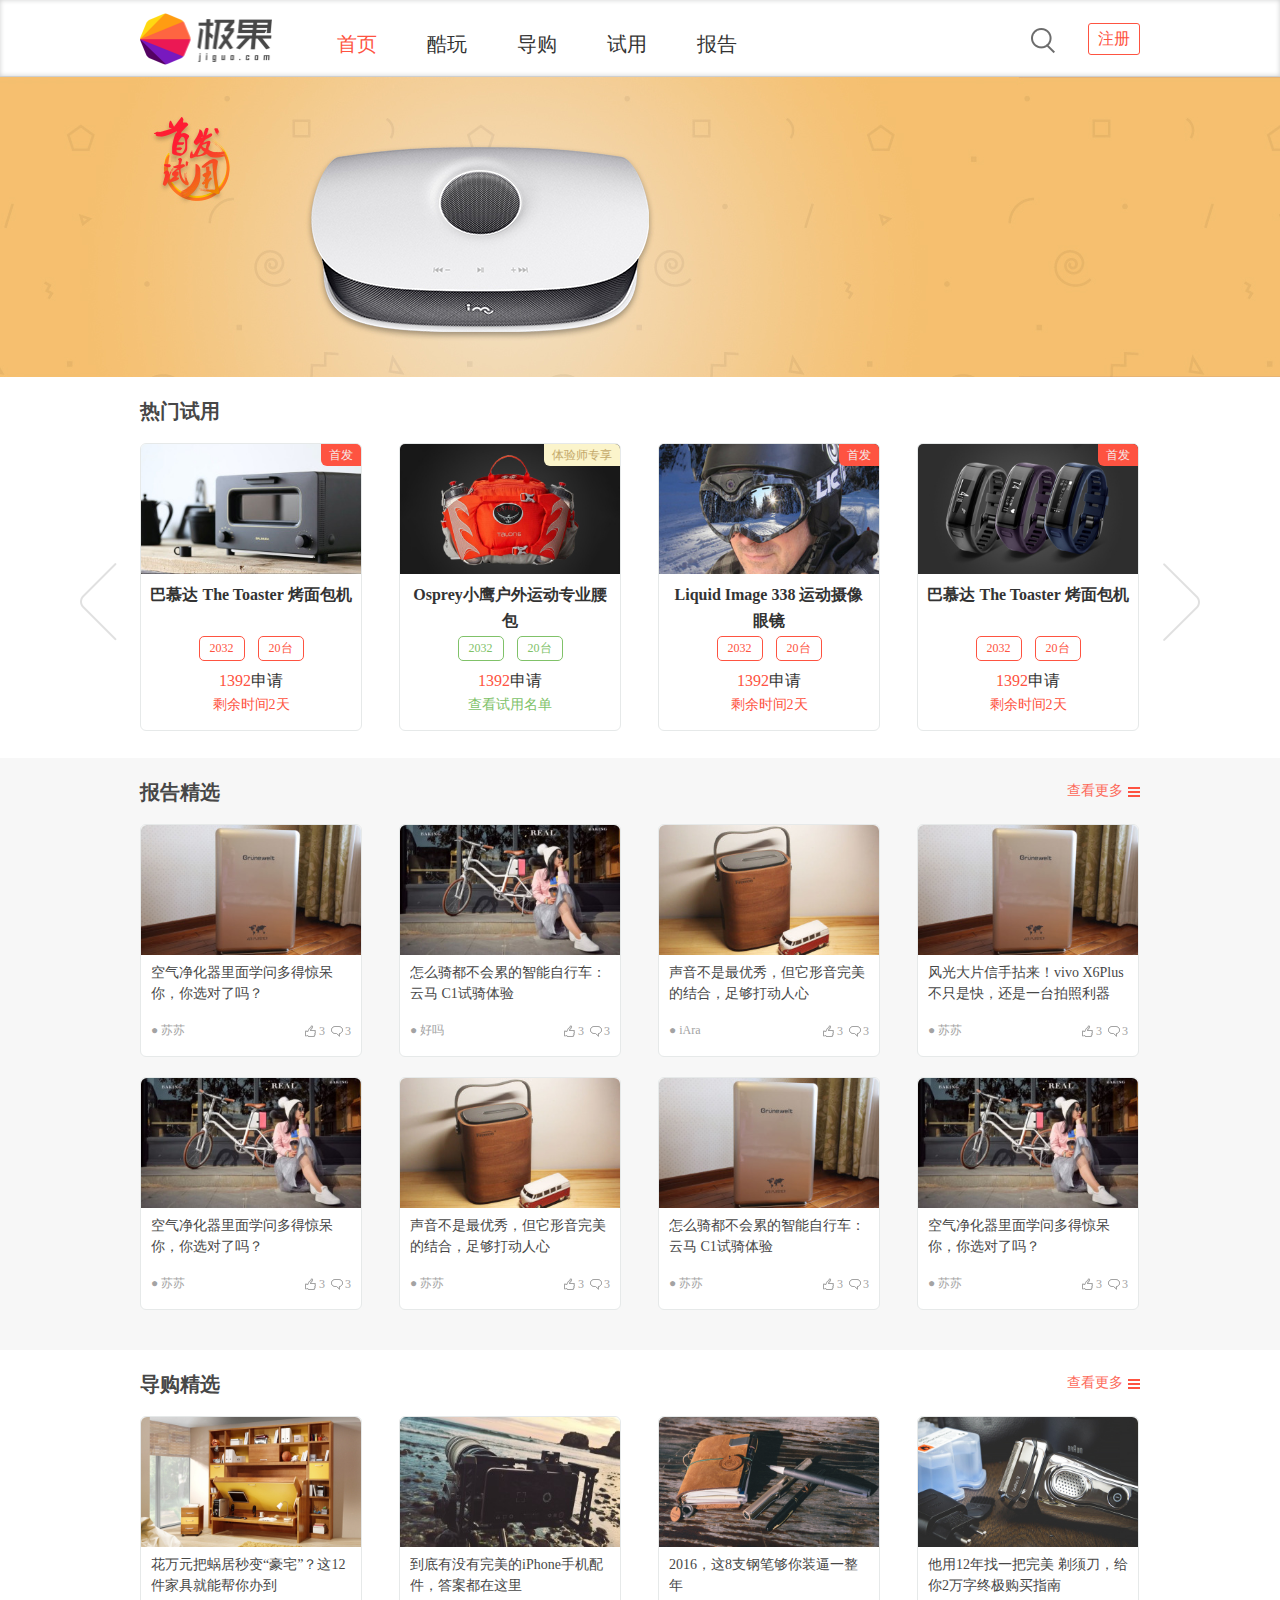
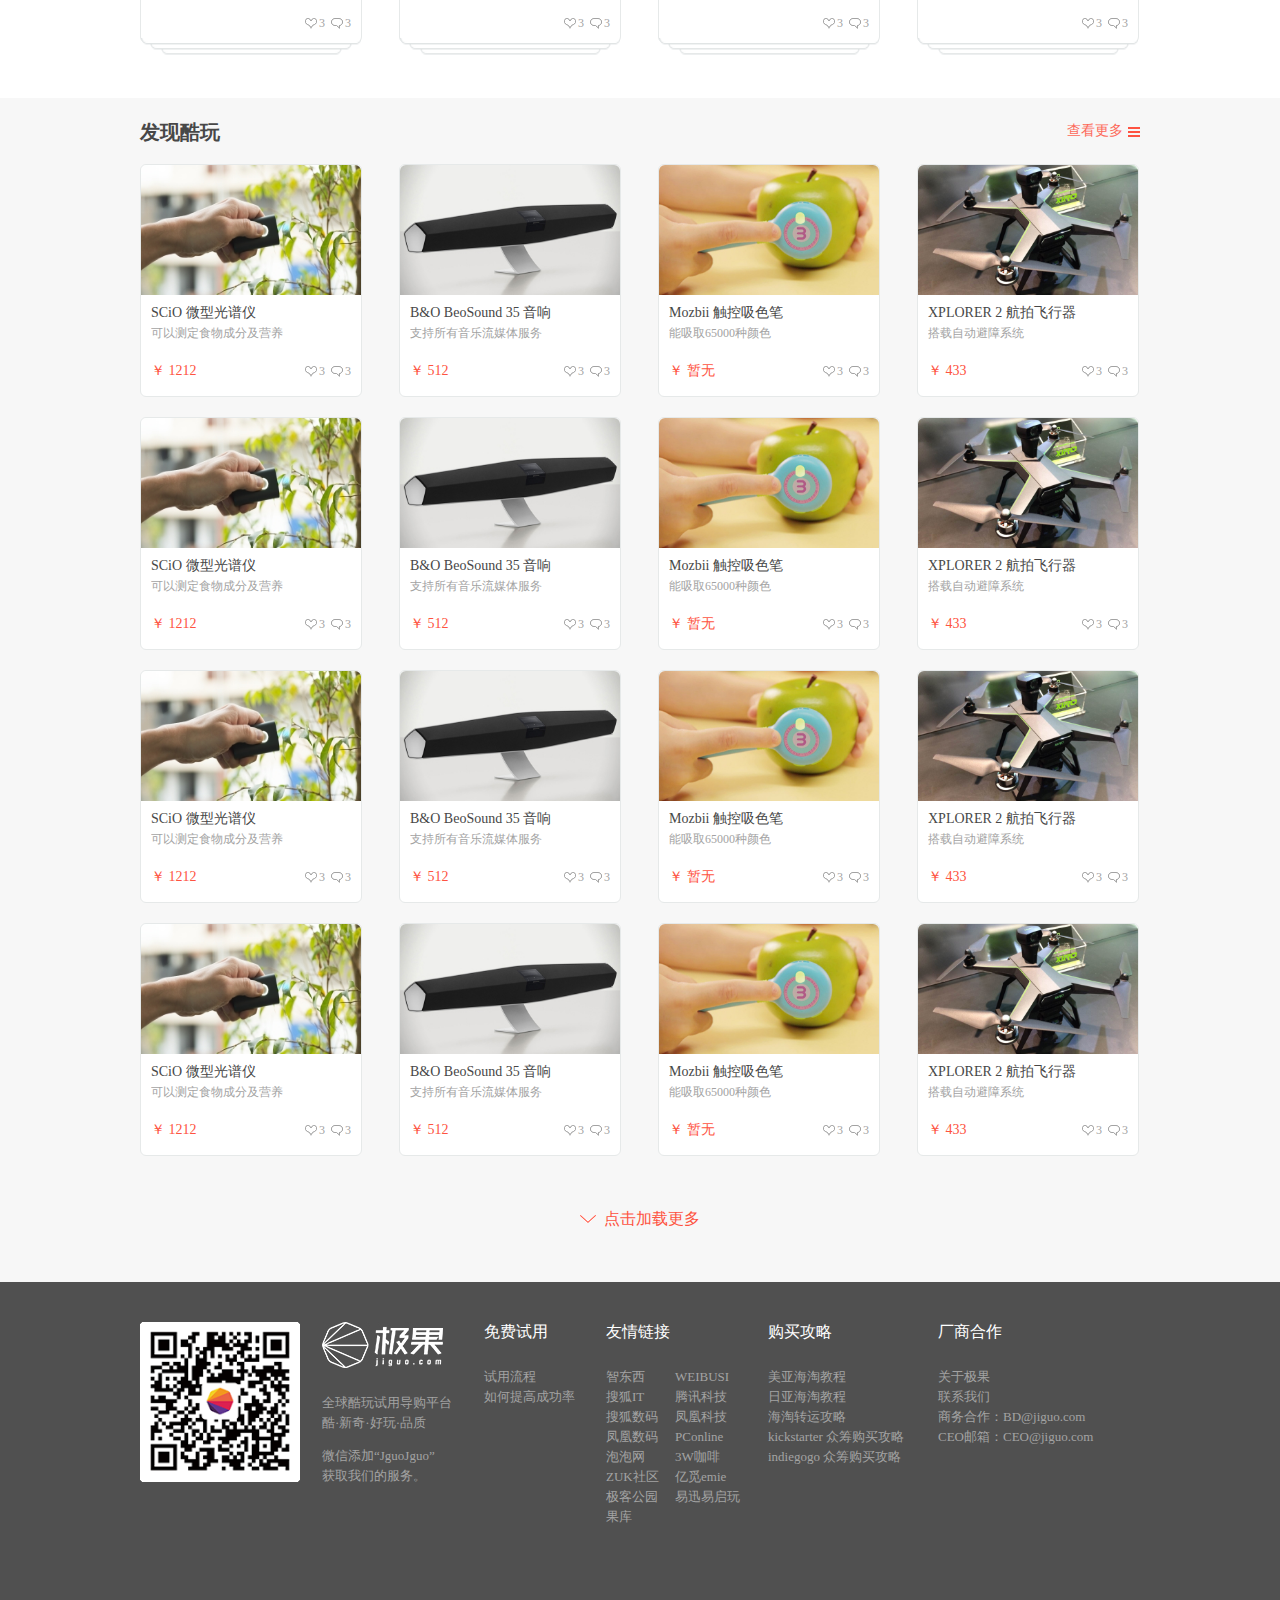
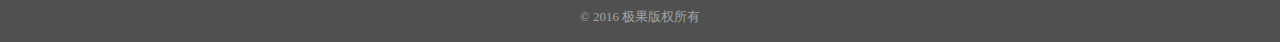
<file: index.html>
<!doctype html>
<html lang="en">

<head>
	<meta charset="UTF-8">
	<title>首页</title>
	<link href="css/common.css" rel="stylesheet" />
	<link href="css/themes.css" rel="stylesheet" />
	<link href="css/style.css" rel="stylesheet" />
	<script src="js/jquery.min.js"></script>
	<script src="js/common.js"></script>
</head>

<body>
	<!--头部-->
	<header class="header">
		<div class="wrap fix">
			<div class="logo left">
				<a href="index.html"><img src="img/logonew.png" width="132" /></a>
			</div>
			<nav>
				<ul>
					<li class="on"><a href="javascript:void(0);">首页</a></li>
					<li><a href="play/index.html">酷玩</a></li>
					<li><a href="guid/index.html">导购</a></li>
					<li><a href="use/index.html">试用</a></li>
					<li><a href="report/index.html">报告</a></li>
				</ul>
			</nav>
			<a href="regist.html" class="login right">注册</a>
			<a href="" class="search right">搜索</a>
		</div>
	</header>
	<!--焦点图-->
	<section class="focus">
		<div class="wrap focus-info">
			<h2>幻响小贝HiFi2.1音箱</h2>
			<p class="label">
				<span>126人申请</span>
				<span>￥599</span>
				<span>20台</span>
			</p>
			<p class="time">申请时间剩余：13天5小时37分钟</p>
			<p class="btn">
				<a href="">立即申请</a>
			</p>
		</div>
	</section>
	<!--热门试用-->
	<section class="wrap hot-box">
		<div class="title">热门试用</div>
		<div class="hot">
			<a href="javascript:void(0);" class="prev"></a>
			<a href="javascript:void(0);" class="next"></a>
			<div class="hot-slide">
				<div class="slide-box use">
					<!--循环第一-->
					<dl class="on">
						<dt>
							<a href="use/detail.html">
								<span class="top-tip shoufa">首发</span>
								<img src="img/hot1.jpg" width="220" height="130" />
								<div class="hot-con">
									<h2 class="name">巴慕达 The Toaster 烤面包机</h2>
									<p class="tabs red">
										<span>2032</span>
										<span>20台</span>
									</p>
									<p class="sq"><span>1392</span>申请</p>
									<p class="current red">剩余时间2天</p>
								</div>
							</a>
						</dt>
						<dt>
							<a href="use/detail.html">
								<span class="top-tip tys">体验师专享</span>
								<img src="img/hot2.jpg" width="220" height="130" />
								<div class="hot-con">
									<h2 class="name">Osprey小鹰户外运动专业腰包</h2>
									<p class="tabs green">
										<span>2032</span>
										<span>20台</span>
									</p>
									<p class="sq"><span>1392</span>申请</p>
									<p class="current green">查看试用名单</p>
								</div>
							</a>
						</dt>
						<dt>
							<a href="use/detail.html">
								<span class="top-tip shoufa">首发</span>
								<img src="img/hot3.jpg" width="220" height="130" />
								<div class="hot-con">
									<h2 class="name">Liquid Image 338 运动摄像眼镜</h2>
									<p class="tabs red">
										<span>2032</span>
										<span>20台</span>
									</p>
									<p class="sq"><span>1392</span>申请</p>
									<p class="current red">剩余时间2天</p>
								</div>
							</a>
						</dt>
						<dt>
							<a href="use/detail.html">
								<span class="top-tip shoufa">首发</span>
								<img src="img/hot4.jpg" width="220" height="130" />
								<div class="hot-con">
									<h2 class="name">巴慕达 The Toaster 烤面包机</h2>
									<p class="tabs red">
										<span>2032</span>
										<span>20台</span>
									</p>
									<p class="sq"><span>1392</span>申请</p>
									<p class="current red">剩余时间2天</p>
								</div>
							</a>
						</dt>
					</dl>
					<!--循环第二-->
					<dl>
						<dt>
							<a href="use/detail.html">
								<span class="top-tip shoufa">首发</span>
								<img src="img/hot5.jpg" width="220" height="130" />
								<div class="hot-con">
									<h2 class="name">巴慕达 The Toaster 烤面包机</h2>
									<p class="tabs red">
										<span>2032</span>
										<span>20台</span>
									</p>
									<p class="sq"><span>1392</span>申请</p>
									<p class="current red">剩余时间2天</p>
								</div>
							</a>
						</dt>
						<dt>
							<a href="use/detail.html">
								<span class="top-tip tys">体验师专享</span>
								<img src="img/hot6.jpg" width="220" height="130" />
								<div class="hot-con">
									<h2 class="name">Osprey小鹰户外运动专业腰包</h2>
									<p class="tabs green">
										<span>2032</span>
										<span>20台</span>
									</p>
									<p class="sq"><span>1392</span>申请</p>
									<p class="current green">查看试用名单</p>
								</div>
							</a>
						</dt>
						<dt>
							<a href="use/detail.html">
								<span class="top-tip shoufa">首发</span>
								<img src="img/hot7.jpg" width="220" height="130" />
								<div class="hot-con">
									<h2 class="name">Liquid Image 338 运动摄像眼镜</h2>
									<p class="tabs red">
										<span>2032</span>
										<span>20台</span>
									</p>
									<p class="sq"><span>1392</span>申请</p>
									<p class="current red">剩余时间2天</p>
								</div>
							</a>
						</dt>
						<dt>
							<a href="use/detail.html">
								<span class="top-tip shoufa">首发</span>
								<img src="img/hot8.jpg" width="220" height="130" />
								<div class="hot-con">
									<h2 class="name">巴慕达 The Toaster 烤面包机</h2>
									<p class="tabs red">
										<span>2032</span>
										<span>20台</span>
									</p>
									<p class="sq"><span>1392</span>申请</p>
									<p class="current red">剩余时间2天</p>
								</div>
							</a>
						</dt>
					</dl>
					<!--循环第三-->
					<dl>
						<dt>
							<a href="use/detail.html">
								<span class="top-tip shoufa">首发</span>
								<img src="img/hot9.jpg" width="220" height="130" />
								<div class="hot-con">
									<h2 class="name">巴慕达 The Toaster 烤面包机</h2>
									<p class="tabs red">
										<span>2032</span>
										<span>20台</span>
									</p>
									<p class="sq"><span>1392</span>申请</p>
									<p class="current red">剩余时间2天</p>
								</div>
							</a>
						</dt>
						<dt>
							<a href="use/detail.html">
								<span class="top-tip tys">体验师专享</span>
								<img src="img/hot10.jpg" width="220" height="130" />
								<div class="hot-con">
									<h2 class="name">Osprey小鹰户外运动专业腰包</h2>
									<p class="tabs green">
										<span>2032</span>
										<span>20台</span>
									</p>
									<p class="sq"><span>1392</span>申请</p>
									<p class="current green">查看试用名单</p>
								</div>
							</a>
						</dt>
						<dt>
							<a href="use/detail.html">
								<span class="top-tip shoufa">首发</span>
								<img src="img/hot11.jpg" width="220" height="130" />
								<div class="hot-con">
									<h2 class="name">Liquid Image 338 运动摄像眼镜</h2>
									<p class="tabs red">
										<span>2032</span>
										<span>20台</span>
									</p>
									<p class="sq"><span>1392</span>申请</p>
									<p class="current red">剩余时间2天</p>
								</div>
							</a>
						</dt>
						<dt>
							<a href="use/detail.html">
								<span class="top-tip shoufa">首发</span>
								<img src="img/hot12.jpg" width="220" height="130" />
								<div class="hot-con">
									<h2 class="name">巴慕达 The Toaster 烤面包机</h2>
									<p class="tabs red">
										<span>2032</span>
										<span>20台</span>
									</p>
									<p class="sq"><span>1392</span>申请</p>
									<p class="current red">剩余时间2天</p>
								</div>
							</a>
						</dt>
					</dl>
				</div>
			</div>
		</div>
	</section>
	<!--报告精选-->
	<section class="report-box">
		<div class="wrap report common">
			<div class="title">报告精选<a href="" class="more">查看更多</a></div>
			<ul>
				<li>
					<a href="guid/detail.html">
						<img src="img/re1.jpg" width="220" height="130" />
						<div class="info">
							<p class="name">空气净化器里面学问多得惊呆你，你选对了吗？</p>
							<div class="tip fix">
								<span class="nick left">● 苏苏</span>
								<div class="right icon">
									<span class="zan">3</span>
									<span class="look">3</span>
								</div>
							</div>
						</div>
					</a>
				</li>
				<li>
					<a href="guid/detail.html">
						<img src="img/re2.jpg" width="220" height="130" />
						<div class="info">
							<p class="name">怎么骑都不会累的智能自行车：云马 C1试骑体验</p>
							<div class="tip fix">
								<span class="nick left">● 好吗</span>
								<div class="right icon">
									<span class="zan">3</span>
									<span class="look">3</span>
								</div>
							</div>
						</div>
					</a>
				</li>
				<li>
					<a href="guid/detail.html">
						<img src="img/re3.jpg" width="220" height="130" />
						<div class="info">
							<p class="name">声音不是最优秀，但它形音完美的结合，足够打动人心</p>
							<div class="tip fix">
								<span class="nick left">● iAra</span>
								<div class="right icon">
									<span class="zan">3</span>
									<span class="look">3</span>
								</div>
							</div>
						</div>
					</a>
				</li>
				<li>
					<a href="guid/detail.html">
						<img src="img/re1.jpg" width="220" height="130" />
						<div class="info">
							<p class="name">风光大片信手拈来！vivo X6Plus不只是快，还是一台拍照利器</p>
							<div class="tip fix">
								<span class="nick left">● 苏苏</span>
								<div class="right icon">
									<span class="zan">3</span>
									<span class="look">3</span>
								</div>
							</div>
						</div>
					</a>
				</li>
				<li>
					<a href="guid/detail.html">
						<img src="img/re2.jpg" width="220" height="130" />
						<div class="info">
							<p class="name">空气净化器里面学问多得惊呆你，你选对了吗？</p>
							<div class="tip fix">
								<span class="nick left">● 苏苏</span>
								<div class="right icon">
									<span class="zan">3</span>
									<span class="look">3</span>
								</div>
							</div>
						</div>
					</a>
				</li>
				<li>
					<a href="guid/detail.html">
						<img src="img/re3.jpg" width="220" height="130" />
						<div class="info">
							<p class="name">声音不是最优秀，但它形音完美的结合，足够打动人心</p>
							<div class="tip fix">
								<span class="nick left">● 苏苏</span>
								<div class="right icon">
									<span class="zan">3</span>
									<span class="look">3</span>
								</div>
							</div>
						</div>
					</a>
				</li>
				<li>
					<a href="guid/detail.html">
						<img src="img/re1.jpg" width="220" height="130" />
						<div class="info">
							<p class="name">怎么骑都不会累的智能自行车：云马 C1试骑体验</p>
							<div class="tip fix">
								<span class="nick left">● 苏苏</span>
								<div class="right icon">
									<span class="zan">3</span>
									<span class="look">3</span>
								</div>
							</div>
						</div>
					</a>
				</li>
				<li>
					<a href="guid/detail.html">
						<img src="img/re2.jpg" width="220" height="130" />
						<div class="info">
							<p class="name">空气净化器里面学问多得惊呆你，你选对了吗？</p>
							<div class="tip fix">
								<span class="nick left">● 苏苏</span>
								<div class="right icon">
									<span class="zan">3</span>
									<span class="look">3</span>
								</div>
							</div>
						</div>
					</a>
				</li>
			</ul>
		</div>
	</section>
	<!--导购精选-->
	<section class="wrap guide common">
		<div class="title">导购精选<a href="" class="more">查看更多</a></div>
		<ul>
			<li>
				<a href="guid/detail.html">
					<img src="img/g1.jpg" width="220" height="130" />
					<div class="info">
						<p class="name">花万元把蜗居秒变“豪宅”？这12件家具就能帮你办到</p>
						<div class="tip fix">
							<div class="right icon">
								<span class="xin">3</span>
								<span class="look">3</span>
							</div>
						</div>
					</div>
				</a>
			</li>
			<li>
				<a href="guid/detail.html">
					<img src="img/g2.jpg" width="220" height="130" />
					<div class="info">
						<p class="name">到底有没有完美的iPhone手机配件，答案都在这里</p>
						<div class="tip fix">
							<div class="right icon">
								<span class="xin">3</span>
								<span class="look">3</span>
							</div>
						</div>
					</div>
				</a>
			</li>
			<li>
				<a href="guid/detail.html">
					<img src="img/g3.jpg" width="220" height="130" />
					<div class="info">
						<p class="name">2016，这8支钢笔够你装逼一整年</p>
						<div class="tip fix">
							<div class="right icon">
								<span class="xin">3</span>
								<span class="look">3</span>
							</div>
						</div>
					</div>
				</a>
			</li>
			<li>
				<a href="guid/detail.html">
					<img src="img/g4.jpg" width="220" height="130" />
					<div class="info">
						<p class="name">他用12年找一把完美 剃须刀，给你2万字终极购买指南</p>
						<div class="tip fix">
							<div class="right icon">
								<span class="xin">3</span>
								<span class="look">3</span>
							</div>
						</div>
					</div>
				</a>
			</li>
		</ul>
	</section>
	<!--发现酷玩-->
	<section class="report-box">
		<div class="wrap play common">
			<div class="title">发现酷玩<a href="" class="more">查看更多</a></div>
			<ul id="myDiv">
				<li>
					<a href="use/detail.html">
						<img src="img/k1.jpg" width="220" height="130" />
						<div class="info">
							<p class="name">SCiO 微型光谱仪<span>可以测定食物成分及营养</span></p>
							<div class="tip fix">
								<span class="price left">￥ 1212</span>
								<div class="right icon">
									<span class="xin">3</span>
									<span class="look">3</span>
								</div>
							</div>
						</div>
					</a>
				</li>
				<li>
					<a href="use/detail.html">
						<img src="img/k2.jpg" width="220" height="130" />
						<div class="info">
							<p class="name">B&O BeoSound 35 音响<span>支持所有音乐流媒体服务</span></p>
							<div class="tip fix">
								<span class="price left">￥ 512</span>
								<div class="right icon">
									<span class="xin">3</span>
									<span class="look">3</span>
								</div>
							</div>
						</div>
					</a>
				</li>
				<li>
					<a href="use/detail.html">
						<img src="img/k3.jpg" width="220" height="130" />
						<div class="info">
							<p class="name">Mozbii 触控吸色笔<span>能吸取65000种颜色</span></p>
							<div class="tip fix">
								<span class="price left">￥ 暂无</span>
								<div class="right icon">
									<span class="xin">3</span>
									<span class="look">3</span>
								</div>
							</div>
						</div>
					</a>
				</li>
				<li>
					<a href="use/detail.html">
						<img src="img/k4.jpg" width="220" height="130" />
						<div class="info">
							<p class="name">XPLORER 2 航拍飞行器<span>搭载自动避障系统</span></p>
							<div class="tip fix">
								<span class="price left">￥ 433</span>
								<div class="right icon">
									<span class="xin">3</span>
									<span class="look">3</span>
								</div>
							</div>
						</div>
					</a>
				</li>
				<li>
					<a href="use/detail.html">
						<img src="img/k1.jpg" width="220" height="130" />
						<div class="info">
							<p class="name">SCiO 微型光谱仪<span>可以测定食物成分及营养</span></p>
							<div class="tip fix">
								<span class="price left">￥ 1212</span>
								<div class="right icon">
									<span class="xin">3</span>
									<span class="look">3</span>
								</div>
							</div>
						</div>
					</a>
				</li>
				<li>
					<a href="use/detail.html">
						<img src="img/k2.jpg" width="220" height="130" />
						<div class="info">
							<p class="name">B&O BeoSound 35 音响<span>支持所有音乐流媒体服务</span></p>
							<div class="tip fix">
								<span class="price left">￥ 512</span>
								<div class="right icon">
									<span class="xin">3</span>
									<span class="look">3</span>
								</div>
							</div>
						</div>
					</a>
				</li>
				<li>
					<a href="use/detail.html">
						<img src="img/k3.jpg" width="220" height="130" />
						<div class="info">
							<p class="name">Mozbii 触控吸色笔<span>能吸取65000种颜色</span></p>
							<div class="tip fix">
								<span class="price left">￥ 暂无</span>
								<div class="right icon">
									<span class="xin">3</span>
									<span class="look">3</span>
								</div>
							</div>
						</div>
					</a>
				</li>
				<li>
					<a href="use/detail.html">
						<img src="img/k4.jpg" width="220" height="130" />
						<div class="info">
							<p class="name">XPLORER 2 航拍飞行器<span>搭载自动避障系统</span></p>
							<div class="tip fix">
								<span class="price left">￥ 433</span>
								<div class="right icon">
									<span class="xin">3</span>
									<span class="look">3</span>
								</div>
							</div>
						</div>
					</a>
				</li>
				<li>
					<a href="use/detail.html">
						<img src="img/k1.jpg" width="220" height="130" />
						<div class="info">
							<p class="name">SCiO 微型光谱仪<span>可以测定食物成分及营养</span></p>
							<div class="tip fix">
								<span class="price left">￥ 1212</span>
								<div class="right icon">
									<span class="xin">3</span>
									<span class="look">3</span>
								</div>
							</div>
						</div>
					</a>
				</li>
				<li>
					<a href="use/detail.html">
						<img src="img/k2.jpg" width="220" height="130" />
						<div class="info">
							<p class="name">B&O BeoSound 35 音响<span>支持所有音乐流媒体服务</span></p>
							<div class="tip fix">
								<span class="price left">￥ 512</span>
								<div class="right icon">
									<span class="xin">3</span>
									<span class="look">3</span>
								</div>
							</div>
						</div>
					</a>
				</li>
				<li>
					<a href="use/detail.html">
						<img src="img/k3.jpg" width="220" height="130" />
						<div class="info">
							<p class="name">Mozbii 触控吸色笔<span>能吸取65000种颜色</span></p>
							<div class="tip fix">
								<span class="price left">￥ 暂无</span>
								<div class="right icon">
									<span class="xin">3</span>
									<span class="look">3</span>
								</div>
							</div>
						</div>
					</a>
				</li>
				<li>
					<a href="use/detail.html">
						<img src="img/k4.jpg" width="220" height="130" />
						<div class="info">
							<p class="name">XPLORER 2 航拍飞行器<span>搭载自动避障系统</span></p>
							<div class="tip fix">
								<span class="price left">￥ 433</span>
								<div class="right icon">
									<span class="xin">3</span>
									<span class="look">3</span>
								</div>
							</div>
						</div>
					</a>
				</li>
				<li>
					<a href="use/detail.html">
						<img src="img/k1.jpg" width="220" height="130" />
						<div class="info">
							<p class="name">SCiO 微型光谱仪<span>可以测定食物成分及营养</span></p>
							<div class="tip fix">
								<span class="price left">￥ 1212</span>
								<div class="right icon">
									<span class="xin">3</span>
									<span class="look">3</span>
								</div>
							</div>
						</div>
					</a>
				</li>
				<li>
					<a href="use/detail.html">
						<img src="img/k2.jpg" width="220" height="130" />
						<div class="info">
							<p class="name">B&O BeoSound 35 音响<span>支持所有音乐流媒体服务</span></p>
							<div class="tip fix">
								<span class="price left">￥ 512</span>
								<div class="right icon">
									<span class="xin">3</span>
									<span class="look">3</span>
								</div>
							</div>
						</div>
					</a>
				</li>
				<li>
					<a href="use/detail.html">
						<img src="img/k3.jpg" width="220" height="130" />
						<div class="info">
							<p class="name">Mozbii 触控吸色笔<span>能吸取65000种颜色</span></p>
							<div class="tip fix">
								<span class="price left">￥ 暂无</span>
								<div class="right icon">
									<span class="xin">3</span>
									<span class="look">3</span>
								</div>
							</div>
						</div>
					</a>
				</li>
				<li>
					<a href="use/detail.html">
						<img src="img/k4.jpg" width="220" height="130" />
						<div class="info">
							<p class="name">XPLORER 2 航拍飞行器<span>搭载自动避障系统</span></p>
							<div class="tip fix">
								<span class="price left">￥ 433</span>
								<div class="right icon">
									<span class="xin">3</span>
									<span class="look">3</span>
								</div>
							</div>
						</div>
					</a>
				</li>
			</ul>
			<!---->
			<div class="playMore">
				<a href="javascript:void(0);" class="more-btn comMore">点击加载更多</a>
			</div>
		</div>
	</section>
	<!--底部-->
	<footer class="foot">
		<section class="wrap">
			<div class="fix">
				<dl><img src="img/code.png" width="160" height="160" /></dl>
				<dl>
					<dt><img src="img/logoImg.jpg" /></dt>
					<dd>全球酷玩试用导购平台<br>酷·新奇·好玩·品质</dd>
					<dd>微信添加“JguoJguo” <br>获取我们的服务。</dd>
				</dl>
				<dl>
					<dt>免费试用</dt>
					<dd><a href="help.html#lc">试用流程</a></dd>
					<dd><a href="help.html#cg">如何提高成功率</a></dd>
				</dl>
				<dl>
					<dt>友情链接</dt>
					<dd><a href="#">智东西</a><a href="#">WEIBUSI</a></dd>
					<dd><a href="#">搜狐IT</a><a href="#">腾讯科技</a></dd>
					<dd><a href="#">搜狐数码</a><a href="#">凤凰科技</a></dd>
					<dd><a href="#">凤凰数码</a><a href="#">PConline</a></dd>
					<dd><a href="#">泡泡网</a><a href="#">3W咖啡</a></dd>
					<dd><a href="#">ZUK社区</a><a href="#">亿觅emie</a></dd>
					<dd><a href="#">极客公园</a><a href="#">易迅易启玩</a></dd>
					<dd><a href="#">果库</a></dd>
				</dl>
				<dl>
					<dt>购买攻略</dt>
					<dd><a href="#">美亚海淘教程</a></dd>
					<dd><a href="#">日亚海淘教程</a></dd>
					<dd><a href="#">海淘转运攻略</a></dd>
					<dd><a href="#">kickstarter 众筹购买攻略</a></dd>
					<dd><a href="#">indiegogo 众筹购买攻略</a></dd>
				</dl>
				<dl>
					<dt>厂商合作</dt>
					<dd><a href="about.html">关于极果</a></dd>
					<dd><a href="about.html#connect">联系我们</a></dd>
					<dd><a href="mailto:BD@jiguo.com">商务合作：BD@jiguo.com</a></dd>
					<dd><a href="mailto:CEO@jiguo.com">CEO邮箱：CEO@jiguo.com</a></dd>
				</dl>
			</div>
			<p class="copy">© 2016 极果版权所有</p>
		</section>
	</footer>
	<!--返回顶部-->
	<a href="javascript:void(0);" class="backTop" id="back">返回顶部</a>
</body>

</html>
</file>
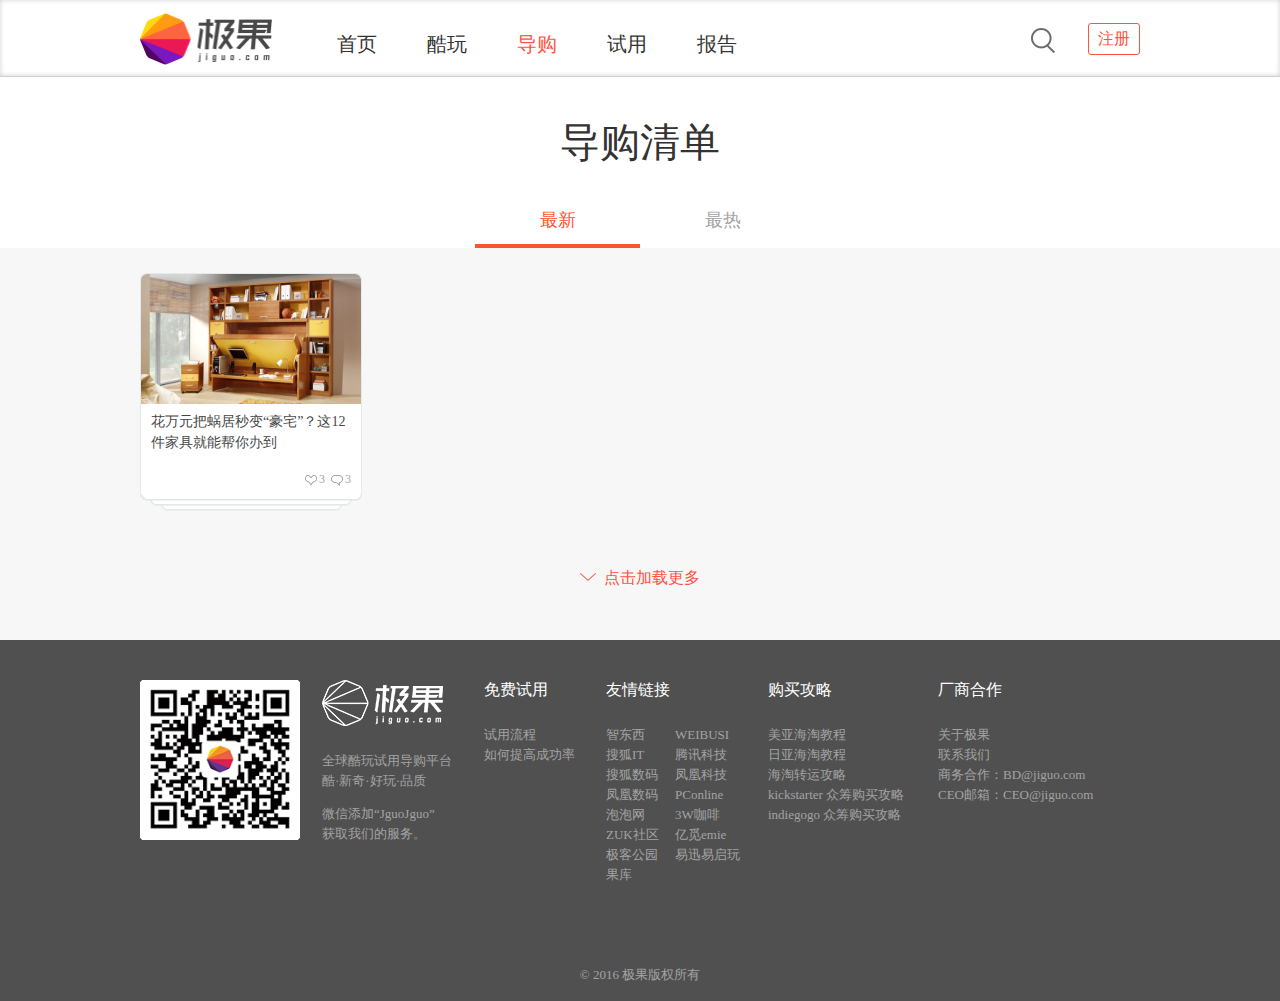
<file: guid/index.html>
<!DOCTYPE html>
<html lang="en">

<head>
    <meta charset="UTF-8">
    <meta http-equiv="X-UA-Compatible" content="IE=edge">
    <meta name="viewport" content="width=device-width, initial-scale=1.0">
    <link href="../css/common.css" rel="stylesheet" />
    <link href="../css/themes.css" rel="stylesheet" />
    <link href="../css/style.css" rel="stylesheet" />
    <title>Document</title>
</head>

<body>
    <!--头部-->
    <header class="header">
        <div class="wrap fix">
            <div class="logo left">
                <a href="../index.html"><img src="../img/logonew.png" width="132" /></a>
            </div>
            <nav>
                <ul>
                    <li><a href="../index.html">首页</a></li>
                    <li><a href="../play/index.html">酷玩</a></li>
                    <li class="on"><a href="javascript:void(0);">导购</a></li>
                    <li><a href="../use/index.html">试用</a></li>
                    <li><a href="../report/index.html">报告</a></li>
                </ul>
            </nav>
            <a href="../regist.html" class="login right">注册</a>
            <a href="" class="search right">搜索</a>
        </div>
    </header>
    <!--酷玩top-->
    <section class="wrap play-top">
        <h1>导购清单</h1>
        <nav class="play-nav">
            <a href="javascript:void(0);" class="on">最新</a>
            <a href="hot.html">最热</a>
        </nav>
    </section>
    <!--导购精选-->
    <section class="report-box">
        <div class="wrap guide common pad25">
            <ul id="myDiv">
                <li>
                    <a href="detail.html">
                        <img src="../img/g1.jpg" width="220" height="130" />
                        <div class="info">
                            <p class="name">花万元把蜗居秒变“豪宅”？这12件家具就能帮你办到</p>
                            <div class="tip fix">
                                <div class="right icon">
                                    <span class="xin">3</span>
                                    <span class="look">3</span>
                                </div>
                            </div>
                        </div>
                    </a>
                </li>
            </ul>
            <div class="playMore">
                <a href="javascript:void(0);" class="more-btn" id="guid-btn">点击加载更多</a>
            </div>
        </div>
    </section>
    <!--底部-->
    <footer class="foot">
        <section class="wrap">
            <div class="fix">
                <dl><img src="../img/code.png" width="160" height="160" /></dl>
                <dl>
                    <dt><img src="../img/logoImg.jpg" /></dt>
                    <dd>全球酷玩试用导购平台<br>酷·新奇·好玩·品质</dd>
                    <dd>微信添加“JguoJguo” <br>获取我们的服务。</dd>
                </dl>
                <dl>
                    <dt>免费试用</dt>
                    <dd><a href="../help.html#lc">试用流程</a></dd>
                    <dd><a href="../help.html#cg">如何提高成功率</a></dd>
                </dl>
                <dl>
                    <dt>友情链接</dt>
                    <dd><a href="http://www.zhidx.com/">智东西</a><a href="http://www.weibusi.net/">WEIBUSI</a></dd>
                    <dd><a href="http://it.sohu.com/">搜狐IT</a><a href="http://tech.qq.com/">腾讯科技</a></dd>
                    <dd><a href="http://digi.it.sohu.com/">搜狐数码</a><a href="http://tech.ifeng.com/">凤凰科技</a></dd>
                    <dd><a href="http://digi.ifeng.com/">凤凰数码</a><a href="http://product.pconline.com.cn/">PConline</a>
                    </dd>
                    <dd><a href="http://www.pcpop.com/">泡泡网</a><a href="http://www.3wcoffee.com/">3W咖啡</a></dd>
                    <dd><a href="http://bbs.zuk.cn/">ZUK社区</a><a href="http://emie.com/">亿觅emie</a></dd>
                    <dd><a href="http://www.geekpark.net/">极客公园</a><a href="http://zdm.yixun.com/index.html">易迅易启玩</a>
                    </dd>
                    <dd><a href="http://www.guoku.com/">果库</a></dd>
                </dl>
                <dl>
                    <dt>购买攻略</dt>
                    <dd><a href="#">美亚海淘教程</a></dd>
                    <dd><a href="#">日亚海淘教程</a></dd>
                    <dd><a href="#">海淘转运攻略</a></dd>
                    <dd><a href="#">kickstarter 众筹购买攻略</a></dd>
                    <dd><a href="#">indiegogo 众筹购买攻略</a></dd>
                </dl>
                <dl>
                    <dt>厂商合作</dt>
                    <dd><a href="../about.html">关于极果</a></dd>
                    <dd><a href="../about.html#connect">联系我们</a></dd>
                    <dd><a href="mailto:BD@jiguo.com">商务合作：BD@jiguo.com</a></dd>
                    <dd><a href="mailto:CEO@jiguo.com">CEO邮箱：CEO@jiguo.com</a></dd>
                </dl>
            </div>
            <p class="copy">© 2016 极果版权所有</p>
        </section>
    </footer>
</body>

</html>
<script>
    window.onload = function fn() {
        // 1、创建对象
        var ajax_ = new XMLHttpRequest() || new ActiveXObject('Microsoft.XMLHTT');
        //2、建立连接
        // ajax_.open('get','./demo.txt',true);
        ajax_.open('get', 'http://localhost:3000/guid/new', true);

        //3、发送请求
        ajax_.send();

        //4、接收服务器数据
        ajax_.onreadystatechange = function () {

            if (ajax_.readyState == 4) {
                if (ajax_.status == 200) {
                    console.log(ajax_.responseText);
                    var json_ = ajax_.responseText;

                    // json转换字符串
                    json_ = JSON.parse(json_);

                    console.log(json_);
                    var str = '';
                    for (var item of json_) {


                        str += `
                        <li>
                    <a href="detail.html">
                        <img src="${item.img}" width="220" height="130" />
                        <div class="info">
                            <p class="name">${item.text}</p>
                            <div class="tip fix">
                                <div class="right icon">
                                    <span class="xin">3</span>
                                    <span class="look">3</span>
                                </div>
                            </div>
                        </div>
                    </a>
                </li>                    
                `;
                    }

                    var myul = document.getElementById('myDiv');
                    myul.innerHTML = str;

                    // console.log(str);
                    // myul.appendChild(str);
                } else {
                    console.log('获取连接失败');
                }
            }
        }

    }
</script>
</file>
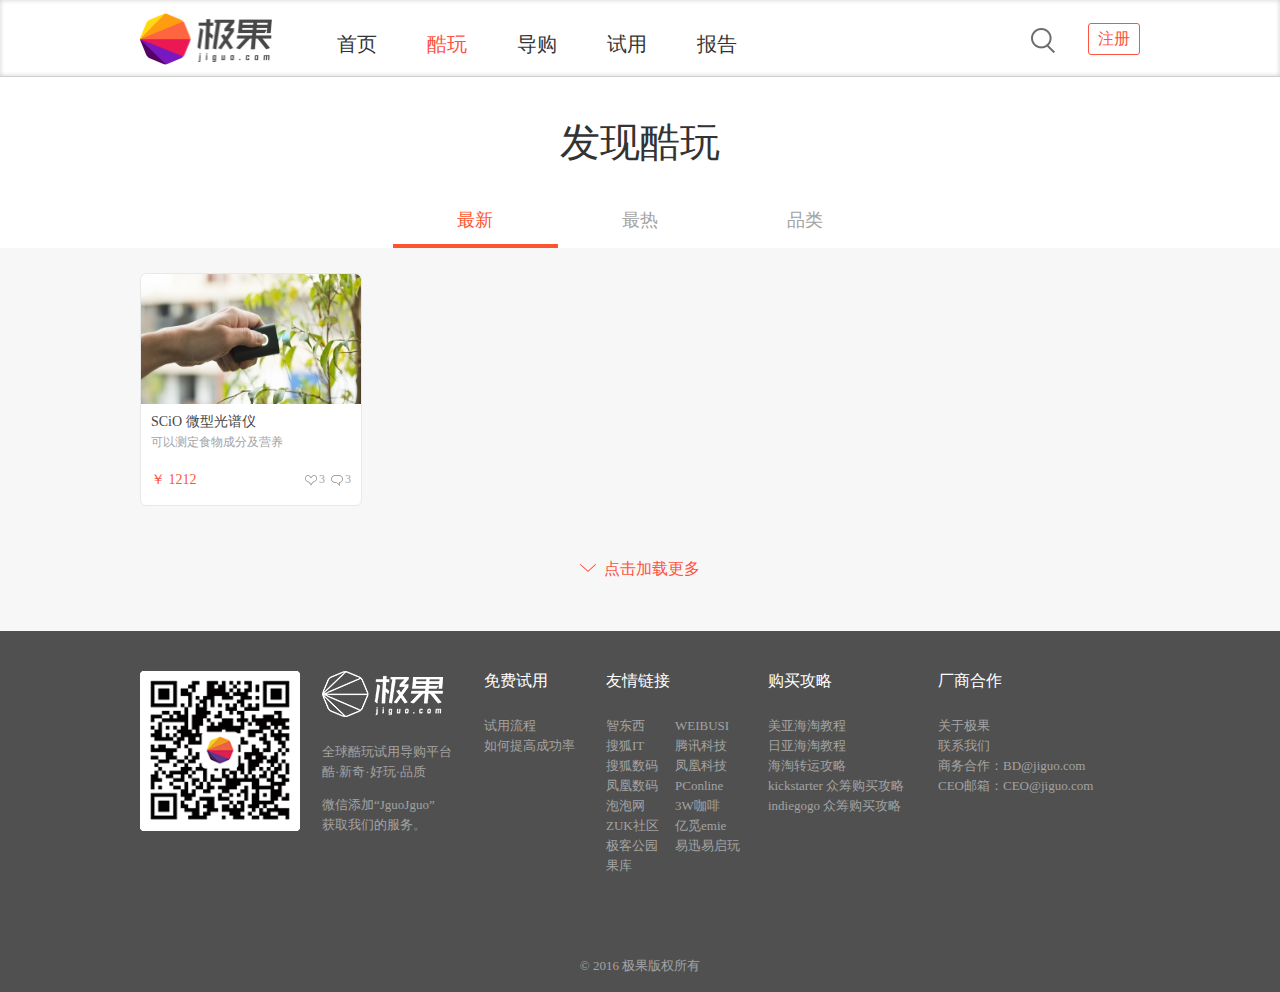
<file: play/index.html>
<!DOCTYPE html>
<html lang="en">

<head>
    <meta charset="UTF-8">
    <meta http-equiv="X-UA-Compatible" content="IE=edge">
    <meta name="viewport" content="width=device-width, initial-scale=1.0">
    <link href="../css/common.css" rel="stylesheet" />
    <link href="../css/themes.css" rel="stylesheet" />
    <link href="../css/style.css" rel="stylesheet" />
    <title>Document</title>
</head>

<body>
    <!--头部-->
    <header class="header">
        <div class="wrap fix">
            <div class="logo left">
                <a href="../index.html"><img src="../img/logonew.png" width="132" /></a>
            </div>
            <nav>
                <ul>
                    <li><a href="../index.html">首页</a></li>
                    <li class="on"><a href="javascript:void(0);">酷玩</a></li>
                    <li><a href="../guid/index.html">导购</a></li>
                    <li><a href="../use/index.html">试用</a></li>
                    <li><a href="../report/index.html">报告</a></li>
                </ul>
            </nav>
            <a href="../regist.html" class="login right">注册</a>
            <a href="" class="search right">搜索</a>
        </div>
    </header>
    <!--酷玩top-->
    <section class="wrap play-top">
        <h1>发现酷玩</h1>
        <nav class="play-nav">
            <a href="javascript:void(0);" class="on">最新</a>
            <a href="hot.html">最热</a>
            <a href="category.html">品类</a>
        </nav>
    </section>
    <!--发现酷玩-->
    <section class="report-box">
        <div class="wrap play common pad25">
            <ul id="myDiv">
                <li>
                    <a href="../use/detail.html">
                        <img src="../img/k1.jpg" width="220" height="130" />
                        <div class="info">
                            <p class="name">SCiO 微型光谱仪<span>可以测定食物成分及营养</span></p>
                            <div class="tip fix">
                                <span class="price left">￥ 1212</span>
                                <div class="right icon">
                                    <span class="xin">3</span>
                                    <span class="look">3</span>
                                </div>
                            </div>
                        </div>
                    </a>
                </li>
            </ul>
            <div class="playMore">
                <a href="javascript:void(0);" class="more-btn comMore">点击加载更多</a>
            </div>
        </div>
    </section>
    <!--底部-->
    <footer class="foot">
        <section class="wrap">
            <div class="fix">
                <dl><img src="../img/code.png" width="160" height="160" /></dl>
                <dl>
                    <dt><img src="../img/logoImg.jpg" /></dt>
                    <dd>全球酷玩试用导购平台<br>酷·新奇·好玩·品质</dd>
                    <dd>微信添加“JguoJguo” <br>获取我们的服务。</dd>
                </dl>
                <dl>
                    <dt>免费试用</dt>
                    <dd><a href="../help.html#lc">试用流程</a></dd>
                    <dd><a href="../help.html#cg">如何提高成功率</a></dd>
                </dl>
                <dl>
                    <dt>友情链接</dt>
                    <dd><a href="http://www.zhidx.com/">智东西</a><a href="http://www.weibusi.net/">WEIBUSI</a></dd>
                    <dd><a href="http://it.sohu.com/">搜狐IT</a><a href="http://tech.qq.com/">腾讯科技</a></dd>
                    <dd><a href="http://digi.it.sohu.com/">搜狐数码</a><a href="http://tech.ifeng.com/">凤凰科技</a></dd>
                    <dd><a href="http://digi.ifeng.com/">凤凰数码</a><a href="http://product.pconline.com.cn/">PConline</a>
                    </dd>
                    <dd><a href="http://www.pcpop.com/">泡泡网</a><a href="http://www.3wcoffee.com/">3W咖啡</a></dd>
                    <dd><a href="http://bbs.zuk.cn/">ZUK社区</a><a href="http://emie.com/">亿觅emie</a></dd>
                    <dd><a href="http://www.geekpark.net/">极客公园</a><a href="http://zdm.yixun.com/index.html">易迅易启玩</a>
                    </dd>
                    <dd><a href="http://www.guoku.com/">果库</a></dd>
                </dl>
                <dl>
                    <dt>购买攻略</dt>
                    <dd><a href="#">美亚海淘教程</a></dd>
                    <dd><a href="#">日亚海淘教程</a></dd>
                    <dd><a href="#">海淘转运攻略</a></dd>
                    <dd><a href="#">kickstarter 众筹购买攻略</a></dd>
                    <dd><a href="#">indiegogo 众筹购买攻略</a></dd>
                </dl>
                <dl>
                    <dt>厂商合作</dt>
                    <dd><a href="../about.html">关于极果</a></dd>
                    <dd><a href="../about.html#connect">联系我们</a></dd>
                    <dd><a href="mailto:BD@jiguo.com">商务合作：BD@jiguo.com</a></dd>
                    <dd><a href="mailto:CEO@jiguo.com">CEO邮箱：CEO@jiguo.com</a></dd>
                </dl>
            </div>
            <p class="copy">© 2016 极果版权所有</p>
        </section>
    </footer>
</body>

</html>
<script>
    window.onload = function fn() {
        // 1、创建对象
        var ajax_ = new XMLHttpRequest() || new ActiveXObject('Microsoft.XMLHTT');
        //2、建立连接
        // ajax_.open('get','./demo.txt',true);
        ajax_.open('get', 'http://localhost:3000/play/new', true);

        //3、发送请求
        ajax_.send();

        //4、接收服务器数据
        ajax_.onreadystatechange = function () {

            if (ajax_.readyState == 4) {
                if (ajax_.status == 200) {
                    console.log(ajax_.responseText);
                    var json_ = ajax_.responseText;

                    // json转换字符串
                    json_ = JSON.parse(json_);

                    console.log(json_);
                    var str = '';
                    for (var item of json_) {
                        for (var i = 0; i < json_.length; i++)
                            str += `
                        <li>
                    <a href="../use/detail.html">
                        <img src="${item[i].img}" width="220" height="130" />
                        <div class="info">
                            <p class="name">${item[i].text}<span>${item[i].description}</span></p>
                            <div class="tip fix">
                                <span class="price left">${item[i].price}</span>
                                <div class="right icon">
                                    <span class="xin">${item[i].like}</span>
                                    <span class="look">${item[i].words}</span>
                                </div>
                            </div>
                        </div>
                    </a>
                </li>
                `;
                    }

                    var myul = document.getElementById('myDiv');
                    myul.innerHTML = str;

                    // console.log(str);
                    // myul.appendChild(str);
                } else {
                    console.log('获取连接失败');
                }
            }
        }

    }
</script>
</file>
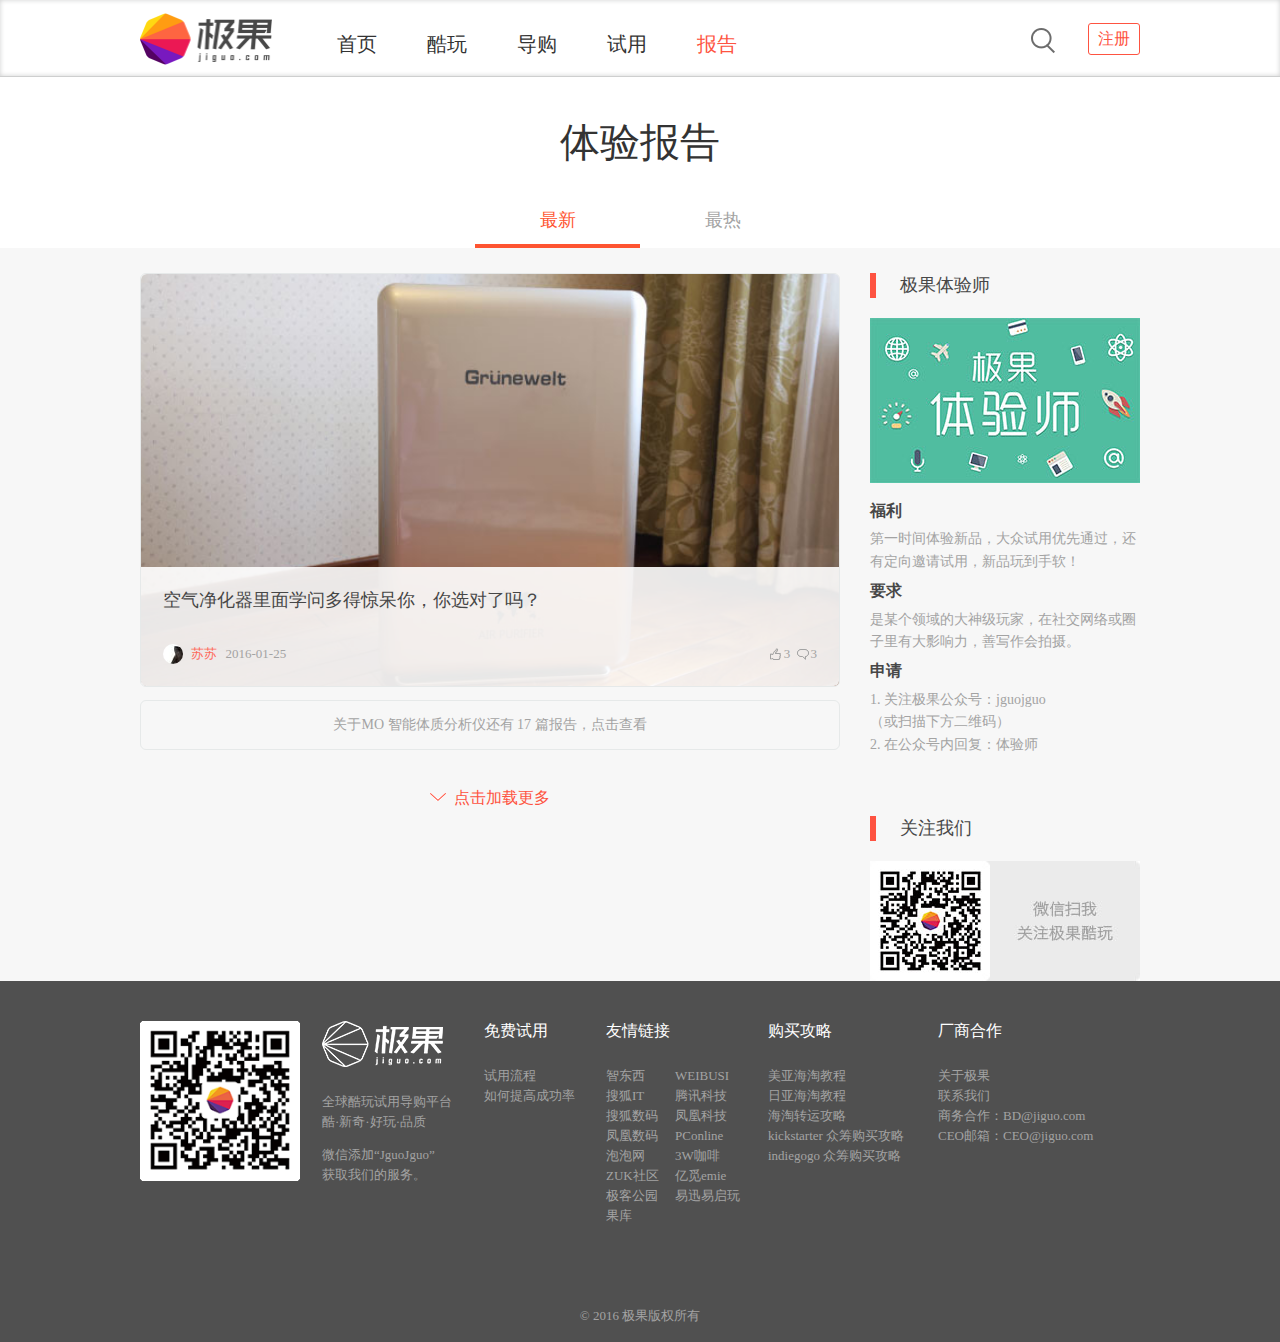
<file: report/index.html>
<!DOCTYPE html>
<html lang="en">

<head>
    <meta charset="UTF-8">
    <meta http-equiv="X-UA-Compatible" content="IE=edge">
    <meta name="viewport" content="width=device-width, initial-scale=1.0">
    <link href="../css/common.css" rel="stylesheet" />
    <link href="../css/themes.css" rel="stylesheet" />
    <link href="../css/style.css" rel="stylesheet" />
    <title>体验报告-最新</title>
</head>

<body>
    <!--头部-->
    <header class="header">
        <div class="wrap fix">
            <div class="logo left">
                <a href="../index.html"><img src="../img/logonew.png" width="132" /></a>
            </div>
            <nav>
                <ul>
                    <li><a href="../index.html">首页</a></li>
                    <li><a href="../play/index.html">酷玩</a></li>
                    <li><a href="../guid/index.html">导购</a></li>
                    <li><a href="../use/index.html">试用</a></li>
                    <li class="on"><a href="javascript:void(0);">报告</a></li>
                </ul>
            </nav>
            <a href="../regist.html" class="login right">注册</a>
            <a href="" class="search right">搜索</a>
        </div>
    </header>
    <!--酷玩top-->
    <section class="wrap play-top">
        <h1>体验报告</h1>
        <nav class="play-nav">
            <a href="javascript:void(0);" class="on">最新</a>
            <a href="hot.html">最热</a>
        </nav>
    </section>
    <!--体验报告-->
    <section class="report-box">
        <div class="wrap report pad25 fix">
            <div class="listInfo left">
                <ul id="myDiv">
                    <li>
                        <a href="../guid/detail.html">
                            <img src="../img/bg1.jpg" width="700" height="412" />
                            <div class="info">
                                <p class="title">空气净化器里面学问多得惊呆你，你选对了吗？</p>
                                <div class="btm fix">
                                    <div class="userInfo left">
                                        <span class="avt"></span>
                                        <span class="name">苏苏</span>
                                        <span class="time">2016-01-25</span>
                                    </div>
                                    <div class="right icon">
                                        <span class="zan">3</span>
                                        <span class="look">3</span>
                                    </div>
                                </div>
                            </div>
                        </a>
                    </li>
                    <!-- <li>
                        <a href="../guid/detail.html">
                            <div class="click-look">关于格林威特空气净化器还有 4 篇报告，点击查看</div>
                        </a>
                    </li>
                    <li>
                        <a href="../guid/detail.html">
                            <img src="../img/bg2.jpg" width="700" height="412" />
                            <div class="info">
                                <p class="title">云马智行车 C1小巧清新，简洁流畅的线条为城市骑行增添一抹亮丽色彩</p>
                                <div class="btm fix">
                                    <div class="userInfo left">
                                        <span class="avt"></span>
                                        <span class="name">苏苏</span>
                                        <span class="time">2016-01-25</span>
                                    </div>
                                    <div class="right icon">
                                        <span class="zan">3</span>
                                        <span class="look">3</span>
                                    </div>
                                </div>
                            </div>
                        </a>
                    </li>
                    <li>
                        <a href="../guid/detail.html">
                            <div class="click-look">关于云马智行车 C1还有 8 篇报告，点击查看</div>
                        </a>
                    </li>
                    <li>
                        <a href="../guid/detail.html">
                            <img src="../img/bg3.jpg" width="700" height="412" />
                            <div class="info">
                                <p class="title">怎么骑都不会累的智能自行车：云马 C1试骑体验</p>
                                <div class="btm fix">
                                    <div class="userInfo left">
                                        <span class="avt"></span>
                                        <span class="name">苏苏</span>
                                        <span class="time">2016-01-25</span>
                                    </div>
                                    <div class="right icon">
                                        <span class="zan">3</span>
                                        <span class="look">3</span>
                                    </div>
                                </div>
                            </div>
                        </a>
                    </li>
                    <li>
                        <a href="../guid/detail.html">
                            <div class="click-look">关于云马智行车 C1还有 8 篇报告，点击查看</div>
                        </a>
                    </li>
                    <li>
                        <a href="../guid/detail.html">
                            <img src="../img/bg4.jpg" width="700" height="412" />
                            <div class="info">
                                <p class="title">声音不是最优秀，但它形音完美的结合，足够打动人心</p>
                                <div class="btm fix">
                                    <div class="userInfo left">
                                        <span class="avt"></span>
                                        <span class="name">苏苏</span>
                                        <span class="time">2016-01-25</span>
                                    </div>
                                    <div class="right icon">
                                        <span class="zan">3</span>
                                        <span class="look">3</span>
                                    </div>
                                </div>
                            </div>
                        </a>
                    </li>
                    <li>
                        <a href="">
                            <div class="click-look">关于Freeson 智能实木音箱还有 17 篇报告，点击查看</div>
                        </a>
                    </li>
                    <li>
                        <a href="">
                            <img src="../img/bg5.jpg" width="700" height="412" />
                            <div class="info">
                                <p class="title">内在与颜值并重，MO 智能体质分析仪解开你的身体密码</p>
                                <div class="btm fix">
                                    <div class="userInfo left">
                                        <span class="avt"></span>
                                        <span class="name">苏苏</span>
                                        <span class="time">2016-01-25</span>
                                    </div>
                                    <div class="right icon">
                                        <span class="zan">3</span>
                                        <span class="look">3</span>
                                    </div>
                                </div>
                            </div>
                        </a>
                    </li> -->
                    <li>
                        <a href="">
                            <div class="click-look">关于MO 智能体质分析仪还有 17 篇报告，点击查看</div>
                        </a>
                    </li>
                </ul>
                <div class="playMore">
                    <a href="javascript:void(0);" class="more-btn" id="report-btn">点击加载更多</a>
                </div>
            </div>
            <aside class="listR right">
                <div class="ty">
                    <h2 class="title">极果体验师</h2>
                    <figure class="imgBox"><img src="../img/tiyanImg.jpg" /></figure>
                    <div class="info">
                        <h5>福利</h5>
                        <p class="text">第一时间体验新品，大众试用优先通过，还有定向邀请试用，新品玩到手软！</p>
                        <h5>要求</h5>
                        <p class="text">是某个领域的大神级玩家，在社交网络或圈子里有大影响力，善写作会拍摄。</p>
                        <h5>申请</h5>
                        <p class="text">1. 关注极果公众号：jguojguo<br>（或扫描下方二维码）<br>2. 在公众号内回复：体验师</p>
                    </div>
                </div>
                <div class="guanzhu">
                    <h2 class="title">关注我们</h2>
                    <figure class="imgBox"><img src="../img/myCode.jpg" /></figure>
                </div>
            </aside>
        </div>
    </section>
    <!--底部-->
    <footer class="foot">
        <section class="wrap">
            <div class="fix">
                <dl><img src="../img/code.png" width="160" height="160" /></dl>
                <dl>
                    <dt><img src="../img/logoImg.jpg" /></dt>
                    <dd>全球酷玩试用导购平台<br>酷·新奇·好玩·品质</dd>
                    <dd>微信添加“JguoJguo” <br>获取我们的服务。</dd>
                </dl>
                <dl>
                    <dt>免费试用</dt>
                    <dd><a href="../help.html#lc">试用流程</a></dd>
                    <dd><a href="../help.html#cg">如何提高成功率</a></dd>
                </dl>
                <dl>
                    <dt>友情链接</dt>
                    <dd><a href="http://www.zhidx.com/">智东西</a><a href="http://www.weibusi.net/">WEIBUSI</a></dd>
                    <dd><a href="http://it.sohu.com/">搜狐IT</a><a href="http://tech.qq.com/">腾讯科技</a></dd>
                    <dd><a href="http://digi.it.sohu.com/">搜狐数码</a><a href="http://tech.ifeng.com/">凤凰科技</a></dd>
                    <dd><a href="http://digi.ifeng.com/">凤凰数码</a><a href="http://product.pconline.com.cn/">PConline</a>
                    </dd>
                    <dd><a href="http://www.pcpop.com/">泡泡网</a><a href="http://www.3wcoffee.com/">3W咖啡</a></dd>
                    <dd><a href="http://bbs.zuk.cn/">ZUK社区</a><a href="http://emie.com/">亿觅emie</a></dd>
                    <dd><a href="http://www.geekpark.net/">极客公园</a><a href="http://zdm.yixun.com/index.html">易迅易启玩</a>
                    </dd>
                    <dd><a href="http://www.guoku.com/">果库</a></dd>
                </dl>
                <dl>
                    <dt>购买攻略</dt>
                    <dd><a href="#">美亚海淘教程</a></dd>
                    <dd><a href="#">日亚海淘教程</a></dd>
                    <dd><a href="#">海淘转运攻略</a></dd>
                    <dd><a href="#">kickstarter 众筹购买攻略</a></dd>
                    <dd><a href="#">indiegogo 众筹购买攻略</a></dd>
                </dl>
                <dl>
                    <dt>厂商合作</dt>
                    <dd><a href="../about.html">关于极果</a></dd>
                    <dd><a href="../about.html#connect">联系我们</a></dd>
                    <dd><a href="mailto:BD@jiguo.com">商务合作：BD@jiguo.com</a></dd>
                    <dd><a href="mailto:CEO@jiguo.com">CEO邮箱：CEO@jiguo.com</a></dd>
                </dl>
            </div>
            <p class="copy">© 2016 极果版权所有</p>
        </section>
    </footer>
</body>

</html>
<script src="../js/my.js"></script>
</file>
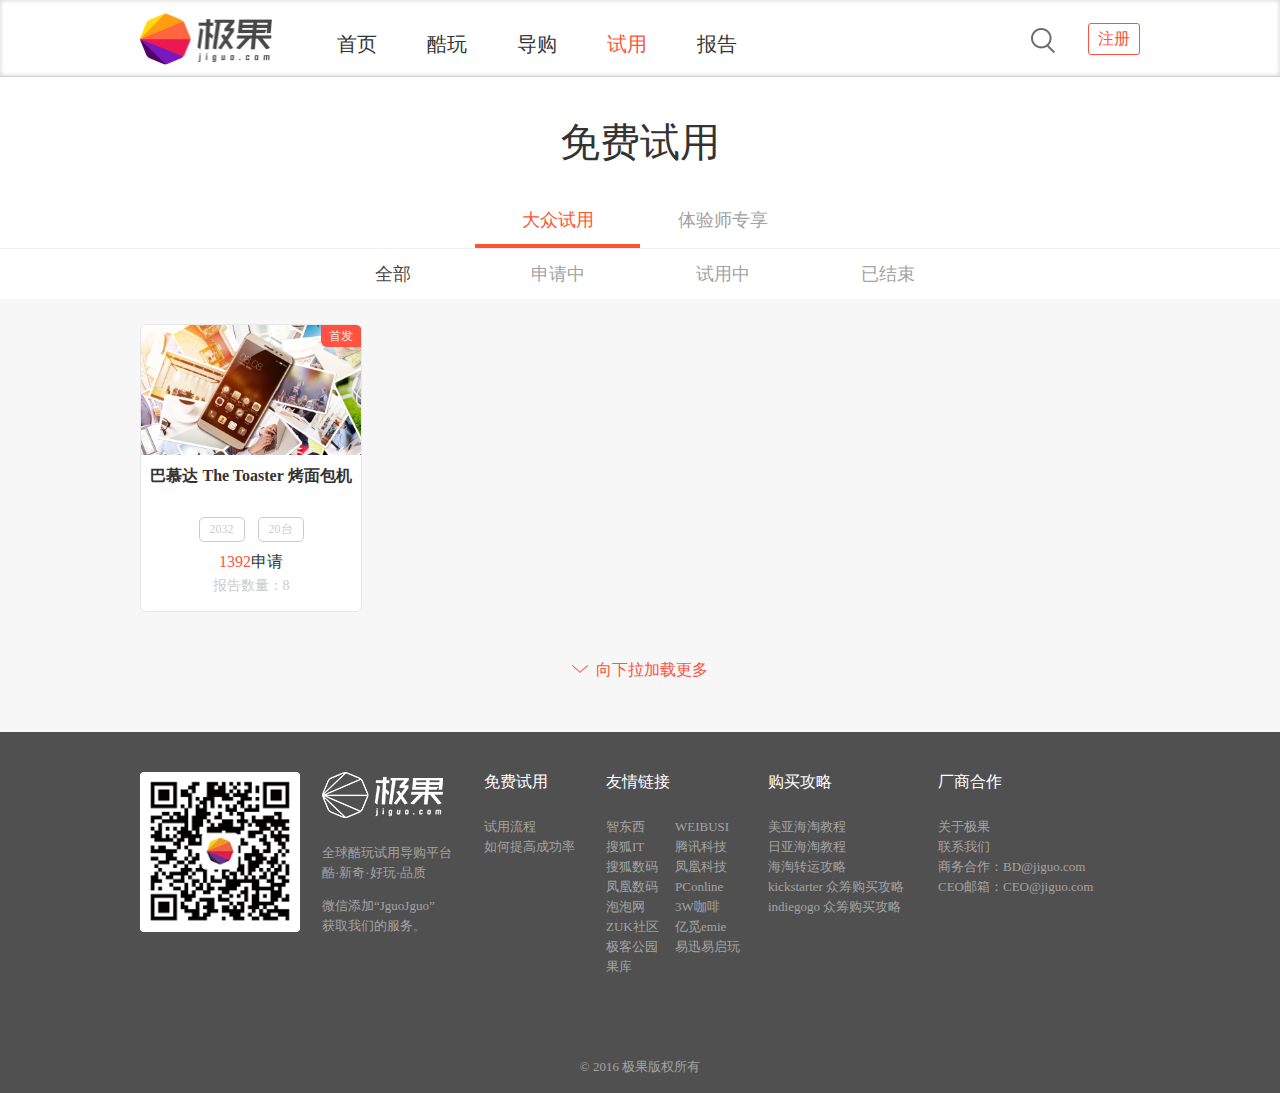
<file: use/index.html>
﻿<!doctype html>
<html lang="en">

<head>
    <meta charset="UTF-8">
    <title>试用-大众试用</title>
    <link href="../css/common.css" rel="stylesheet" />
    <link href="../css/themes.css" rel="stylesheet" />
    <link href="../css/style.css" rel="stylesheet" />
    <link rel="stylesheet" href="../css/zh.css">
</head>

<body>
    <!--头部-->
    <header class="header">
        <div class="wrap fix">
            <div class="logo left">
                <a href="../index.html"><img src="../img/logonew.png" width="132" /></a>
            </div>
            <nav>
                <ul>
                    <li><a href="../index.html">首页</a></li>
                    <li><a href="../play/index.html">酷玩</a></li>
                    <li><a href="../guid/index.html">导购</a></li>
                    <li class="on"><a href="javascript:void(0);">试用</a></li>
                    <li><a href="../report/index.html">报告</a></li>
                </ul>
            </nav>
            <a href="../regist.html" class="login right">注册</a>
            <a href="" class="search right">搜索</a>
        </div>
    </header>
    <!--酷玩top-->
    <section class="wrap play-top">
        <h1>免费试用</h1>
        <nav class="play-nav">
            <a href="javascript:void(0);" class="on">大众试用</a>
            <a href="tys.html">体验师专享</a>
        </nav>
    </section>
    <section class="use-box">
        <div class="wrap use-nav">
            <a href="javascript:void(0);" class="on">全部</a>
            <a href="sq.html">申请中</a>
            <a href="sy.html">试用中</a>
            <a href="end.html">已结束</a>
        </div>
    </section>
    <!--免费试用-->
    <section class="report-box">
        <div class="wrap use common pad25">
            <dl>
                <dt>
                    <a href="detail.html">
                        <span class="top-tip shoufa">首发</span>
                        <img src="../img/hot5.jpg" width="220" height="130" />
                        <div class="hot-con">
                            <h2 class="name">巴慕达 The Toaster 烤面包机</h2>
                            <p class="tabs graw">
                                <span>2032</span>
                                <span>20台</span>
                            </p>
                            <p class="sq"><span>1392</span>申请</p>
                            <p class="current graw">报告数量：8</p>
                        </div>
                    </a>
                </dt>
            </dl>
            <div class="playMore">
                <a href="javascript:void(0);" class="more-btn" id="use-btn">向下拉加载更多</a>
                <a href="#" class="a">正在加载中</a>
            </div>

        </div>
    </section>
    <!--底部-->
    <footer class="foot">
        <section class="wrap">
            <div class="fix">
                <dl><img src="../img/code.png" width="160" height="160" /></dl>
                <dl>
                    <dt><img src="../img/logoImg.jpg" /></dt>
                    <dd>全球酷玩试用导购平台<br>酷·新奇·好玩·品质</dd>
                    <dd>微信添加“JguoJguo” <br>获取我们的服务。</dd>
                </dl>
                <dl>
                    <dt>免费试用</dt>
                    <dd><a href="../help.html#lc">试用流程</a></dd>
                    <dd><a href="../help.html#cg">如何提高成功率</a></dd>
                </dl>
                <dl>
                    <dt>友情链接</dt>
                    <dd><a href="http://www.zhidx.com/">智东西</a><a href="http://www.weibusi.net/">WEIBUSI</a></dd>
                    <dd><a href="http://it.sohu.com/">搜狐IT</a><a href="http://tech.qq.com/">腾讯科技</a></dd>
                    <dd><a href="http://digi.it.sohu.com/">搜狐数码</a><a href="http://tech.ifeng.com/">凤凰科技</a></dd>
                    <dd><a href="http://digi.ifeng.com/">凤凰数码</a><a href="http://product.pconline.com.cn/">PConline</a>
                    </dd>
                    <dd><a href="http://www.pcpop.com/">泡泡网</a><a href="http://www.3wcoffee.com/">3W咖啡</a></dd>
                    <dd><a href="http://bbs.zuk.cn/">ZUK社区</a><a href="http://emie.com/">亿觅emie</a></dd>
                    <dd><a href="http://www.geekpark.net/">极客公园</a><a href="http://zdm.yixun.com/index.html">易迅易启玩</a>
                    </dd>
                    <dd><a href="http://www.guoku.com/">果库</a></dd>
                </dl>
                <dl>
                    <dt>购买攻略</dt>
                    <dd><a href="#">美亚海淘教程</a></dd>
                    <dd><a href="#">日亚海淘教程</a></dd>
                    <dd><a href="#">海淘转运攻略</a></dd>
                    <dd><a href="#">kickstarter 众筹购买攻略</a></dd>
                    <dd><a href="#">indiegogo 众筹购买攻略</a></dd>
                </dl>
                <dl>
                    <dt>厂商合作</dt>
                    <dd><a href="../about.html">关于极果</a></dd>
                    <dd><a href="../about.html#connect">联系我们</a></dd>
                    <dd><a href="mailto:BD@jiguo.com">商务合作：BD@jiguo.com</a></dd>
                    <dd><a href="mailto:CEO@jiguo.com">CEO邮箱：CEO@jiguo.com</a></dd>
                </dl>
            </div>
            <p class="copy">© 2016 极果版权所有</p>
        </section>
    </footer>
</body>

</html>

<script>
    var data = []
    function fn() {
        var ajax_ = new XMLHttpRequest() || new ActiveXObject('Microsoft.XMLHTTP')
        ajax_.open('get', 'http://localhost:3000/useing/master')
        ajax_.send()
        ajax_.onreadystatechange = function () {
            if (ajax_.readyState == 4) {
                if (ajax_.status == 200) {
                    //获取JSON里边的list数据赋值给 data
                    data = JSON.parse(ajax_.responseText)
                    console.log(data);
                    //调用render函数渲染数据
                    render(data)
                }
            }
        }
    }


    function render(data_) {
        var str = ''
        for (var i = 0; i <= 11; i++) {
            console.log(i);
            str += `
        <dt>
        <a href="detail.html">
            <span class="top-tip tys">${data_[i].info_ty}</span>
            <img src="${data_[i].img}" width="220" height="130" />
            <div class="hot-con">
                <h2 class="name">${data_[i].text}</h2>
                <p class="tabs graw">
                    <span>${data_[i].totalnum}</span>
                    <span>${data_[i].num}</span>
                </p>
                <p class="sq"><span>${data_[i].apply}</span>申请</p>
                <p class="current graw">查看试用名单</p>
            </div>
        </a>
    </dt>
        `
        }
        var dl_ = document.getElementsByTagName('dl')[0]
        dl_.innerHTML = str
    }
    fn()


    var more_btn = document.getElementsByClassName('more-btn')[0]
    more_btn.onclick = function () {
        var num = 2;
        var time = setInterval(function () {
            more_btn.className = 'more-btn loading'
            more_btn.innerHTML = '正在加载中'
            num--
            if (num == 0) {
                var str = ''
                for (var i = 12; i < data.length; i++) {
                    str += `
        <dt>
        <a href="detail.html">
            <span class="top-tip tys">${data[i].info_ty}</span>
            <img src="${data[i].img}" width="220" height="130" />
            <div class="hot-con">
                <h2 class="name">${data[i].text}</h2>
                <p class="tabs graw">
                    <span>${data[i].totalnum}</span>
                    <span>${data[i].num}</span>
                </p>
                <p class="sq"><span>${data[i].apply}</span>申请</p>
                <p class="current graw">查看试用名单</p>
            </div>
        </a>
    </dt>
        `
                }
                var dl_ = document.getElementsByTagName('dl')[0]
                dl_.innerHTML += str
                more_btn.className = ''
                more_btn.innerHTML = '没有更多了'
                more_btn.onclick = ''
                clearInterval(time)
            }
        }, 1000)
    }

</script>
</file>
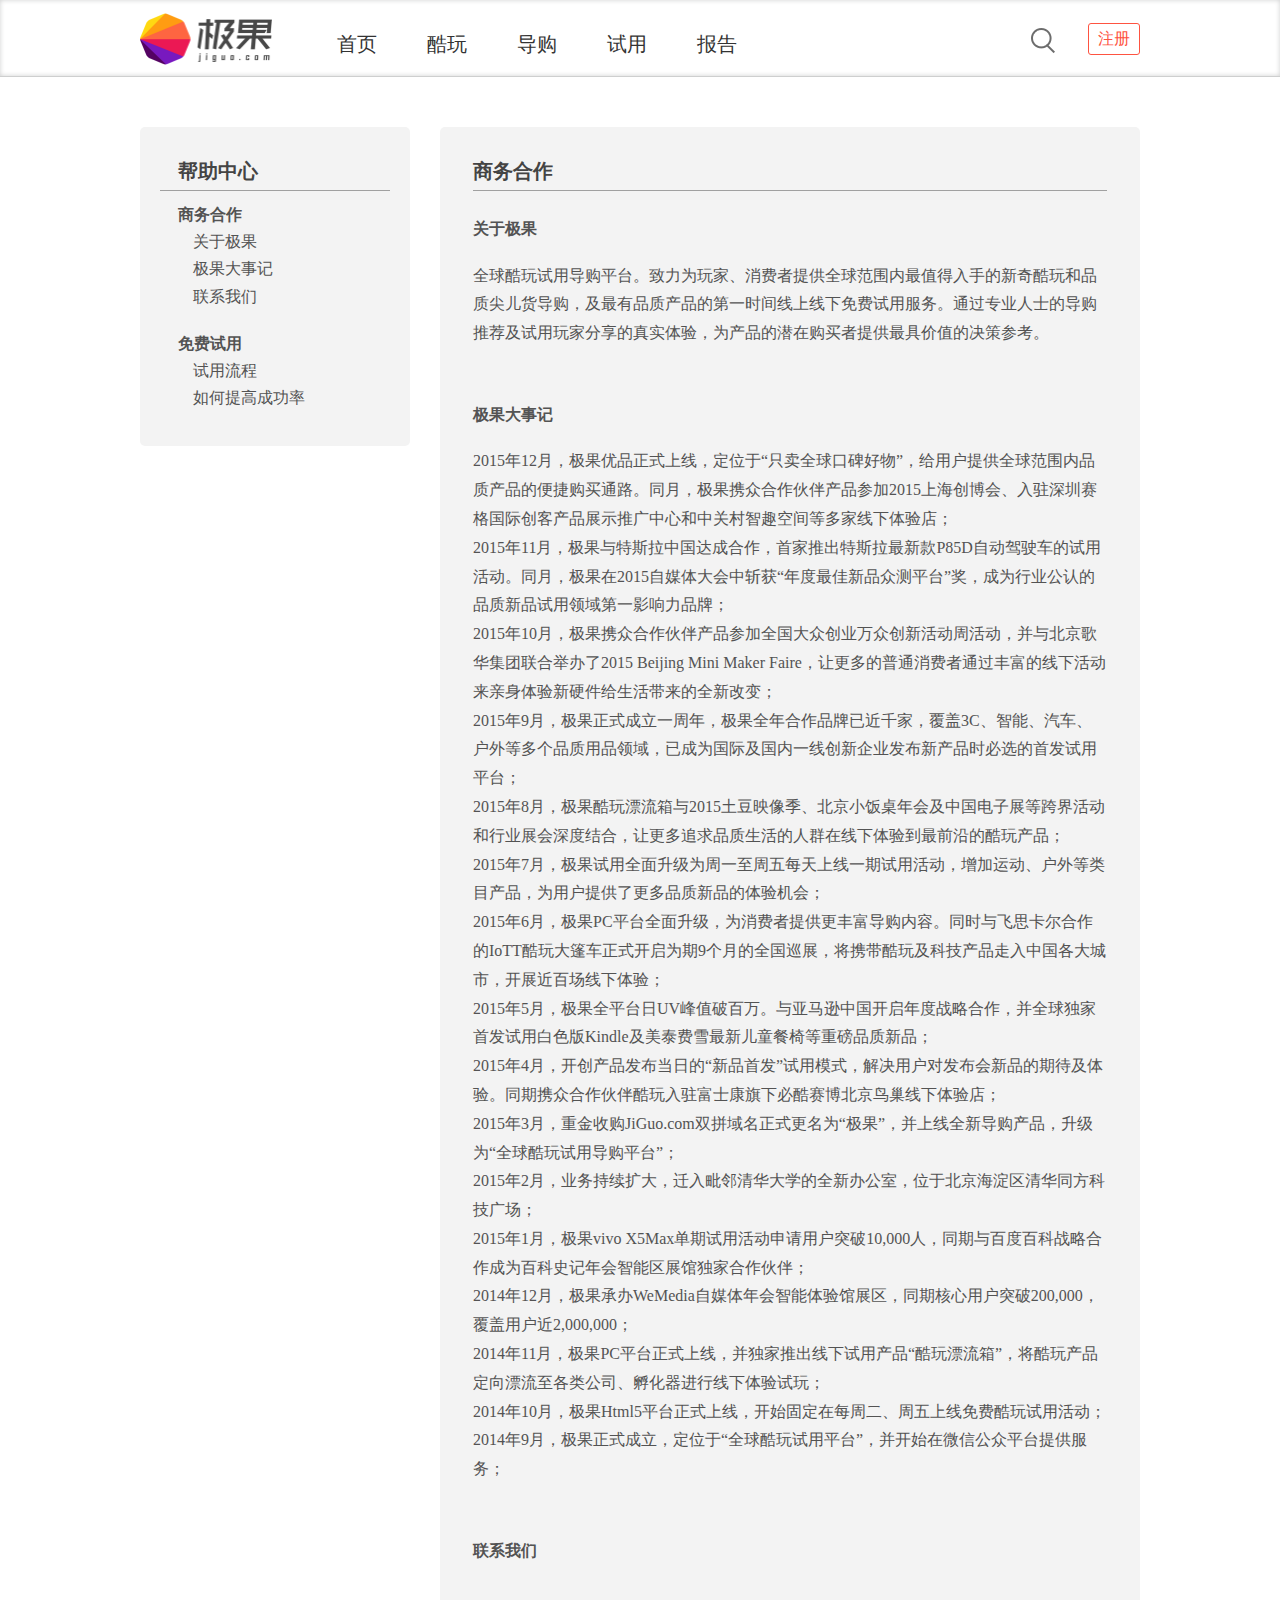
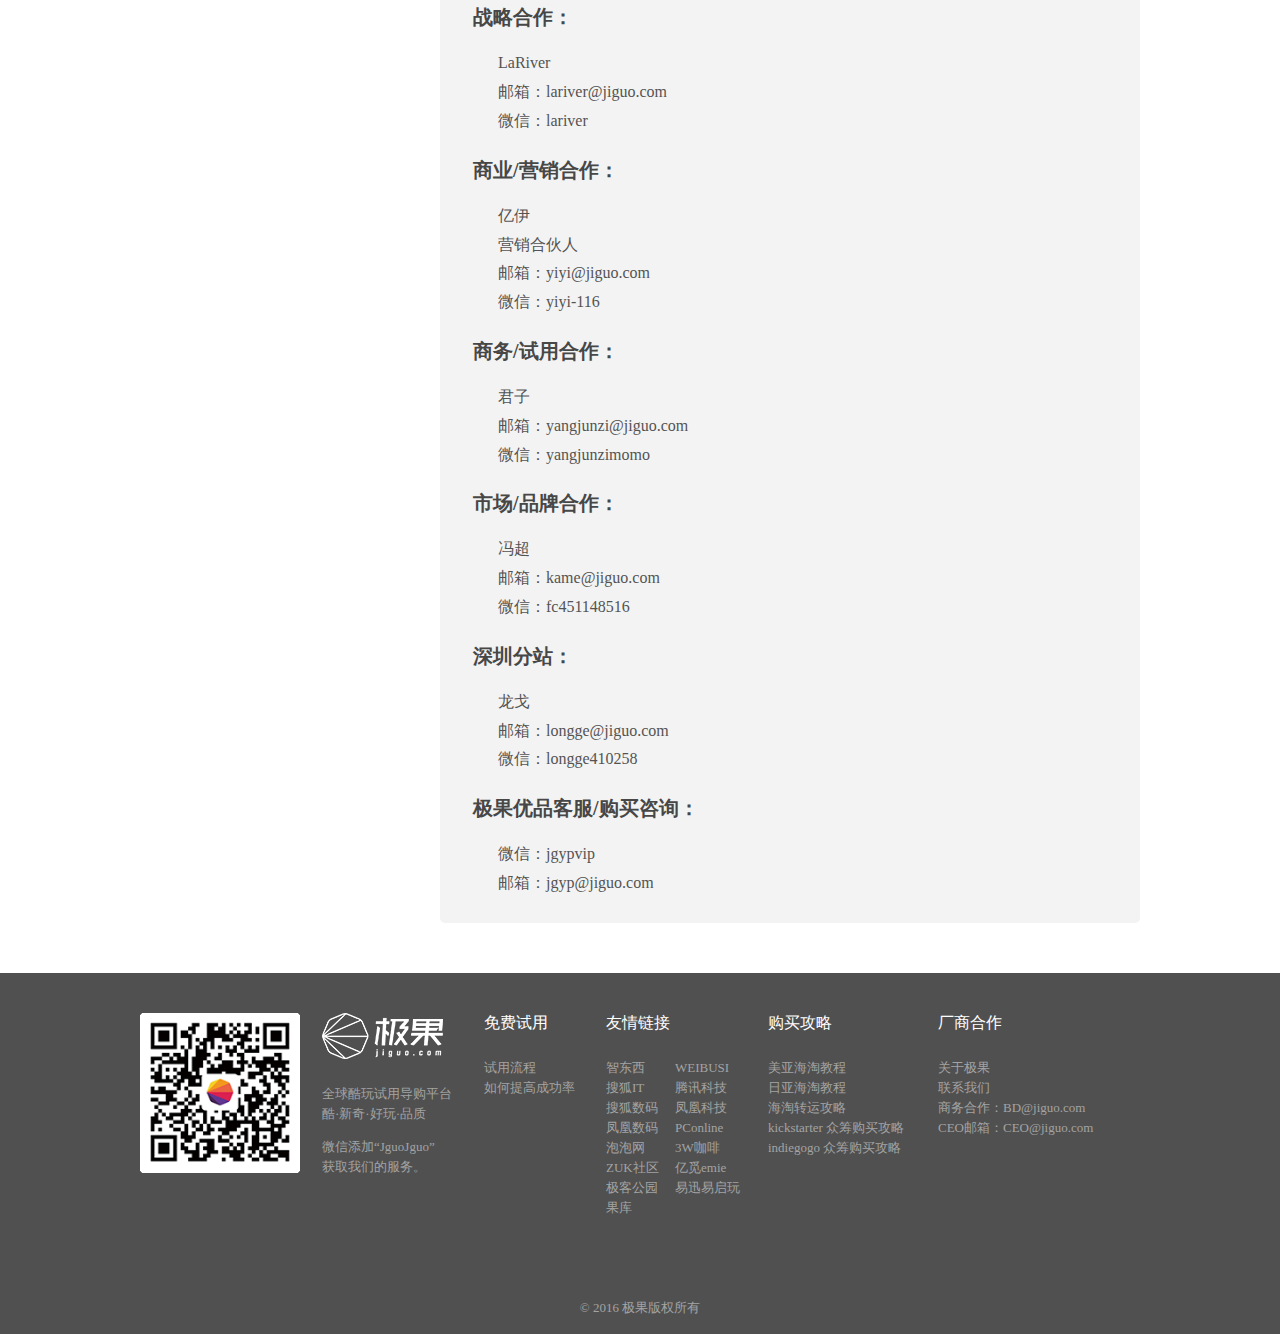
<file: about.html>
<!DOCTYPE html>
<html lang="en">

<head>
    <meta charset="UTF-8">
    <meta http-equiv="X-UA-Compatible" content="IE=edge">
    <meta name="viewport" content="width=device-width, initial-scale=1.0">
    <title>合作</title>
    <link rel="stylesheet" href="css/common.css">
    <link rel="stylesheet" href="css/style.css">
    <link rel="stylesheet" href="css/themes.css">

</head>

<body>
    <!--头部-->
    <header class="header">
        <div class="wrap fix">
            <div class="logo left">
                <a href="index.html"><img src="img/logonew.png" width="132" /></a>
            </div>
            <nav>
                <ul>
                    <li><a href="index.html">首页</a></li>
                    <li><a href="play/index.html">酷玩</a></li>
                    <li><a href="guid/index.html">导购</a></li>
                    <li><a href="use/index.html">试用</a></li>
                    <li><a href="report/index.html">报告</a></li>
                </ul>
            </nav>
            <a href="regist.html" class="login right">注册</a>
            <a href="" class="search right">搜索</a>
        </div>
    </header>
    <!--关于合作-->
    <section class="about wrap fix">
        <article class="listInfo right">
            <div class="grawBg">
                <h2>商务合作</h2>
                <div class="about-info">
                    <h3 id="about">关于极果</h3>
                    <p>全球酷玩试用导购平台。致力为玩家、消费者提供全球范围内最值得入手的新奇酷玩和品质尖儿货导购，及最有品质产品的第一时间线上线下免费试用服务。通过专业人士的导购推荐及试用玩家分享的真实体验，为产品的潜在购买者提供最具价值的决策参考。
                    </p>
                    <p id="event">&nbsp;</p>
                    <h3>极果大事记</h3>
                    <p>2015年12月，极果优品正式上线，定位于“只卖全球口碑好物”，给用户提供全球范围内品质产品的便捷购买通路。同月，极果携众合作伙伴产品参加2015上海创博会、入驻深圳赛格国际创客产品展示推广中心和中关村智趣空间等多家线下体验店；
                    </p>
                    <p>2015年11月，极果与特斯拉中国达成合作，首家推出特斯拉最新款P85D自动驾驶车的试用活动。同月，极果在2015自媒体大会中斩获“年度最佳新品众测平台”奖，成为行业公认的品质新品试用领域第一影响力品牌；
                    </p>
                    <p>2015年10月，极果携众合作伙伴产品参加全国大众创业万众创新活动周活动，并与北京歌华集团联合举办了2015 Beijing Mini Maker
                        Faire，让更多的普通消费者通过丰富的线下活动来亲身体验新硬件给生活带来的全新改变；</p>
                    <p>2015年9月，极果正式成立一周年，极果全年合作品牌已近千家，覆盖3C、智能、汽车、户外等多个品质用品领域，已成为国际及国内一线创新企业发布新产品时必选的首发试用平台；</p>
                    <p>2015年8月，极果酷玩漂流箱与2015土豆映像季、北京小饭桌年会及中国电子展等跨界活动和行业展会深度结合，让更多追求品质生活的人群在线下体验到最前沿的酷玩产品；</p>
                    <p>2015年7月，极果试用全面升级为周一至周五每天上线一期试用活动，增加运动、户外等类目产品，为用户提供了更多品质新品的体验机会；</p>
                    <p>2015年6月，极果PC平台全面升级，为消费者提供更丰富导购内容。同时与飞思卡尔合作的IoTT酷玩大篷车正式开启为期9个月的全国巡展，将携带酷玩及科技产品走入中国各大城市，开展近百场线下体验；
                    </p>
                    <p>2015年5月，极果全平台日UV峰值破百万。与亚马逊中国开启年度战略合作，并全球独家首发试用白色版Kindle及美泰费雪最新儿童餐椅等重磅品质新品；</p>
                    <p>2015年4月，开创产品发布当日的“新品首发”试用模式，解决用户对发布会新品的期待及体验。同期携众合作伙伴酷玩入驻富士康旗下必酷赛博北京鸟巢线下体验店；</p>
                    <p>2015年3月，重金收购JiGuo.com双拼域名正式更名为“极果”，并上线全新导购产品，升级为“全球酷玩试用导购平台”；</p>
                    <p>2015年2月，业务持续扩大，迁入毗邻清华大学的全新办公室，位于北京海淀区清华同方科技广场；</p>
                    <p>2015年1月，极果vivo X5Max单期试用活动申请用户突破10,000人，同期与百度百科战略合作成为百科史记年会智能区展馆独家合作伙伴；</p>
                    <p>2014年12月，极果承办WeMedia自媒体年会智能体验馆展区，同期核心用户突破200,000，覆盖用户近2,000,000；</p>
                    <p>2014年11月，极果PC平台正式上线，并独家推出线下试用产品“酷玩漂流箱”，将酷玩产品定向漂流至各类公司、孵化器进行线下体验试玩；</p>
                    <p>2014年10月，极果Html5平台正式上线，开始固定在每周二、周五上线免费酷玩试用活动；</p>
                    <p>2014年9月，极果正式成立，定位于“全球酷玩试用平台”，并开始在微信公众平台提供服务；</p>
                    <p id="connect">&nbsp;</p>
                    <h3>联系我们</h3>
                    <h5>战略合作：</h5>
                    <p class="padl25">LaRiver<br>邮箱：lariver@jiguo.com<br>微信：lariver</p>
                    <h5>商业/营销合作：</h5>
                    <p class="padl25">亿伊<br>营销合伙人<br>邮箱：yiyi@jiguo.com<br>微信：yiyi-116</p>
                    <h5>商务/试用合作：</h5>
                    <p class="padl25">君子<br>邮箱：yangjunzi@jiguo.com<br>微信：yangjunzimomo</p>
                    <h5>市场/品牌合作：</h5>
                    <p class="padl25">冯超<br>邮箱：kame@jiguo.com<br>微信：fc451148516</p>
                    <h5>深圳分站：</h5>
                    <p class="padl25">龙戈<br>邮箱：longge@jiguo.com<br>微信：longge410258</p>
                    <h5>极果优品客服/购买咨询：</h5>
                    <p class="padl25">微信：jgypvip<br>邮箱：jgyp@jiguo.com</p>
                </div>
            </div>
        </article>
        <aside class="listR left">
            <div class="grawBg">
                <h2>帮助中心</h2>
                <dl>
                    <dt><a href="about.html">商务合作</a></dt>
                    <dd><a href="about.html#about">关于极果</a></dd>
                    <dd><a href="about.html#event">极果大事记</a></dd>
                    <dd><a href="about.html#connect">联系我们</a></dd>
                </dl>
                <dl>
                    <dt><a href="help.html">免费试用</a></dt>
                    <dd><a href="help.html#use">试用流程</a></dd>
                    <dd><a href="help.html#cp">如何提高成功率</a></dd>
                </dl>
            </div>
        </aside>
    </section>
    <!--底部-->
    <footer class="foot">
        <section class="wrap">
            <div class="fix">
                <dl><img src="img/code.png" width="160" height="160" /></dl>
                <dl>
                    <dt><img src="img/logoImg.jpg" /></dt>
                    <dd>全球酷玩试用导购平台<br>酷·新奇·好玩·品质</dd>
                    <dd>微信添加“JguoJguo” <br>获取我们的服务。</dd>
                </dl>
                <dl>
                    <dt>免费试用</dt>
                    <dd><a href="help.html#lc">试用流程</a></dd>
                    <dd><a href="help.html#cg">如何提高成功率</a></dd>
                </dl>
                <dl>
                    <dt>友情链接</dt>
                    <dd><a href="http://www.zhidx.com/">智东西</a><a href="http://www.weibusi.net/">WEIBUSI</a></dd>
                    <dd><a href="http://it.sohu.com/">搜狐IT</a><a href="http://tech.qq.com/">腾讯科技</a></dd>
                    <dd><a href="http://digi.it.sohu.com/">搜狐数码</a><a href="http://tech.ifeng.com/">凤凰科技</a></dd>
                    <dd><a href="http://digi.ifeng.com/">凤凰数码</a><a href="http://product.pconline.com.cn/">PConline</a>
                    </dd>
                    <dd><a href="http://www.pcpop.com/">泡泡网</a><a href="http://www.3wcoffee.com/">3W咖啡</a></dd>
                    <dd><a href="http://bbs.zuk.cn/">ZUK社区</a><a href="http://emie.com/">亿觅emie</a></dd>
                    <dd><a href="http://www.geekpark.net/">极客公园</a><a href="http://zdm.yixun.com/index.html">易迅易启玩</a>
                    </dd>
                    <dd><a href="http://www.guoku.com/">果库</a></dd>
                </dl>
                <dl>
                    <dt>购买攻略</dt>
                    <dd><a href="#">美亚海淘教程</a></dd>
                    <dd><a href="#">日亚海淘教程</a></dd>
                    <dd><a href="#">海淘转运攻略</a></dd>
                    <dd><a href="#">kickstarter 众筹购买攻略</a></dd>
                    <dd><a href="#">indiegogo 众筹购买攻略</a></dd>
                </dl>
                <dl>
                    <dt>厂商合作</dt>
                    <dd><a href="###">关于极果</a></dd>
                    <dd><a href="about.html#connect">联系我们</a></dd>
                    <dd><a href="mailto:BD@jiguo.com">商务合作：BD@jiguo.com</a></dd>
                    <dd><a href="mailto:CEO@jiguo.com">CEO邮箱：CEO@jiguo.com</a></dd>
                </dl>
            </div>
            <p class="copy">© 2016 极果版权所有</p>
        </section>
    </footer>
</body>

</html>
</file>
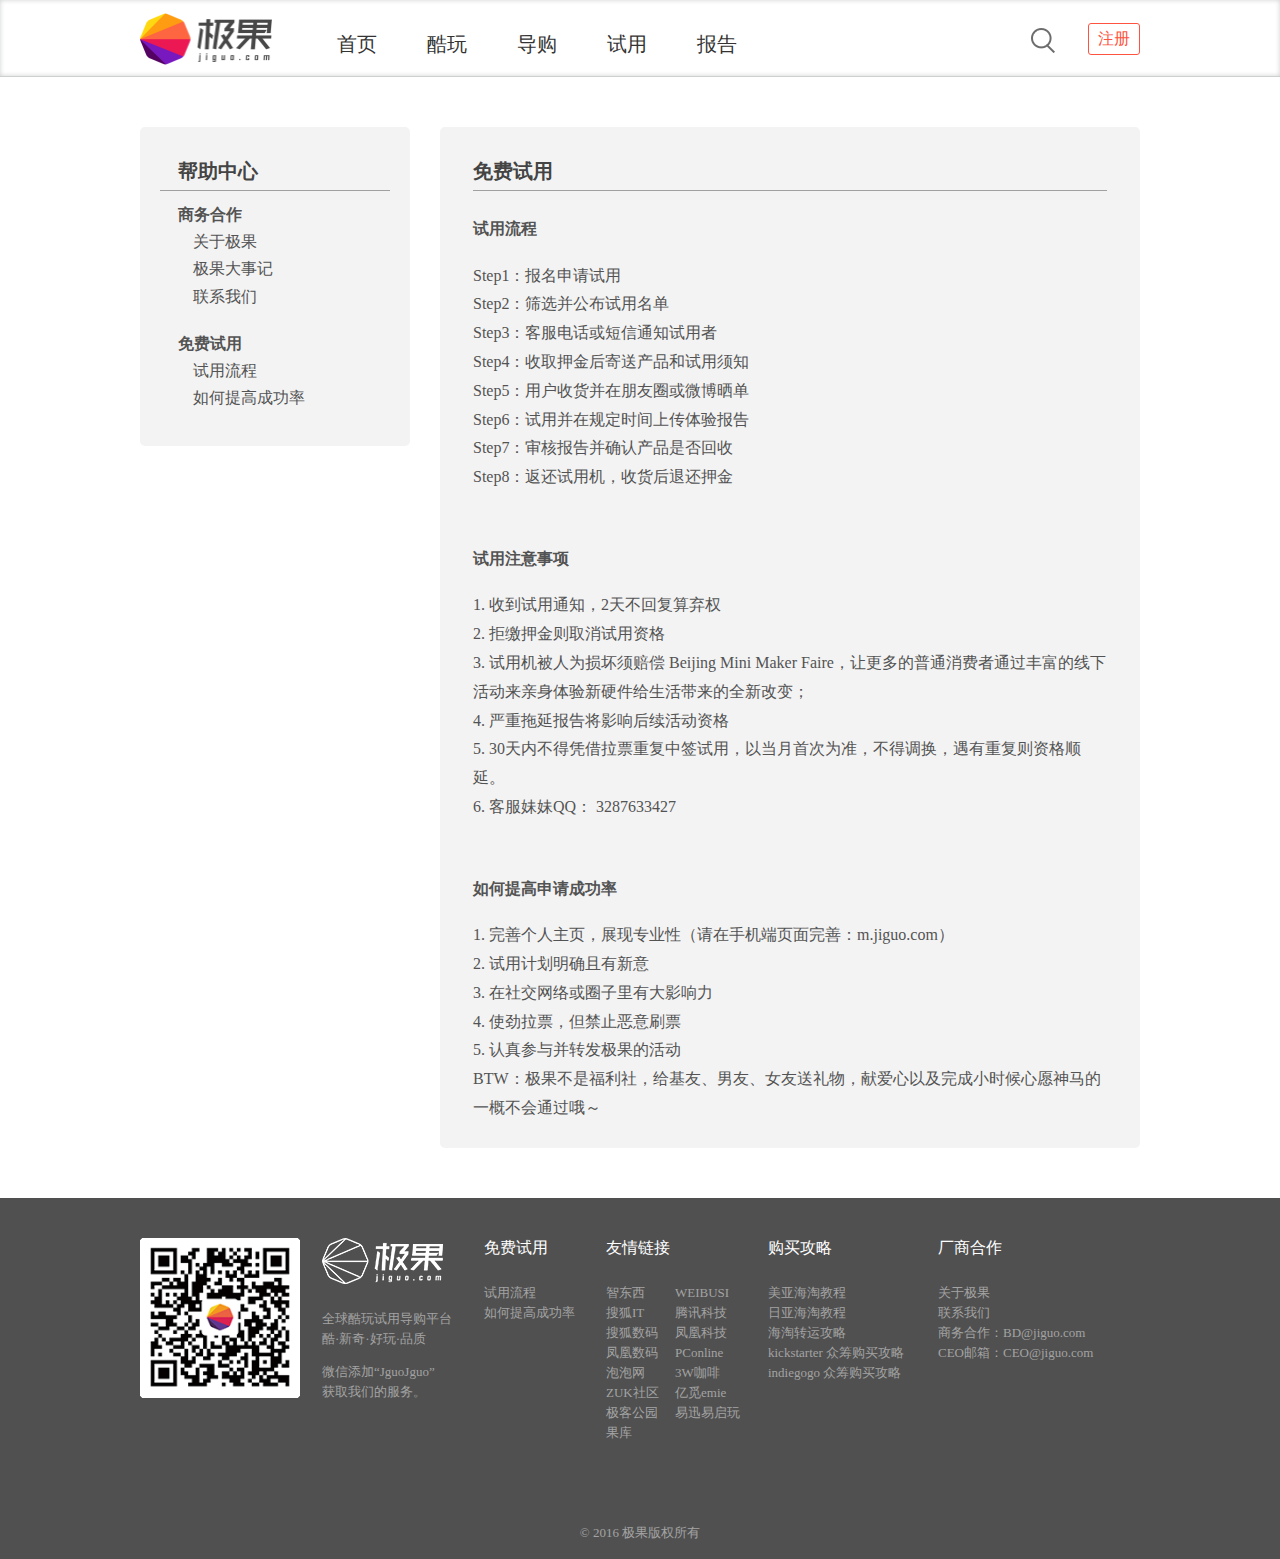
<file: help.html>
<!DOCTYPE html>
<html lang="en">

<head>
    <meta charset="UTF-8">
    <meta http-equiv="X-UA-Compatible" content="IE=edge">
    <meta name="viewport" content="width=device-width, initial-scale=1.0">
    <link href="css/common.css" rel="stylesheet" />
    <link href="css/themes.css" rel="stylesheet" />
    <link href="css/style.css" rel="stylesheet" />
    <title>帮助中心</title>
</head>

<body>
    <!--头部-->
    <header class="header">
        <div class="wrap fix">
            <div class="logo left">
                <a href="index.html"><img src="img/logonew.png" width="132" /></a>
            </div>
            <nav>
                <ul>
                    <li><a href="index.html">首页</a></li>
                    <li><a href="play/index.html">酷玩</a></li>
                    <li><a href="guid/index.html">导购</a></li>
                    <li><a href="use/index.html">试用</a></li>
                    <li><a href="report/index.html">报告</a></li>
                </ul>
            </nav>
            <a href="regist.html" class="login right">注册</a>
            <a href="" class="search right">搜索</a>
        </div>
    </header>
    <!--关于合作-->
    <section class="about wrap fix" id="lc">
        <article class="listInfo right">
            <div class="grawBg">
                <h2>免费试用</h2>
                <div class="about-info">
                    <h3>试用流程</h3>
                    <p>Step1：报名申请试用<br>Step2：筛选并公布试用名单<br>Step3：客服电话或短信通知试用者<br>Step4：收取押金后寄送产品和试用须知<br>Step5：用户收货并在朋友圈或微博晒单<br>Step6：试用并在规定时间上传体验报告<br>Step7：审核报告并确认产品是否回收<br>Step8：返还试用机，收货后退还押金
                    </p>
                    <p>&nbsp;</p>
                    <h3>试用注意事项</h3>
                    <p>1. 收到试用通知，2天不回复算弃权</p>
                    <p>2. 拒缴押金则取消试用资格</p>
                    <p>3. 试用机被人为损坏须赔偿 Beijing Mini Maker Faire，让更多的普通消费者通过丰富的线下活动来亲身体验新硬件给生活带来的全新改变；</p>
                    <p>4. 严重拖延报告将影响后续活动资格</p>
                    <p>5. 30天内不得凭借拉票重复中签试用，以当月首次为准，不得调换，遇有重复则资格顺延。</p>
                    <p>6. 客服妹妹QQ： 3287633427</p>
                    <p id="cg">&nbsp;</p>
                    <h3>如何提高申请成功率</h3>
                    <p>1. 完善个人主页，展现专业性（请在手机端页面完善：m.jiguo.com）</p>
                    <p>2. 试用计划明确且有新意</p>
                    <p>3. 在社交网络或圈子里有大影响力</p>
                    <p>4. 使劲拉票，但禁止恶意刷票</p>
                    <p>5. 认真参与并转发极果的活动</p>
                    <p>BTW：极果不是福利社，给基友、男友、女友送礼物，献爱心以及完成小时候心愿神马的一概不会通过哦～</p>
                </div>
            </div>
        </article>
        <aside class="listR left">
            <div class="grawBg">
                <h2>帮助中心</h2>
                <dl>
                    <dt><a href="about.html">商务合作</a></dt>
                    <dd><a href="about.html#about">关于极果</a></dd>
                    <dd><a href="about.html#event">极果大事记</a></dd>
                    <dd><a href="about.html#connect">联系我们</a></dd>
                </dl>
                <dl>
                    <dt><a href="help.html">免费试用</a></dt>
                    <dd><a href="help.html#lc">试用流程</a></dd>
                    <dd><a href="help.html#cg">如何提高成功率</a></dd>
                </dl>
            </div>
        </aside>
    </section>
    <!--底部-->
    <footer class="foot">
        <section class="wrap">
            <div class="fix">
                <dl><img src="img/code.png" width="160" height="160" /></dl>
                <dl>
                    <dt><img src="img/logoImg.jpg" /></dt>
                    <dd>全球酷玩试用导购平台<br>酷·新奇·好玩·品质</dd>
                    <dd>微信添加“JguoJguo” <br>获取我们的服务。</dd>
                </dl>
                <dl>
                    <dt>免费试用</dt>
                    <dd><a href="help.html#lc">试用流程</a></dd>
                    <dd><a href="help.html#cg">如何提高成功率</a></dd>
                </dl>
                <dl>
                    <dt>友情链接</dt>
                    <dd><a href="http://www.zhidx.com/">智东西</a><a href="http://www.weibusi.net/">WEIBUSI</a></dd>
                    <dd><a href="http://it.sohu.com/">搜狐IT</a><a href="http://tech.qq.com/">腾讯科技</a></dd>
                    <dd><a href="http://digi.it.sohu.com/">搜狐数码</a><a href="http://tech.ifeng.com/">凤凰科技</a></dd>
                    <dd><a href="http://digi.ifeng.com/">凤凰数码</a><a href="http://product.pconline.com.cn/">PConline</a>
                    </dd>
                    <dd><a href="http://www.pcpop.com/">泡泡网</a><a href="http://www.3wcoffee.com/">3W咖啡</a></dd>
                    <dd><a href="http://bbs.zuk.cn/">ZUK社区</a><a href="http://emie.com/">亿觅emie</a></dd>
                    <dd><a href="http://www.geekpark.net/">极客公园</a><a href="http://zdm.yixun.com/index.html">易迅易启玩</a>
                    </dd>
                    <dd><a href="http://www.guoku.com/">果库</a></dd>
                </dl>
                <dl>
                    <dt>购买攻略</dt>
                    <dd><a href="#">美亚海淘教程</a></dd>
                    <dd><a href="#">日亚海淘教程</a></dd>
                    <dd><a href="#">海淘转运攻略</a></dd>
                    <dd><a href="#">kickstarter 众筹购买攻略</a></dd>
                    <dd><a href="#">indiegogo 众筹购买攻略</a></dd>
                </dl>
                <dl>
                    <dt>厂商合作</dt>
                    <dd><a href="about.html">关于极果</a></dd>
                    <dd><a href="about.html#connect">联系我们</a></dd>
                    <dd><a href="mailto:BD@jiguo.com">商务合作：BD@jiguo.com</a></dd>
                    <dd><a href="mailto:CEO@jiguo.com">CEO邮箱：CEO@jiguo.com</a></dd>
                </dl>
            </div>
            <p class="copy">© 2016 极果版权所有</p>
        </section>
    </footer>
</body>

</html>
</file>
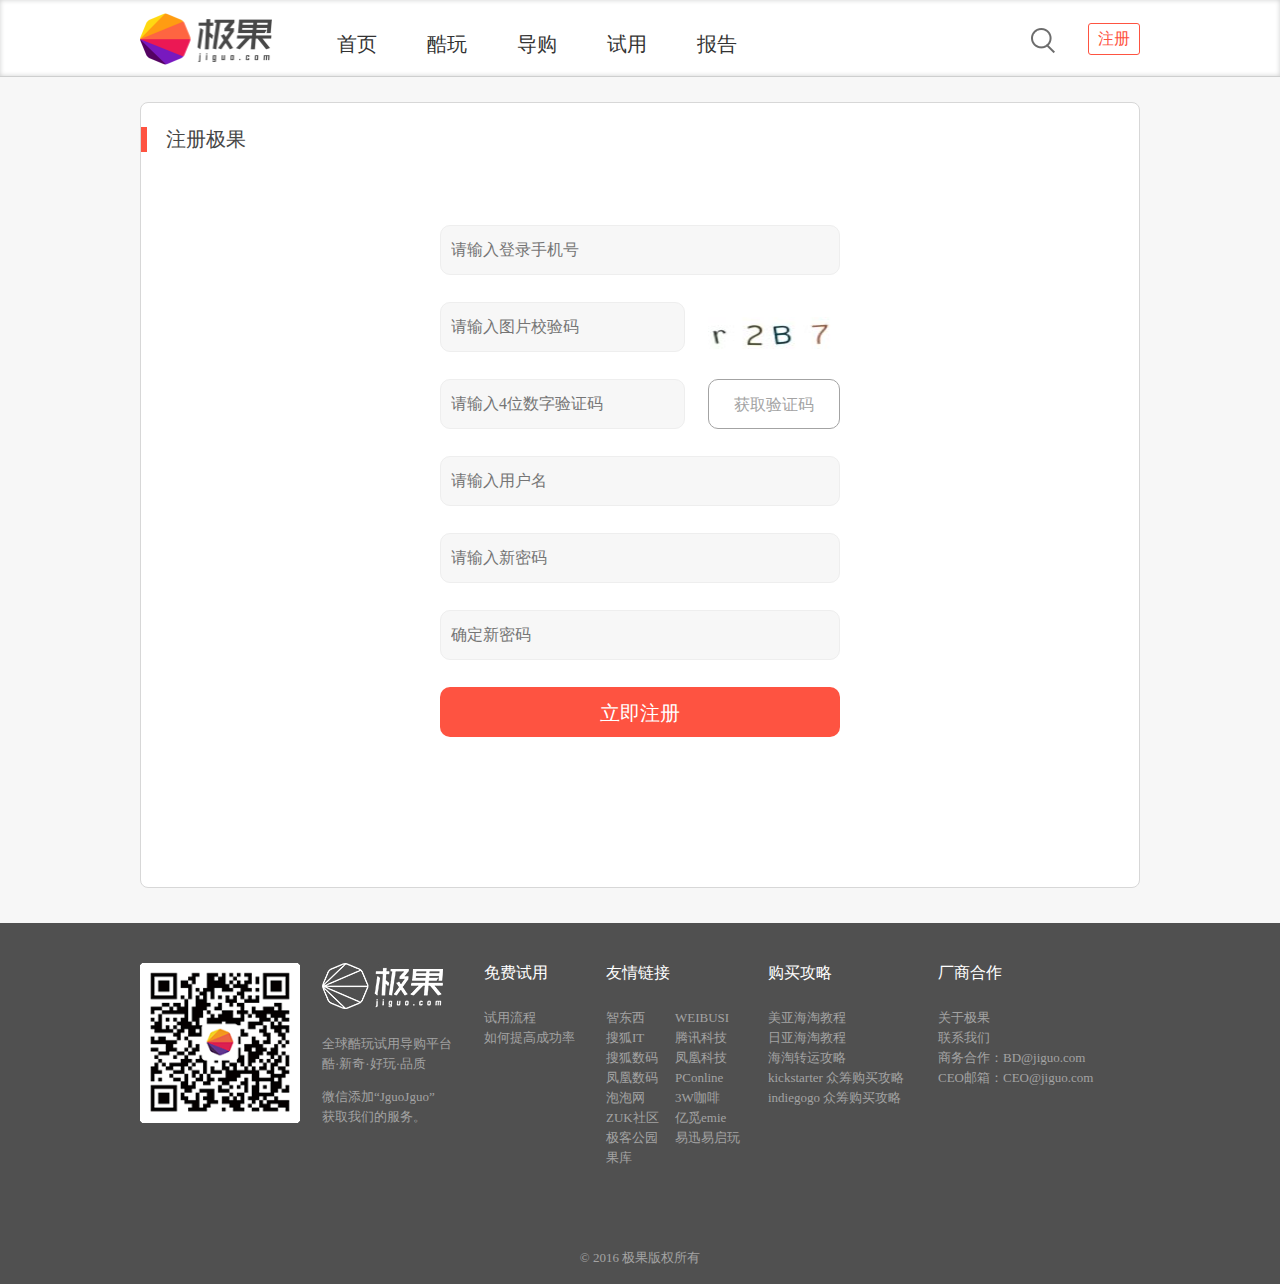
<file: regist.html>
<!DOCTYPE html>
<html lang="en">

<head>
    <meta charset="UTF-8">
    <meta http-equiv="X-UA-Compatible" content="IE=edge">
    <meta name="viewport" content="width=device-width, initial-scale=1.0">
    <link href="css/common.css" rel="stylesheet" />
    <link href="css/themes.css" rel="stylesheet" />
    <link href="css/style.css" rel="stylesheet" />
    <link rel="stylesheet" href="./css/my.css">
    <title>注册</title>
</head>

<body>
    <!--头部-->
    <header class="header">
        <div class="wrap fix">
            <div class="logo left">
                <a href="index.html"><img src="img/logonew.png" width="132" /></a>
            </div>
            <nav>
                <ul>
                    <li><a href="index.html">首页</a></li>
                    <li><a href="play/index.html">酷玩</a></li>
                    <li><a href="guid/index.html">导购</a></li>
                    <li><a href="use/index.html">试用</a></li>
                    <li><a href="report/index.html">报告</a></li>
                </ul>
            </nav>
            <a href="regist.html" class="login right">注册</a>
            <a href="" class="search right">搜索</a>
        </div>
    </header>
    <!-- 注册 -->
    <section class="report-box regMain">
        <div class="wrap regBox">
            <h2 class="title">注册极果</h2>
            <form class="regForm" name="my_f1" action="./use/dl.html" onsubmit="check();">
                <p>
                    <input type="text" placeholder="请输入登录手机号" pattern="^1[34578][0-9]{9}$" required="required"
                        name="tel" id="t1" /><span id="span1"></span>
                </p>

                <p>
                    <input type="text" placeholder="请输入图片校验码" required="required" name="imgCode" id="t2" />
                    <img src="img/imgCode.jpg" width="132" height="35" />
                </p>

                <p>
                    <input type="text" placeholder="请输入4位数字验证码" pattern="^\d{4}$" required="required" name="code"
                        id="t3" />
                    <a href="javascript:void(0)" class="getCode">获取验证码</a>
                </p>

                <p><input type="text" placeholder="请输入用户名" required="required" id="t4" /></p>

                <p><input type="password" placeholder="请输入新密码" required="required" name="psw1" id="t5" /></p>

                <p><input type="password" placeholder="确定新密码" required="required" name="psw2" id="t6" /></p>

                <p><button id="submit">立即注册</button></p>
            </form>
        </div>
    </section>
    <ul class="xxx">
        <li class="xx"></li>
        <li class="xx"></li>
        <li class="xx"></li>
        <li class="xx"></li>
        <li class="xx"></li>
        <li class="xx"></li>
    </ul>
    <!--底部-->
    <footer class="foot">
        <section class="wrap">
            <div class="fix">
                <dl><img src="img/code.png" width="160" height="160" /></dl>
                <dl>
                    <dt><img src="img/logoImg.jpg" /></dt>
                    <dd>全球酷玩试用导购平台<br>酷·新奇·好玩·品质</dd>
                    <dd>微信添加“JguoJguo” <br>获取我们的服务。</dd>
                </dl>
                <dl>
                    <dt>免费试用</dt>
                    <dd><a href="help.html#lc">试用流程</a></dd>
                    <dd><a href="help.html#cg">如何提高成功率</a></dd>
                </dl>
                <dl>
                    <dt>友情链接</dt>
                    <dd><a href="http://www.zhidx.com/">智东西</a><a href="http://www.weibusi.net/">WEIBUSI</a></dd>
                    <dd><a href="http://it.sohu.com/">搜狐IT</a><a href="http://tech.qq.com/">腾讯科技</a></dd>
                    <dd><a href="http://digi.it.sohu.com/">搜狐数码</a><a href="http://tech.ifeng.com/">凤凰科技</a></dd>
                    <dd><a href="http://digi.ifeng.com/">凤凰数码</a><a href="http://product.pconline.com.cn/">PConline</a>
                    </dd>
                    <dd><a href="http://www.pcpop.com/">泡泡网</a><a href="http://www.3wcoffee.com/">3W咖啡</a></dd>
                    <dd><a href="http://bbs.zuk.cn/">ZUK社区</a><a href="http://emie.com/">亿觅emie</a></dd>
                    <dd><a href="http://www.geekpark.net/">极客公园</a><a href="http://zdm.yixun.com/index.html">易迅易启玩</a>
                    </dd>
                    <dd><a href="http://www.guoku.com/">果库</a></dd>
                </dl>
                <dl>
                    <dt>购买攻略</dt>
                    <dd><a href="#">美亚海淘教程</a></dd>
                    <dd><a href="#">日亚海淘教程</a></dd>
                    <dd><a href="#">海淘转运攻略</a></dd>
                    <dd><a href="#">kickstarter 众筹购买攻略</a></dd>
                    <dd><a href="#">indiegogo 众筹购买攻略</a></dd>
                </dl>
                <dl>
                    <dt>厂商合作</dt>
                    <dd><a href="about.html">关于极果</a></dd>
                    <dd><a href="about.html#connect">联系我们</a></dd>
                    <dd><a href="mailto:BD@jiguo.com">商务合作：BD@jiguo.com</a></dd>
                    <dd><a href="mailto:CEO@jiguo.com">CEO邮箱：CEO@jiguo.com</a></dd>
                </dl>
            </div>
            <p class="copy">© 2016 极果版权所有</p>
        </section>
    </footer>


</body>

</html>
<script src="./js/Mycookie.js"></script>
<script src="./js/zc.js"></script>
</file>
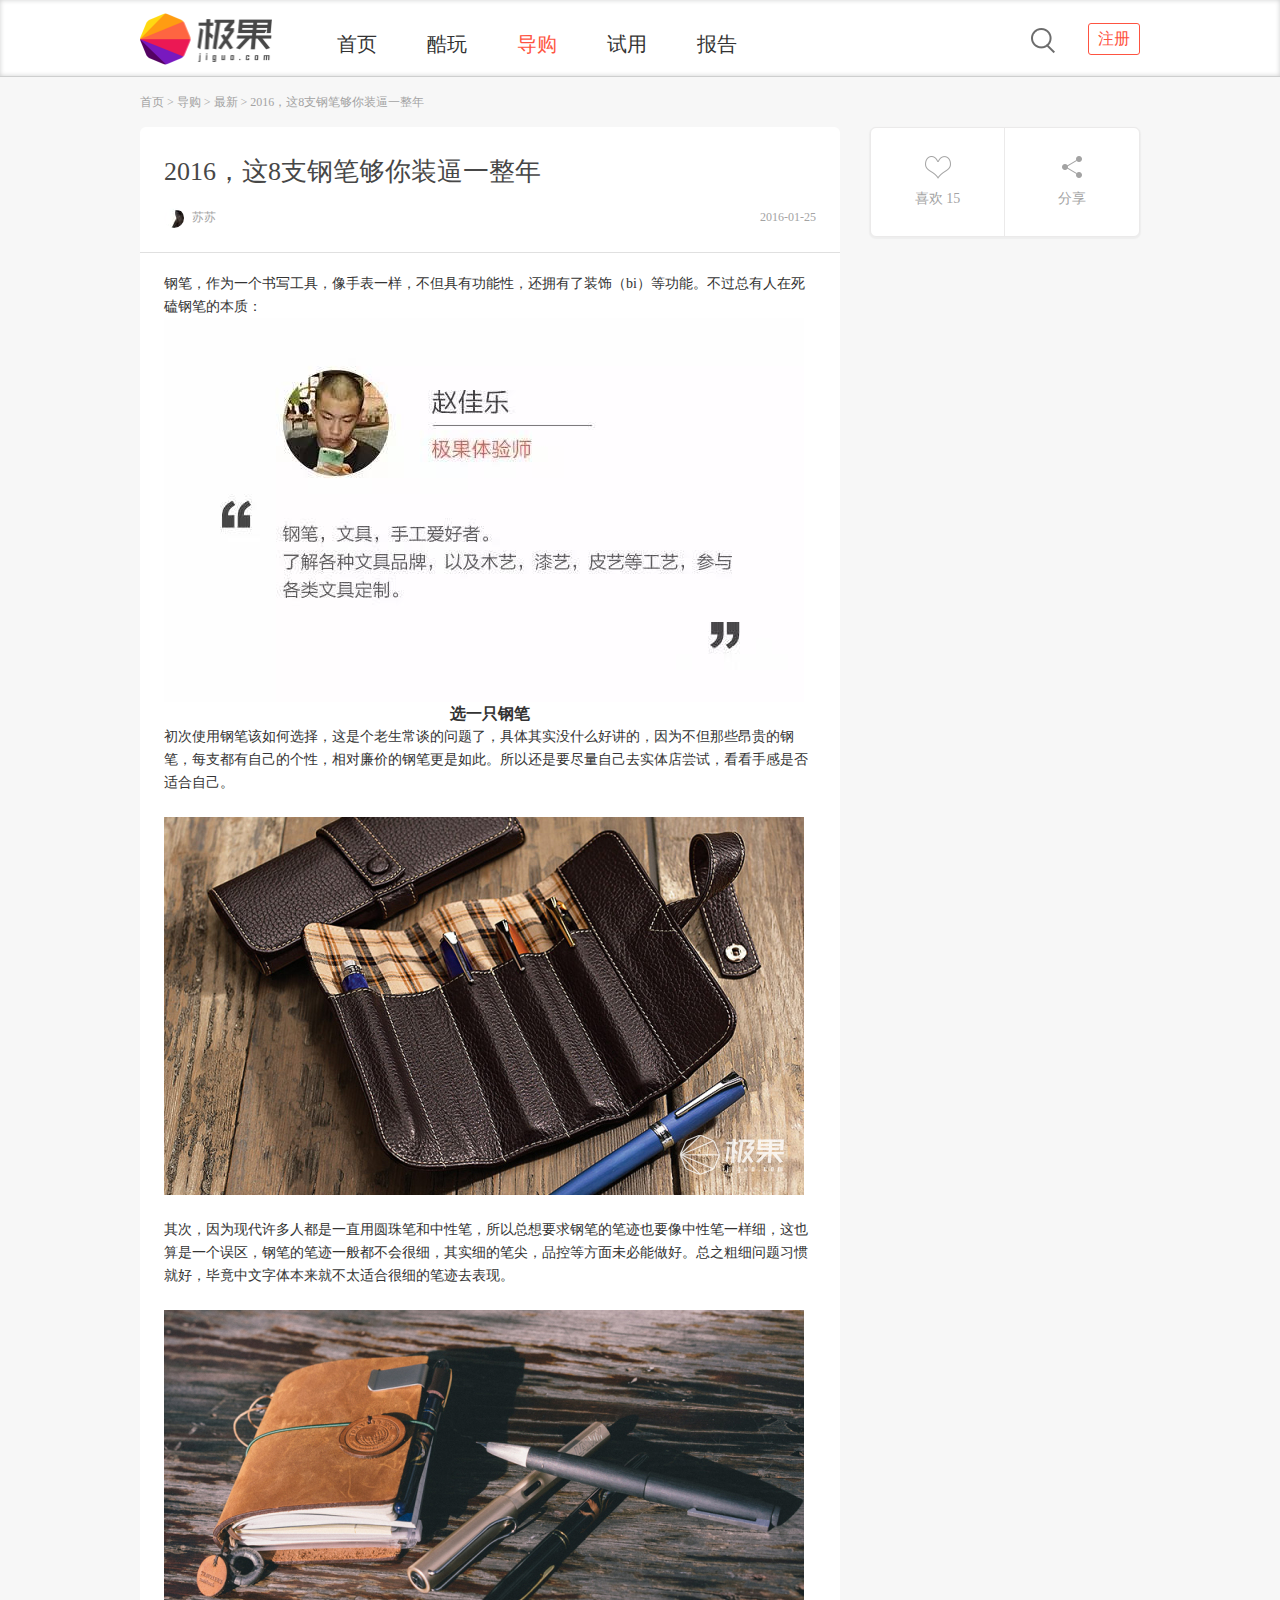
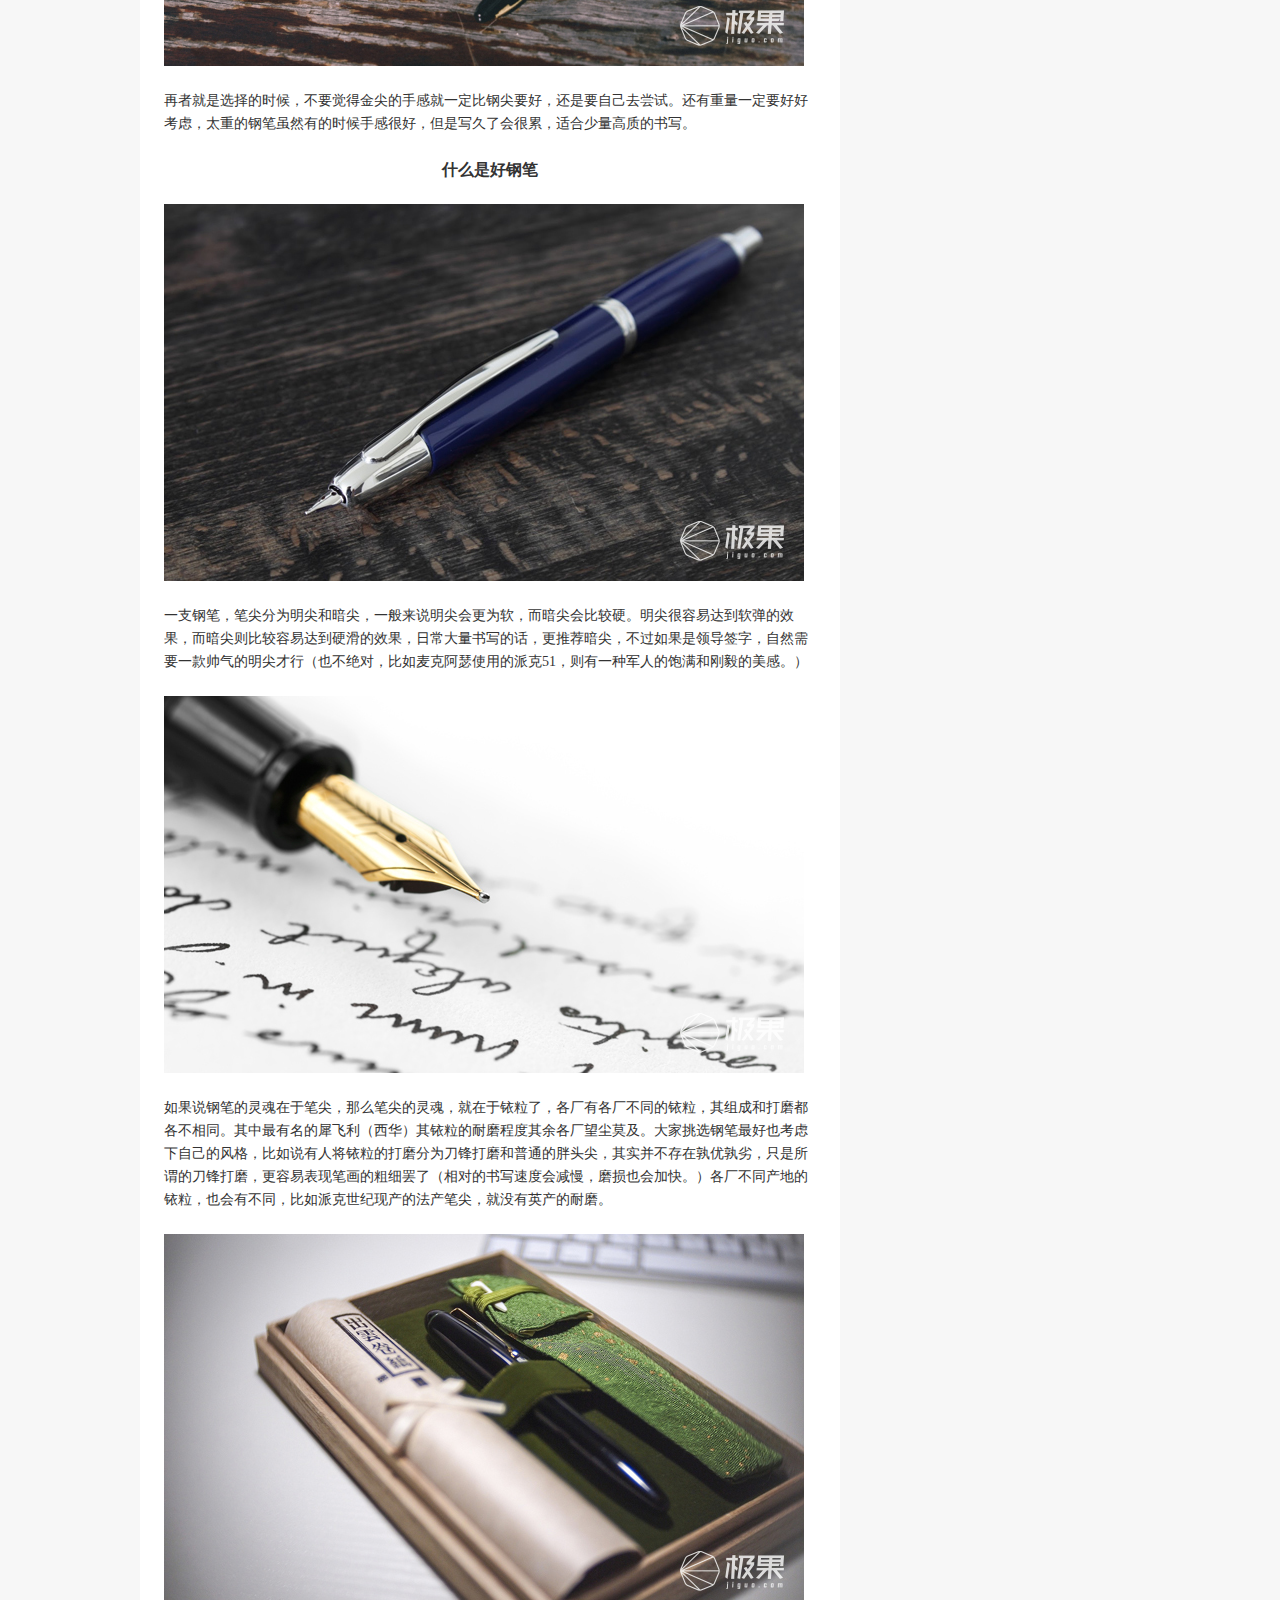
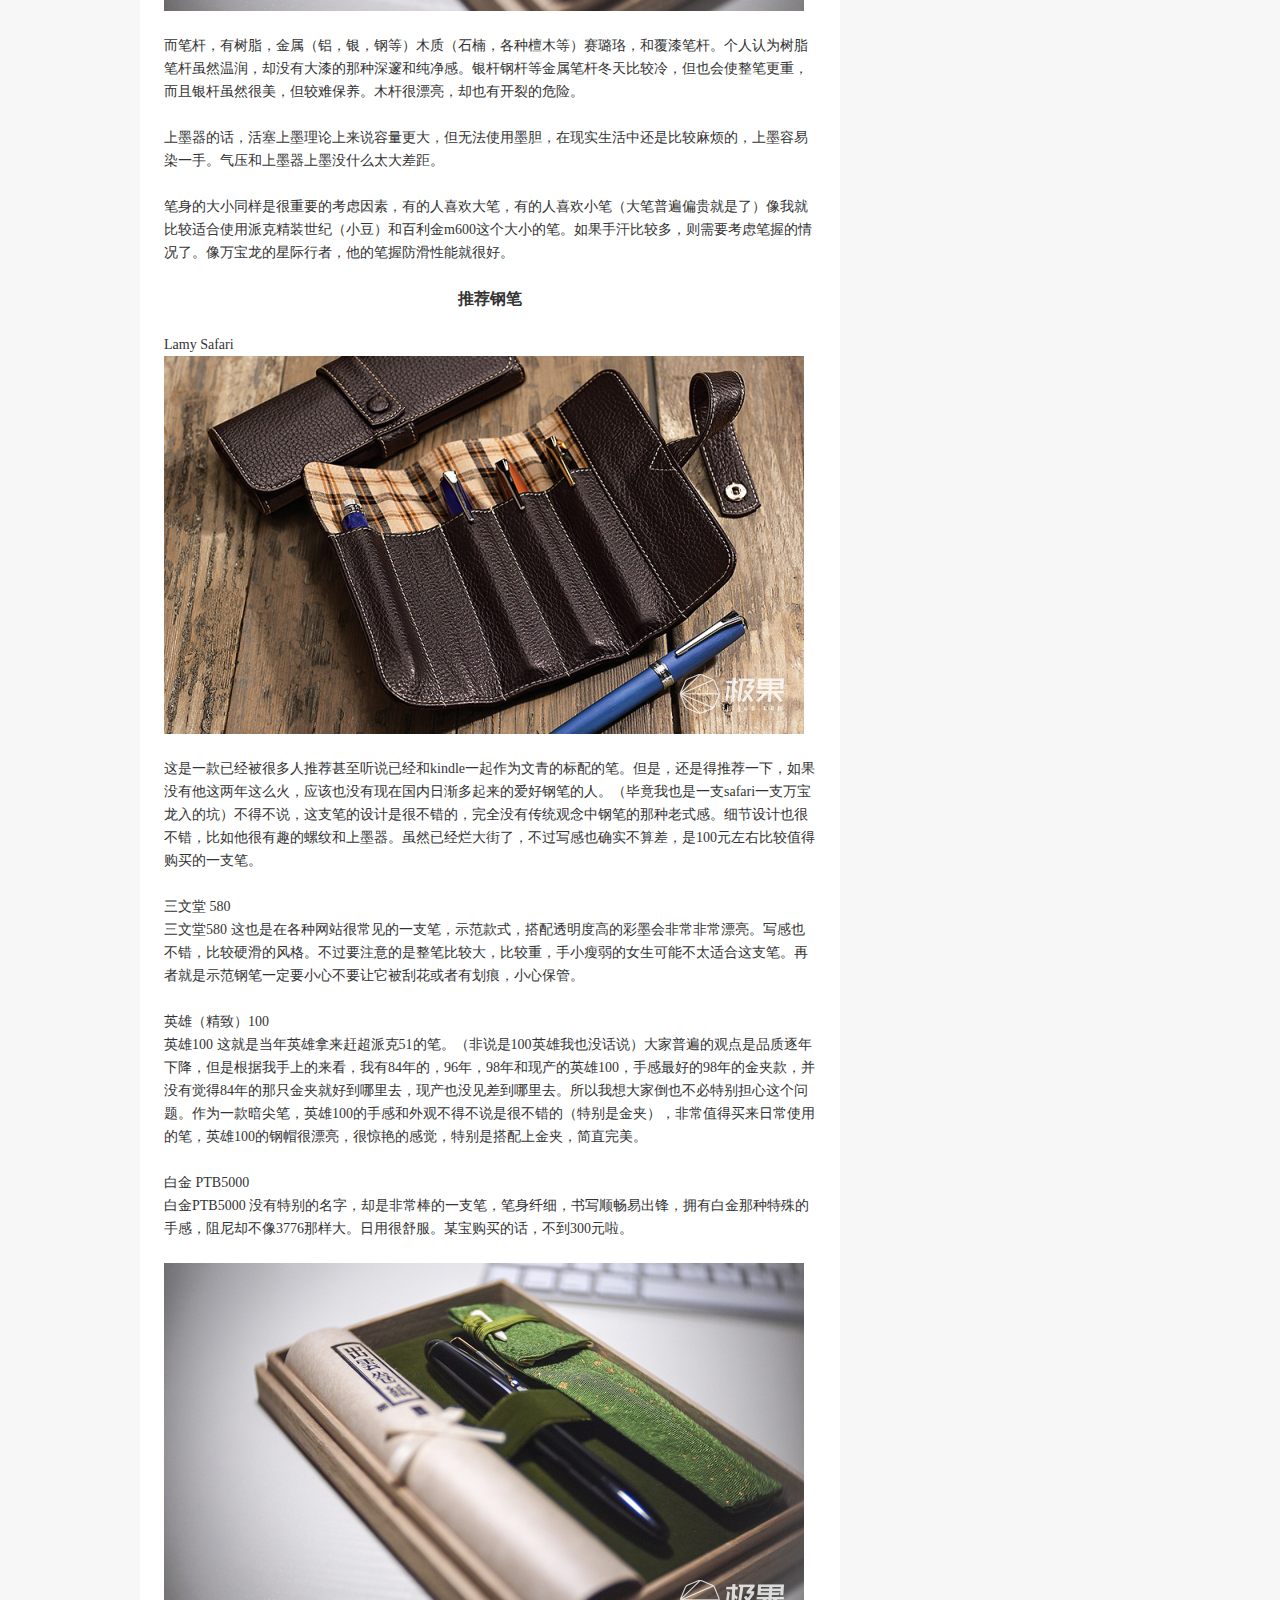
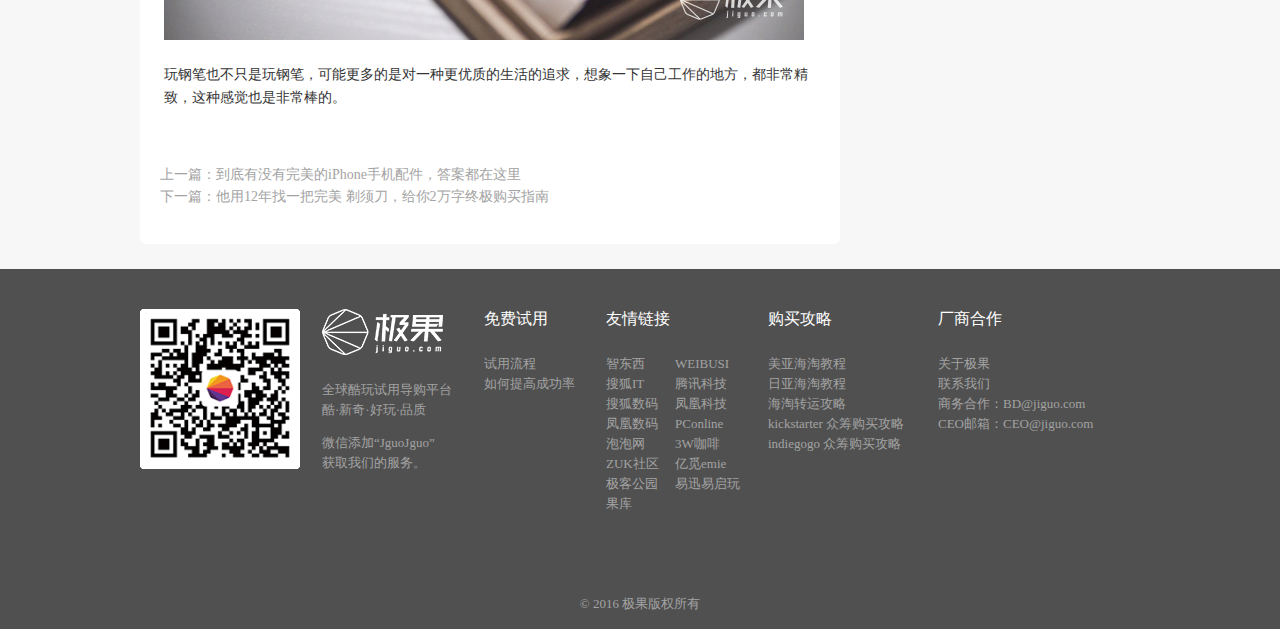
<file: guid/detail.html>
<!doctype html>
<html lang="en">

<head>
    <meta charset="UTF-8">
    <title>导购-2016，这8支钢笔够你装逼一整年</title>
    <link href="../css/common.css" rel="stylesheet" />
    <link href="../css/themes.css" rel="stylesheet" />
    <link href="../css/style.css" rel="stylesheet" />
    <script src="../js/jquery.min.js"></script>
</head>

<body>
    <!--头部-->
    <header class="header">
        <div class="wrap fix">
            <div class="logo left">
                <a href="../index.html"><img src="../img/logonew.png" width="132" /></a>
            </div>
            <nav>
                <ul>
                    <li><a href="../index.html">首页</a></li>
                    <li><a href="../play/index.html">酷玩</a></li>
                    <li class="on"><a href="../guid/index.html">导购</a></li>
                    <li><a href="../use/index.html">试用</a></li>
                    <li><a href="../report/index.html">报告</a></li>
                </ul>
            </nav>
            <a href="../regist.html" class="login right">注册</a>
            <a href="" class="search right">搜索</a>
        </div>
    </header>
    <!--体验报告-->
    <section class="report-box">
        <div class="wrap">
            <div class="bread"><a href="../index.html">首页</a> &gt; <a href="../guid/index.html">导购</a> &gt; <a
                    href="../guid/index.html">最新</a> &gt; 2016，这8支钢笔够你装逼一整年</div>
            <div class="detail fix">
                <article class="listInfo left">
                    <aside class="top-info">
                        <h1>2016，这8支钢笔够你装逼一整年</h1>
                        <div class="btm fix">
                            <div class="userInfo left">
                                <span class="avt"></span>
                                <span>苏苏</span>
                            </div>
                            <div class="right">2016-01-25</div>
                        </div>
                    </aside>
                    <div class="article">
                        <p>钢笔，作为一个书写工具，像手表一样，不但具有功能性，还拥有了装饰（bi）等功能。不过总有人在死磕钢笔的本质：</p>
                        <p><img src="../img/detail.jpg" /></p>
                        <p class="f16 acenter"><b>选一只钢笔</b></p>
                        <p>初次使用钢笔该如何选择，这是个老生常谈的问题了，具体其实没什么好讲的，因为不但那些昂贵的钢笔，每支都有自己的个性，相对廉价的钢笔更是如此。所以还是要尽量自己去实体店尝试，看看手感是否适合自己。
                        </p>
                        <p>&nbsp;</p>
                        <p><img src="../img/detail1.jpg" /></p>
                        <p>&nbsp;</p>
                        <p>其次，因为现代许多人都是一直用圆珠笔和中性笔，所以总想要求钢笔的笔迹也要像中性笔一样细，这也算是一个误区，钢笔的笔迹一般都不会很细，其实细的笔尖，品控等方面未必能做好。总之粗细问题习惯就好，毕竟中文字体本来就不太适合很细的笔迹去表现。
                        </p>
                        <p>&nbsp;</p>
                        <p><img src="../img/detail2.jpg" /></p>
                        <p>&nbsp;</p>
                        <p>再者就是选择的时候，不要觉得金尖的手感就一定比钢尖要好，还是要自己去尝试。还有重量一定要好好考虑，太重的钢笔虽然有的时候手感很好，但是写久了会很累，适合少量高质的书写。</p>
                        <p>&nbsp;</p>
                        <p class="f16 acenter"><b>什么是好钢笔</b></p>
                        <p>&nbsp;</p>
                        <p><img src="../img/detail3.jpg" /></p>
                        <p>&nbsp;</p>
                        <p>一支钢笔，笔尖分为明尖和暗尖，一般来说明尖会更为软，而暗尖会比较硬。明尖很容易达到软弹的效果，而暗尖则比较容易达到硬滑的效果，日常大量书写的话，更推荐暗尖，不过如果是领导签字，自然需要一款帅气的明尖才行（也不绝对，比如麦克阿瑟使用的派克51，则有一种军人的饱满和刚毅的美感。）
                        </p>
                        <p>&nbsp;</p>
                        <p><img src="../img/detail4.jpg" /></p>
                        <p>&nbsp;</p>
                        <p>如果说钢笔的灵魂在于笔尖，那么笔尖的灵魂，就在于铱粒了，各厂有各厂不同的铱粒，其组成和打磨都各不相同。其中最有名的犀飞利（西华）其铱粒的耐磨程度其余各厂望尘莫及。大家挑选钢笔最好也考虑下自己的风格，比如说有人将铱粒的打磨分为刀锋打磨和普通的胖头尖，其实并不存在孰优孰劣，只是所谓的刀锋打磨，更容易表现笔画的粗细罢了（相对的书写速度会减慢，磨损也会加快。）各厂不同产地的铱粒，也会有不同，比如派克世纪现产的法产笔尖，就没有英产的耐磨。
                        </p>
                        <p>&nbsp;</p>
                        <p><img src="../img/detail5.jpg" /></p>
                        <p>&nbsp;</p>
                        <p>而笔杆，有树脂，金属（铝，银，钢等）木质（石楠，各种檀木等）赛璐珞，和覆漆笔杆。个人认为树脂笔杆虽然温润，却没有大漆的那种深邃和纯净感。银杆钢杆等金属笔杆冬天比较冷，但也会使整笔更重，而且银杆虽然很美，但较难保养。木杆很漂亮，却也有开裂的危险。
                        </p>
                        <p>&nbsp;</p>
                        <p>上墨器的话，活塞上墨理论上来说容量更大，但无法使用墨胆，在现实生活中还是比较麻烦的，上墨容易染一手。气压和上墨器上墨没什么太大差距。</p>
                        <p>&nbsp;</p>
                        <p>笔身的大小同样是很重要的考虑因素，有的人喜欢大笔，有的人喜欢小笔（大笔普遍偏贵就是了）像我就比较适合使用派克精装世纪（小豆）和百利金m600这个大小的笔。如果手汗比较多，则需要考虑笔握的情况了。像万宝龙的星际行者，他的笔握防滑性能就很好。
                        </p>
                        <p>&nbsp;</p>
                        <p class="f16 acenter"><b>推荐钢笔</b></p>
                        <p>&nbsp;</p>
                        <p>Lamy Safari</p>
                        <p><img src="../img/detail1.jpg" /></p>
                        <p>&nbsp;</p>
                        <p>这是一款已经被很多人推荐甚至听说已经和kindle一起作为文青的标配的笔。但是，还是得推荐一下，如果没有他这两年这么火，应该也没有现在国内日渐多起来的爱好钢笔的人。（毕竟我也是一支safari一支万宝龙入的坑）不得不说，这支笔的设计是很不错的，完全没有传统观念中钢笔的那种老式感。细节设计也很不错，比如他很有趣的螺纹和上墨器。虽然已经烂大街了，不过写感也确实不算差，是100元左右比较值得购买的一支笔。
                        </p>
                        <p>&nbsp;</p>
                        <p>三文堂 580</p>
                        <p>三文堂580
                            这也是在各种网站很常见的一支笔，示范款式，搭配透明度高的彩墨会非常非常漂亮。写感也不错，比较硬滑的风格。不过要注意的是整笔比较大，比较重，手小瘦弱的女生可能不太适合这支笔。再者就是示范钢笔一定要小心不要让它被刮花或者有划痕，小心保管。
                        </p>
                        <p>&nbsp;</p>
                        <p>英雄（精致）100</p>
                        <p>英雄100
                            这就是当年英雄拿来赶超派克51的笔。（非说是100英雄我也没话说）大家普遍的观点是品质逐年下降，但是根据我手上的来看，我有84年的，96年，98年和现产的英雄100，手感最好的98年的金夹款，并没有觉得84年的那只金夹就好到哪里去，现产也没见差到哪里去。所以我想大家倒也不必特别担心这个问题。作为一款暗尖笔，英雄100的手感和外观不得不说是很不错的（特别是金夹），非常值得买来日常使用的笔，英雄100的钢帽很漂亮，很惊艳的感觉，特别是搭配上金夹，简直完美。
                        </p>
                        <p>&nbsp;</p>
                        <p>白金 PTB5000</p>
                        <p>白金PTB5000 没有特别的名字，却是非常棒的一支笔，笔身纤细，书写顺畅易出锋，拥有白金那种特殊的手感，阻尼却不像3776那样大。日用很舒服。某宝购买的话，不到300元啦。</p>
                        <p>&nbsp;</p>
                        <p><img src="../img/detail5.jpg" /></p>
                        <p>&nbsp;</p>
                        <p>玩钢笔也不只是玩钢笔，可能更多的是对一种更优质的生活的追求，想象一下自己工作的地方，都非常精致，这种感觉也是非常棒的。</p>
                    </div>
                    <ul class="article-btm">
                        <li><a href="">上一篇：到底有没有完美的iPhone手机配件，答案都在这里</a></li>
                        <li><a href="">下一篇：他用12年找一把完美 剃须刀，给你2万字终极购买指南</a></li>
                    </ul>
                </article>
                <aside class="listR right">
                    <dl class="detailFeel">
                        <dd>
                            <a href="javascript:void(0);">喜欢 15</a>
                        </dd>
                        <dd>
                            <a href="javascript:void(0);">分享</a>
                        </dd>
                    </dl>
                </aside>
            </div>
        </div>
    </section>
    <!--底部-->
    <footer class="foot">
        <section class="wrap">
            <div class="fix">
                <dl><img src="../img/code.png" width="160" height="160" /></dl>
                <dl>
                    <dt><img src="../img/logoImg.jpg" /></dt>
                    <dd>全球酷玩试用导购平台<br>酷·新奇·好玩·品质</dd>
                    <dd>微信添加“JguoJguo” <br>获取我们的服务。</dd>
                </dl>
                <dl>
                    <dt>免费试用</dt>
                    <dd><a href="../help.html#lc">试用流程</a></dd>
                    <dd><a href="../help.html#cg">如何提高成功率</a></dd>
                </dl>
                <dl>
                    <dt>友情链接</dt>
                    <dd><a href="http://www.zhidx.com/">智东西</a><a href="http://www.weibusi.net/">WEIBUSI</a></dd>
                    <dd><a href="http://it.sohu.com/">搜狐IT</a><a href="http://tech.qq.com/">腾讯科技</a></dd>
                    <dd><a href="http://digi.it.sohu.com/">搜狐数码</a><a href="http://tech.ifeng.com/">凤凰科技</a></dd>
                    <dd><a href="http://digi.ifeng.com/">凤凰数码</a><a href="http://product.pconline.com.cn/">PConline</a>
                    </dd>
                    <dd><a href="http://www.pcpop.com/">泡泡网</a><a href="http://www.3wcoffee.com/">3W咖啡</a></dd>
                    <dd><a href="http://bbs.zuk.cn/">ZUK社区</a><a href="http://emie.com/">亿觅emie</a></dd>
                    <dd><a href="http://www.geekpark.net/">极客公园</a><a href="http://zdm.yixun.com/index.html">易迅易启玩</a>
                    </dd>
                    <dd><a href="http://www.guoku.com/">果库</a></dd>
                </dl>
                <dl>
                    <dt>购买攻略</dt>
                    <dd><a href="#">美亚海淘教程</a></dd>
                    <dd><a href="#">日亚海淘教程</a></dd>
                    <dd><a href="#">海淘转运攻略</a></dd>
                    <dd><a href="#">kickstarter 众筹购买攻略</a></dd>
                    <dd><a href="#">indiegogo 众筹购买攻略</a></dd>
                </dl>
                <dl>
                    <dt>厂商合作</dt>
                    <dd><a href="../about.html">关于极果</a></dd>
                    <dd><a href="../about.html#connect">联系我们</a></dd>
                    <dd><a href="mailto:BD@jiguo.com">商务合作：BD@jiguo.com</a></dd>
                    <dd><a href="mailto:CEO@jiguo.com">CEO邮箱：CEO@jiguo.com</a></dd>
                </dl>
            </div>
            <p class="copy">© 2016 极果版权所有</p>
        </section>
    </footer>
</file>
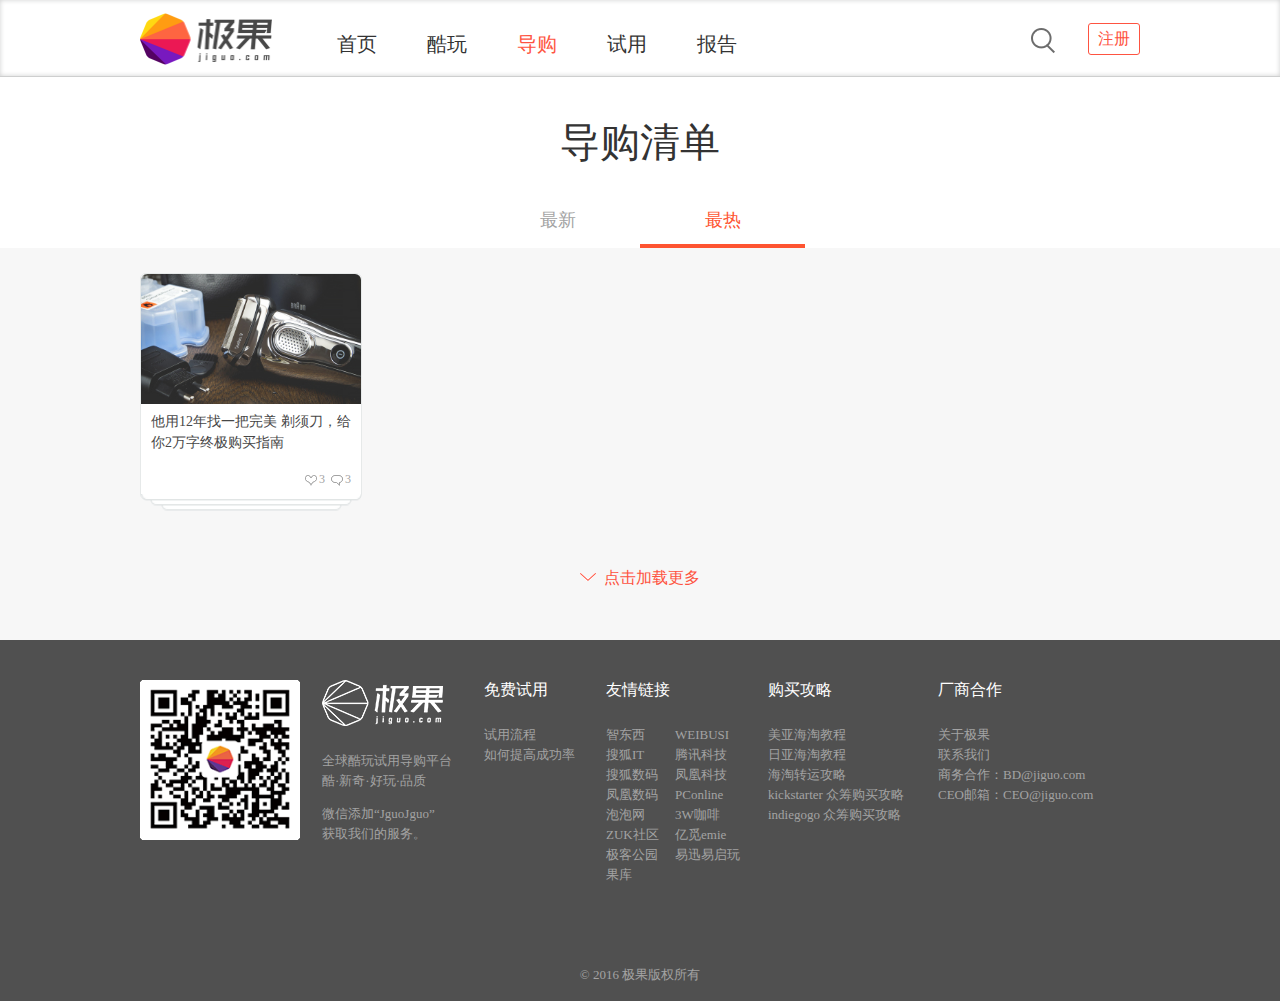
<file: guid/hot.html>
<!doctype html>
<html lang="en">

<head>
    <meta charset="UTF-8">
    <meta http-equiv="X-UA-Compatible" content="IE=edge">
    <meta name="viewport" content="width=device-width, initial-scale=1.0">
    <link href="../css/common.css" rel="stylesheet" />
    <link href="../css/themes.css" rel="stylesheet" />
    <link href="../css/style.css" rel="stylesheet" />
    <title>Document</title>
</head>

<body>
    <!--头部-->
    <header class="header">
        <div class="wrap fix">
            <div class="logo left">
                <a href="../index.html"><img src="../img/logonew.png" width="132" /></a>
            </div>
            <nav>
                <ul>
                    <li><a href="../index.html">首页</a></li>
                    <li><a href="../play/index.html">酷玩</a></li>
                    <li class="on"><a href="javascript:void(0);">导购</a></li>
                    <li><a href="../use/index.html">试用</a></li>
                    <li><a href="../report/index.html">报告</a></li>
                </ul>
            </nav>
            <a href="../regist.html" class="login right">注册</a>
            <a href="" class="search right">搜索</a>
        </div>
    </header>
    <!--酷玩top-->
    <section class="wrap play-top">
        <h1>导购清单</h1>
        <nav class="play-nav">
            <a href="index.html">最新</a>
            <a href="javascript:void(0);" class="on">最热</a>
        </nav>
    </section>
    <!--导购精选-->
    <section class="report-box">
        <div class="wrap guide common pad25">
            <ul id="myDiv">
                <li>
                    <a href="detail.html">
                        <img src="../img/g4.jpg" width="220" height="130" />
                        <div class="info">
                            <p class="name">他用12年找一把完美 剃须刀，给你2万字终极购买指南</p>
                            <div class="tip fix">
                                <div class="right icon">
                                    <span class="xin">3</span>
                                    <span class="look">3</span>
                                </div>
                            </div>
                        </div>
                    </a>
                </li>
            </ul>
            <div class="playMore">
                <a href="javascript:void(0);" class="more-btn" id="guid-btn">点击加载更多</a>
            </div>
        </div>
    </section>
    <!--底部-->
    <footer class="foot">
        <section class="wrap">
            <div class="fix">
                <dl><img src="../img/code.png" width="160" height="160" /></dl>
                <dl>
                    <dt><img src="../img/logoImg.jpg" /></dt>
                    <dd>全球酷玩试用导购平台<br>酷·新奇·好玩·品质</dd>
                    <dd>微信添加“JguoJguo” <br>获取我们的服务。</dd>
                </dl>
                <dl>
                    <dt>免费试用</dt>
                    <dd><a href="../help.html#lc">试用流程</a></dd>
                    <dd><a href="../help.html#cg">如何提高成功率</a></dd>
                </dl>
                <dl>
                    <dt>友情链接</dt>
                    <dd><a href="http://www.zhidx.com/">智东西</a><a href="http://www.weibusi.net/">WEIBUSI</a></dd>
                    <dd><a href="http://it.sohu.com/">搜狐IT</a><a href="http://tech.qq.com/">腾讯科技</a></dd>
                    <dd><a href="http://digi.it.sohu.com/">搜狐数码</a><a href="http://tech.ifeng.com/">凤凰科技</a></dd>
                    <dd><a href="http://digi.ifeng.com/">凤凰数码</a><a href="http://product.pconline.com.cn/">PConline</a>
                    </dd>
                    <dd><a href="http://www.pcpop.com/">泡泡网</a><a href="http://www.3wcoffee.com/">3W咖啡</a></dd>
                    <dd><a href="http://bbs.zuk.cn/">ZUK社区</a><a href="http://emie.com/">亿觅emie</a></dd>
                    <dd><a href="http://www.geekpark.net/">极客公园</a><a href="http://zdm.yixun.com/index.html">易迅易启玩</a>
                    </dd>
                    <dd><a href="http://www.guoku.com/">果库</a></dd>
                </dl>
                <dl>
                    <dt>购买攻略</dt>
                    <dd><a href="#">美亚海淘教程</a></dd>
                    <dd><a href="#">日亚海淘教程</a></dd>
                    <dd><a href="#">海淘转运攻略</a></dd>
                    <dd><a href="#">kickstarter 众筹购买攻略</a></dd>
                    <dd><a href="#">indiegogo 众筹购买攻略</a></dd>
                </dl>
                <dl>
                    <dt>厂商合作</dt>
                    <dd><a href="../about.html">关于极果</a></dd>
                    <dd><a href="../about.html#connect">联系我们</a></dd>
                    <dd><a href="mailto:BD@jiguo.com">商务合作：BD@jiguo.com</a></dd>
                    <dd><a href="mailto:CEO@jiguo.com">CEO邮箱：CEO@jiguo.com</a></dd>
                </dl>
            </div>
            <p class="copy">© 2016 极果版权所有</p>
        </section>
    </footer>
</body>

</html>
<script>
    window.onload = function fn() {
        // 1、创建对象
        var ajax_ = new XMLHttpRequest() || new ActiveXObject('Microsoft.XMLHTT');
        //2、建立连接
        // ajax_.open('get','./demo.txt',true);
        ajax_.open('get', 'http://localhost:3000/guid/hot', true);

        //3、发送请求
        ajax_.send();

        //4、接收服务器数据
        ajax_.onreadystatechange = function () {

            if (ajax_.readyState == 4) {
                if (ajax_.status == 200) {
                    console.log(ajax_.responseText);
                    var json_ = ajax_.responseText;

                    // json转换字符串
                    json_ = JSON.parse(json_);

                    console.log(json_);
                    var str = '';
                    for (var item of json_) {


                        str += `
                        <li>
                    <a href="detail.html">
                        <img src="${item.img}" width="220" height="130" />
                        <div class="info">
                            <p class="name">${item.text}</p>
                            <div class="tip fix">
                                <div class="right icon">
                                    <span class="xin">3</span>
                                    <span class="look">3</span>
                                </div>
                            </div>
                        </div>
                    </a>
                </li>                    
                `;
                    }

                    var myul = document.getElementById('myDiv');
                    myul.innerHTML = str;

                    // console.log(str);
                    // myul.appendChild(str);
                } else {
                    console.log('获取连接失败');
                }
            }
        }

    }
</script>
</file>
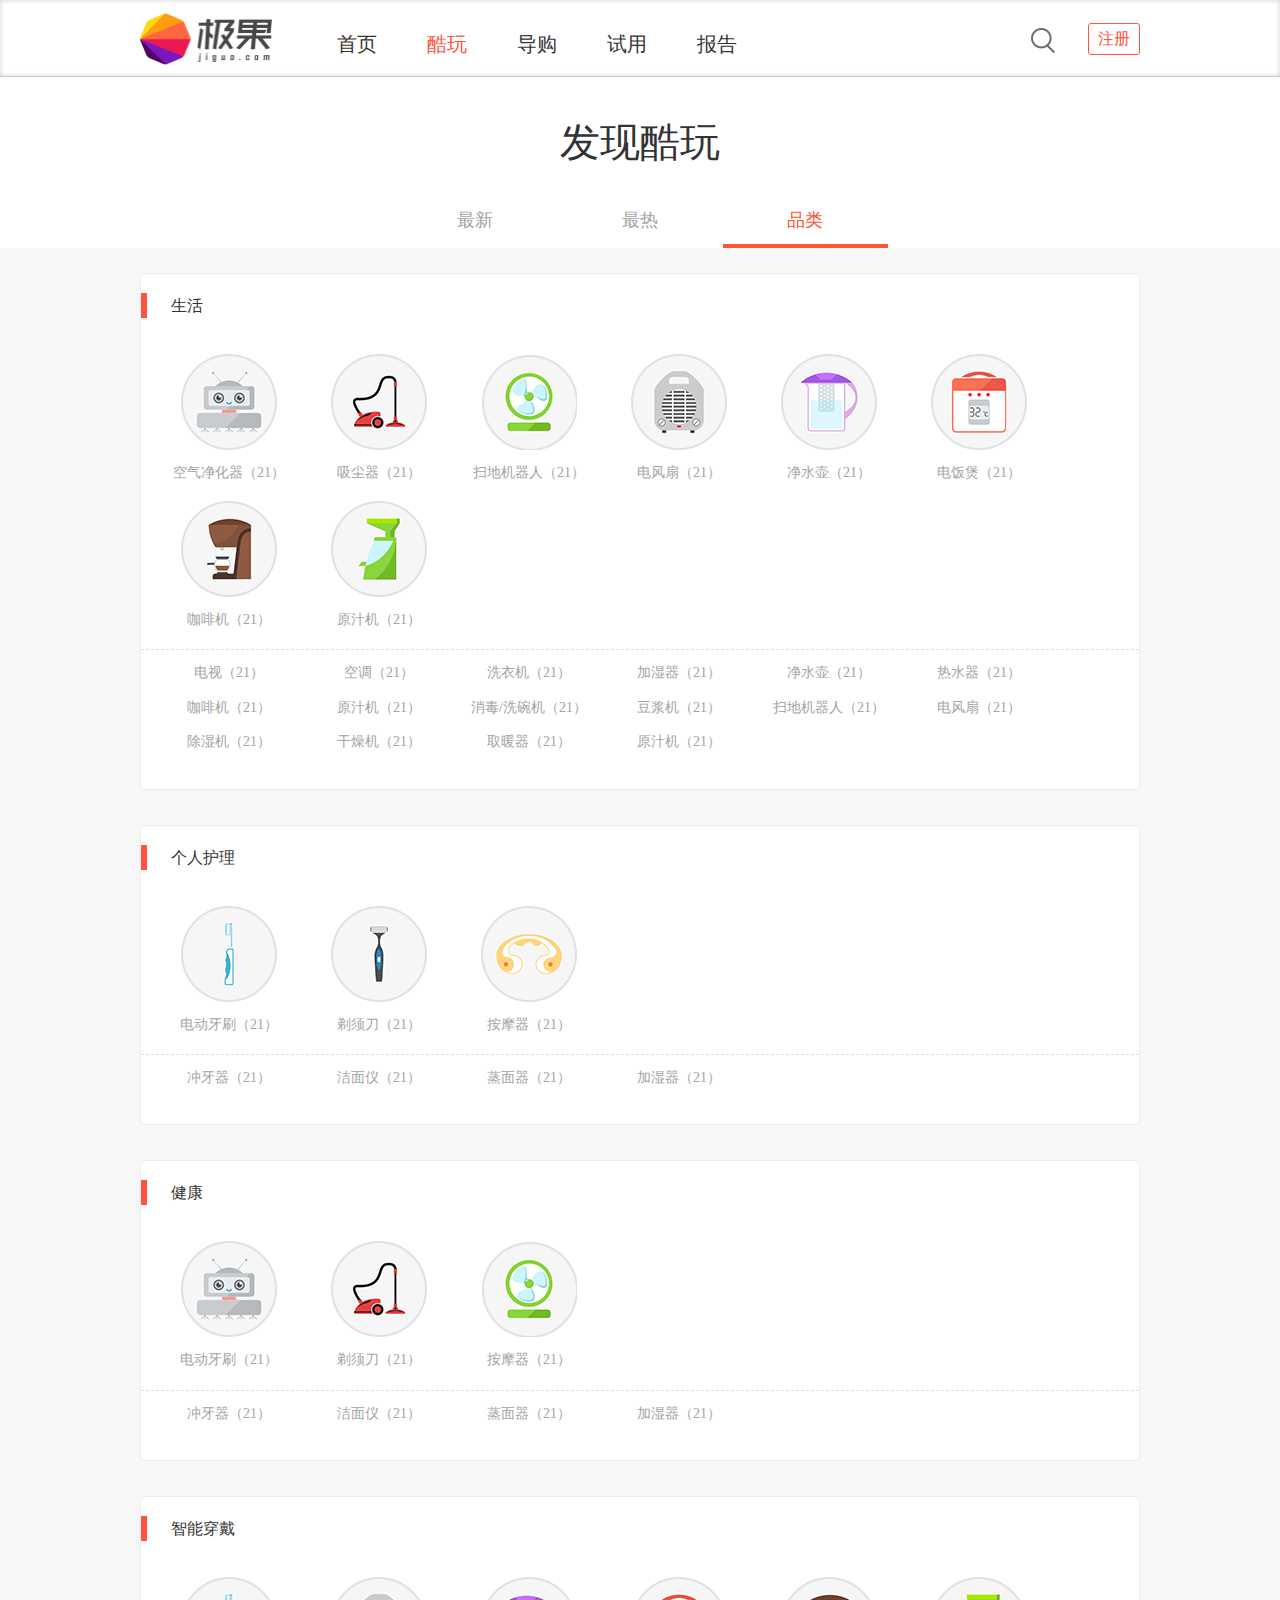
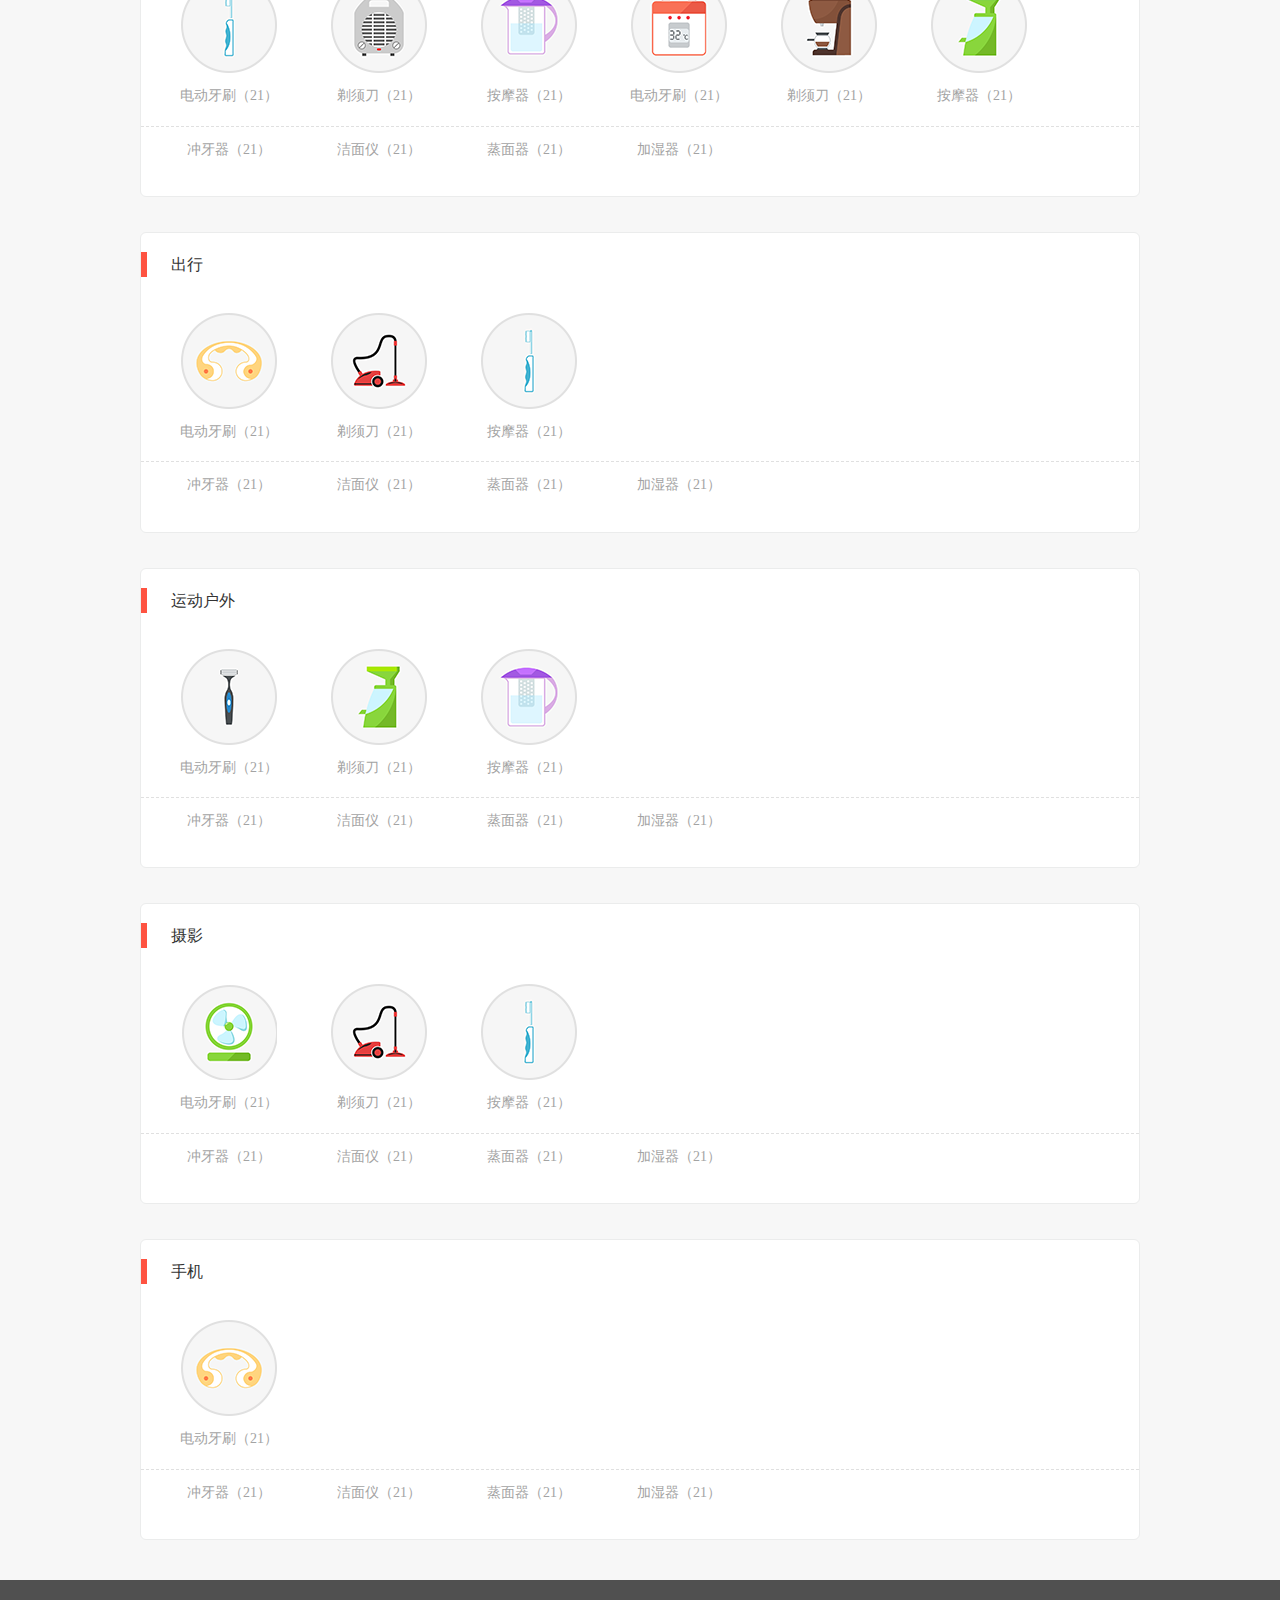
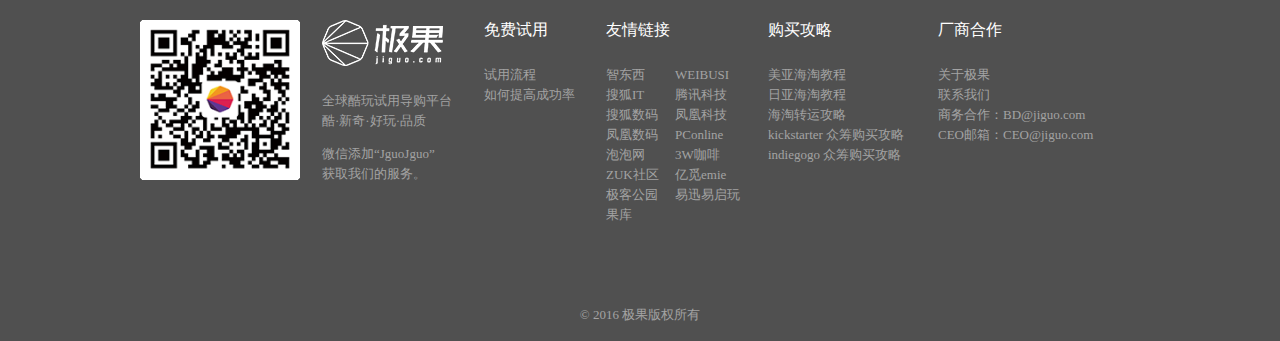
<file: play/category.html>
<!DOCTYPE html>
<html lang="en">

<head>
	<meta charset="UTF-8">
	<meta http-equiv="X-UA-Compatible" content="IE=edge">
	<meta name="viewport" content="width=device-width, initial-scale=1.0">
	<link href="../css/common.css" rel="stylesheet" />
	<link href="../css/themes.css" rel="stylesheet" />
	<link href="../css/style.css" rel="stylesheet" />
	<title>Document</title>
</head>

<body>
	<!--头部-->
	<header class="header">
		<div class="wrap fix">
			<div class="logo left">
				<a href="../index.html"><img src="../img/logonew.png" width="132" /></a>
			</div>
			<nav>
				<ul>
					<li><a href="../index.html">首页</a></li>
					<li class="on"><a href="javascript:void(0);">酷玩</a></li>
					<li><a href="../guid/index.html">导购</a></li>
					<li><a href="../use/index.html">试用</a></li>
					<li><a href="../report/index.html">报告</a></li>
				</ul>
			</nav>
			<a href="../regist.html" class="login right">注册</a>
			<a href="" class="search right">搜索</a>
		</div>
	</header>
	<!--酷玩top-->
	<section class="wrap play-top">
		<h1>发现酷玩</h1>
		<nav class="play-nav">
			<a href="index.html">最新</a>
			<a href="hot.html">最热</a>
			<a href="javascript:void(0);" class="on">品类</a>
		</nav>
	</section>
	<!--发现酷玩-->
	<section class="report-box">
		<div class="wrap category pad25">
			<ul>
				<!--生活-->
				<li>
					<dl>
						<dt>生活</dt>
						<dd>
							<div class="list">
								<a href="">
									<img src="../img/cat_1.png" />
									<p class="info">空气净化器（21）</p>
								</a>
							</div>
							<div class="list">
								<a href="">
									<img src="../img/cat_2.png" />
									<p class="info">吸尘器（21）</p>
								</a>
							</div>
							<div class="list">
								<a href="">
									<img src="../img/cat_3.png" />
									<p class="info">扫地机器人（21）</p>
								</a>
							</div>
							<div class="list">
								<a href="">
									<img src="../img/cat_4.png" />
									<p class="info">电风扇（21）</p>
								</a>
							</div>
							<div class="list">
								<a href="">
									<img src="../img/cat_5.png" />
									<p class="info">净水壶（21）</p>
								</a>
							</div>
							<div class="list">
								<a href="">
									<img src="../img/cat_6.png" />
									<p class="info">电饭煲（21）</p>
								</a>
							</div>
							<div class="list">
								<a href="">
									<img src="../img/cat_7.png" />
									<p class="info">咖啡机（21）</p>
								</a>
							</div>
							<div class="list">
								<a href="">
									<img src="../img/cat_8.png" />
									<p class="info">原汁机（21）</p>
								</a>
							</div>
						</dd>
						<dd>
							<div class="list">
								<a href="">
									<p class="info">电视（21）</p>
								</a>
							</div>
							<div class="list">
								<a href="">
									<p class="info">空调（21）</p>
								</a>
							</div>
							<div class="list">
								<a href="">
									<p class="info">洗衣机（21）</p>
								</a>
							</div>
							<div class="list">
								<a href="">
									<p class="info">加湿器（21）</p>
								</a>
							</div>
							<div class="list">
								<a href="">
									<p class="info">净水壶（21）</p>
								</a>
							</div>
							<div class="list">
								<a href="">
									<p class="info">热水器（21）</p>
								</a>
							</div>
							<div class="list">
								<a href="">
									<p class="info">咖啡机（21）</p>
								</a>
							</div>
							<div class="list">
								<a href="">
									<p class="info">原汁机（21）</p>
								</a>
							</div>
							<div class="list">
								<a href="">
									<p class="info">消毒/洗碗机（21）</p>
								</a>
							</div>
							<div class="list">
								<a href="">
									<p class="info">豆浆机（21）</p>
								</a>
							</div>
							<div class="list">
								<a href="">
									<p class="info">扫地机器人（21）</p>
								</a>
							</div>
							<div class="list">
								<a href="">
									<p class="info">电风扇（21）</p>
								</a>
							</div>
							<div class="list">
								<a href="">
									<p class="info">除湿机（21）</p>
								</a>
							</div>
							<div class="list">
								<a href="">
									<p class="info">干燥机（21）</p>
								</a>
							</div>
							<div class="list">
								<a href="">
									<p class="info">取暖器（21）</p>
								</a>
							</div>
							<div class="list">
								<a href="">
									<p class="info">原汁机（21）</p>
								</a>
							</div>
						</dd>
					</dl>
				</li>
				<!--个人护理-->
				<li>
					<dl>
						<dt>个人护理</dt>
						<dd>
							<div class="list">
								<a href="">
									<img src="../img/cat_9.png" />
									<p class="info">电动牙刷（21）</p>
								</a>
							</div>
							<div class="list">
								<a href="">
									<img src="../img/cat_10.png" />
									<p class="info">剃须刀（21）</p>
								</a>
							</div>
							<div class="list">
								<a href="">
									<img src="../img/cat_11.png" />
									<p class="info">按摩器（21）</p>
								</a>
							</div>
						</dd>
						<dd>
							<div class="list">
								<a href="">
									<p class="info">冲牙器（21）</p>
								</a>
							</div>
							<div class="list">
								<a href="">
									<p class="info">洁面仪（21）</p>
								</a>
							</div>
							<div class="list">
								<a href="">
									<p class="info">蒸面器（21）</p>
								</a>
							</div>
							<div class="list">
								<a href="">
									<p class="info">加湿器（21）</p>
								</a>
							</div>
						</dd>
					</dl>
				</li>
				<!--健康-->
				<li>
					<dl>
						<dt>健康</dt>
						<dd>
							<div class="list">
								<a href="">
									<img src="../img/cat_1.png" />
									<p class="info">电动牙刷（21）</p>
								</a>
							</div>
							<div class="list">
								<a href="">
									<img src="../img/cat_2.png" />
									<p class="info">剃须刀（21）</p>
								</a>
							</div>
							<div class="list">
								<a href="">
									<img src="../img/cat_3.png" />
									<p class="info">按摩器（21）</p>
								</a>
							</div>
						</dd>
						<dd>
							<div class="list">
								<a href="">
									<p class="info">冲牙器（21）</p>
								</a>
							</div>
							<div class="list">
								<a href="">
									<p class="info">洁面仪（21）</p>
								</a>
							</div>
							<div class="list">
								<a href="">
									<p class="info">蒸面器（21）</p>
								</a>
							</div>
							<div class="list">
								<a href="">
									<p class="info">加湿器（21）</p>
								</a>
							</div>
						</dd>
					</dl>
				</li>
				<!--智能穿戴-->
				<li>
					<dl>
						<dt>智能穿戴</dt>
						<dd>
							<div class="list">
								<a href="">
									<img src="../img/cat_9.png" />
									<p class="info">电动牙刷（21）</p>
								</a>
							</div>
							<div class="list">
								<a href="">
									<img src="../img/cat_4.png" />
									<p class="info">剃须刀（21）</p>
								</a>
							</div>
							<div class="list">
								<a href="">
									<img src="../img/cat_5.png" />
									<p class="info">按摩器（21）</p>
								</a>
							</div>
							<div class="list">
								<a href="">
									<img src="../img/cat_6.png" />
									<p class="info">电动牙刷（21）</p>
								</a>
							</div>
							<div class="list">
								<a href="">
									<img src="../img/cat_7.png" />
									<p class="info">剃须刀（21）</p>
								</a>
							</div>
							<div class="list">
								<a href="">
									<img src="../img/cat_8.png" />
									<p class="info">按摩器（21）</p>
								</a>
							</div>
						</dd>
						<dd>
							<div class="list">
								<a href="">
									<p class="info">冲牙器（21）</p>
								</a>
							</div>
							<div class="list">
								<a href="">
									<p class="info">洁面仪（21）</p>
								</a>
							</div>
							<div class="list">
								<a href="">
									<p class="info">蒸面器（21）</p>
								</a>
							</div>
							<div class="list">
								<a href="">
									<p class="info">加湿器（21）</p>
								</a>
							</div>
						</dd>
					</dl>
				</li>
				<!--出行-->
				<li>
					<dl>
						<dt>出行</dt>
						<dd>
							<div class="list">
								<a href="">
									<img src="../img/cat_11.png" />
									<p class="info">电动牙刷（21）</p>
								</a>
							</div>
							<div class="list">
								<a href="">
									<img src="../img/cat_2.png" />
									<p class="info">剃须刀（21）</p>
								</a>
							</div>
							<div class="list">
								<a href="">
									<img src="../img/cat_9.png" />
									<p class="info">按摩器（21）</p>
								</a>
							</div>
						</dd>
						<dd>
							<div class="list">
								<a href="">
									<p class="info">冲牙器（21）</p>
								</a>
							</div>
							<div class="list">
								<a href="">
									<p class="info">洁面仪（21）</p>
								</a>
							</div>
							<div class="list">
								<a href="">
									<p class="info">蒸面器（21）</p>
								</a>
							</div>
							<div class="list">
								<a href="">
									<p class="info">加湿器（21）</p>
								</a>
							</div>
						</dd>
					</dl>
				</li>
				<!--运动户外-->
				<li>
					<dl>
						<dt>运动户外</dt>
						<dd>
							<div class="list">
								<a href="">
									<img src="../img/cat_10.png" />
									<p class="info">电动牙刷（21）</p>
								</a>
							</div>
							<div class="list">
								<a href="">
									<img src="../img/cat_8.png" />
									<p class="info">剃须刀（21）</p>
								</a>
							</div>
							<div class="list">
								<a href="">
									<img src="../img/cat_5.png" />
									<p class="info">按摩器（21）</p>
								</a>
							</div>
						</dd>
						<dd>
							<div class="list">
								<a href="">
									<p class="info">冲牙器（21）</p>
								</a>
							</div>
							<div class="list">
								<a href="">
									<p class="info">洁面仪（21）</p>
								</a>
							</div>
							<div class="list">
								<a href="">
									<p class="info">蒸面器（21）</p>
								</a>
							</div>
							<div class="list">
								<a href="">
									<p class="info">加湿器（21）</p>
								</a>
							</div>
						</dd>
					</dl>
				</li>
				<!--摄影-->
				<li>
					<dl>
						<dt>摄影</dt>
						<dd>
							<div class="list">
								<a href="">
									<img src="../img/cat_3.png" />
									<p class="info">电动牙刷（21）</p>
								</a>
							</div>
							<div class="list">
								<a href="">
									<img src="../img/cat_2.png" />
									<p class="info">剃须刀（21）</p>
								</a>
							</div>
							<div class="list">
								<a href="">
									<img src="../img/cat_9.png" />
									<p class="info">按摩器（21）</p>
								</a>
							</div>
						</dd>
						<dd>
							<div class="list">
								<a href="">
									<p class="info">冲牙器（21）</p>
								</a>
							</div>
							<div class="list">
								<a href="">
									<p class="info">洁面仪（21）</p>
								</a>
							</div>
							<div class="list">
								<a href="">
									<p class="info">蒸面器（21）</p>
								</a>
							</div>
							<div class="list">
								<a href="">
									<p class="info">加湿器（21）</p>
								</a>
							</div>
						</dd>
					</dl>
				</li>
				<!--手机-->
				<li>
					<dl>
						<dt>手机</dt>
						<dd>
							<div class="list">
								<a href="">
									<img src="../img/cat_11.png" />
									<p class="info">电动牙刷（21）</p>
								</a>
							</div>
						</dd>
						<dd>
							<div class="list">
								<a href="">
									<p class="info">冲牙器（21）</p>
								</a>
							</div>
							<div class="list">
								<a href="">
									<p class="info">洁面仪（21）</p>
								</a>
							</div>
							<div class="list">
								<a href="">
									<p class="info">蒸面器（21）</p>
								</a>
							</div>
							<div class="list">
								<a href="">
									<p class="info">加湿器（21）</p>
								</a>
							</div>
						</dd>
					</dl>
				</li>
			</ul>
		</div>
	</section>
	<!--底部-->
	<footer class="foot">
		<section class="wrap">
			<div class="fix">
				<dl><img src="../img/code.png" width="160" height="160" /></dl>
				<dl>
					<dt><img src="../img/logoImg.jpg" /></dt>
					<dd>全球酷玩试用导购平台<br>酷·新奇·好玩·品质</dd>
					<dd>微信添加“JguoJguo” <br>获取我们的服务。</dd>
				</dl>
				<dl>
					<dt>免费试用</dt>
					<dd><a href="../help.html#lc">试用流程</a></dd>
					<dd><a href="../help.html#cg">如何提高成功率</a></dd>
				</dl>
				<dl>
					<dt>友情链接</dt>
					<dd><a href="http://www.zhidx.com/">智东西</a><a href="http://www.weibusi.net/">WEIBUSI</a></dd>
					<dd><a href="http://it.sohu.com/">搜狐IT</a><a href="http://tech.qq.com/">腾讯科技</a></dd>
					<dd><a href="http://digi.it.sohu.com/">搜狐数码</a><a href="http://tech.ifeng.com/">凤凰科技</a></dd>
					<dd><a href="http://digi.ifeng.com/">凤凰数码</a><a href="http://product.pconline.com.cn/">PConline</a>
					</dd>
					<dd><a href="http://www.pcpop.com/">泡泡网</a><a href="http://www.3wcoffee.com/">3W咖啡</a></dd>
					<dd><a href="http://bbs.zuk.cn/">ZUK社区</a><a href="http://emie.com/">亿觅emie</a></dd>
					<dd><a href="http://www.geekpark.net/">极客公园</a><a href="http://zdm.yixun.com/index.html">易迅易启玩</a>
					</dd>
					<dd><a href="http://www.guoku.com/">果库</a></dd>
				</dl>
				<dl>
					<dt>购买攻略</dt>
					<dd><a href="#">美亚海淘教程</a></dd>
					<dd><a href="#">日亚海淘教程</a></dd>
					<dd><a href="#">海淘转运攻略</a></dd>
					<dd><a href="#">kickstarter 众筹购买攻略</a></dd>
					<dd><a href="#">indiegogo 众筹购买攻略</a></dd>
				</dl>
				<dl>
					<dt>厂商合作</dt>
					<dd><a href="../about.html">关于极果</a></dd>
					<dd><a href="../about.html#connect">联系我们</a></dd>
					<dd><a href="mailto:BD@jiguo.com">商务合作：BD@jiguo.com</a></dd>
					<dd><a href="mailto:CEO@jiguo.com">CEO邮箱：CEO@jiguo.com</a></dd>
				</dl>
			</div>
			<p class="copy">© 2016 极果版权所有</p>
		</section>
	</footer>
</body>

</html>
<script>
	window.onload = function fn() {
		// 1、创建对象
		var ajax_ = new XMLHttpRequest() || new ActiveXObject('Microsoft.XMLHTT');
		//2、建立连接
		// ajax_.open('get','./demo.txt',true);
		ajax_.open('get', 'http://localhost:3000/play/new', true);

		//3、发送请求
		ajax_.send();

		//4、接收服务器数据
		ajax_.onreadystatechange = function () {

			if (ajax_.readyState == 4) {
				if (ajax_.status == 200) {
					console.log(ajax_.responseText);
					var json_ = ajax_.responseText;

					// json转换字符串
					json_ = JSON.parse(json_);

					console.log(json_);
					var str = '';
					for (var item of json_) {
						for (var i = 0; i < json_.length; i++)
							str += `
                        <li>
                    <a href="../use/detail.html">
                        <img src="${item[i].img}" width="220" height="130" />
                        <div class="info">
                            <p class="name">${item[i].text}<span>${item[i].description}</span></p>
                            <div class="tip fix">
                                <span class="price left">${item[i].price}</span>
                                <div class="right icon">
                                    <span class="xin">${item[i].like}</span>
                                    <span class="look">${item[i].words}</span>
                                </div>
                            </div>
                        </div>
                    </a>
                </li>
                `;
					}

					var myul = document.getElementById('myDiv');
					myul.innerHTML = str;

					// console.log(str);
					// myul.appendChild(str);
				} else {
					console.log('获取连接失败');
				}
			}
		}

	}
</script>
</file>
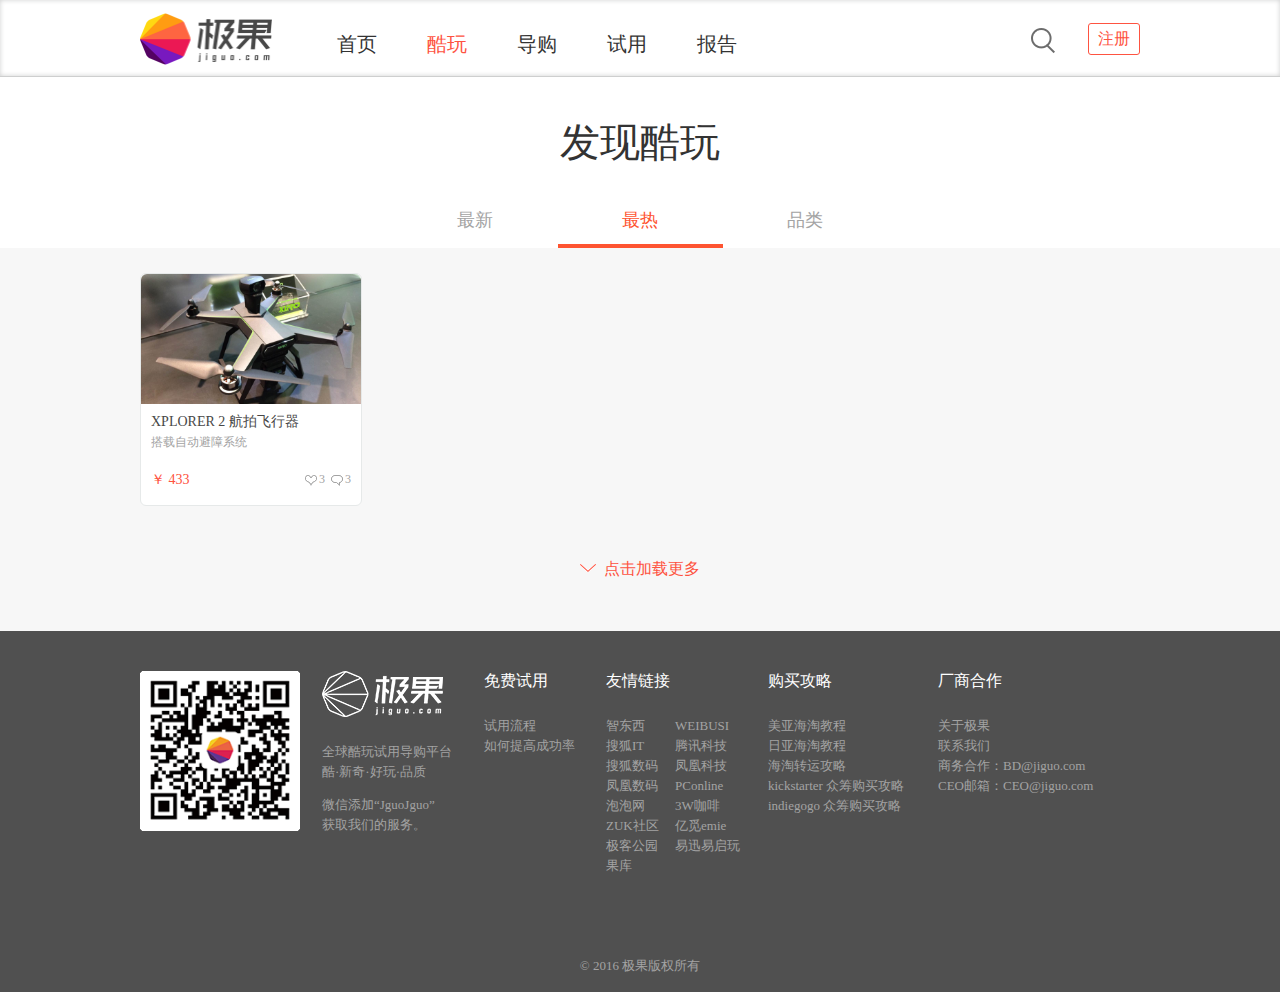
<file: play/hot.html>
<!DOCTYPE html>
<html lang="en">

<head>
	<meta charset="UTF-8">
	<meta http-equiv="X-UA-Compatible" content="IE=edge">
	<meta name="viewport" content="width=device-width, initial-scale=1.0">
	<link href="../css/common.css" rel="stylesheet" />
	<link href="../css/themes.css" rel="stylesheet" />
	<link href="../css/style.css" rel="stylesheet" />
	<title>Document</title>
</head>

<body>
	<!--头部-->
	<header class="header">
		<div class="wrap fix">
			<div class="logo left">
				<a href="../index.html"><img src="../img/logonew.png" width="132" /></a>
			</div>
			<nav>
				<ul>
					<li><a href="../index.html">首页</a></li>
					<li class="on"><a href="javascript:void(0);">酷玩</a></li>
					<li><a href="../guid/index.html">导购</a></li>
					<li><a href="../use/index.html">试用</a></li>
					<li><a href="../report/index.html">报告</a></li>
				</ul>
			</nav>
			<a href="../regist.html" class="login right">注册</a>
			<a href="" class="search right">搜索</a>
		</div>
	</header>
	<!--酷玩top-->
	<section class="wrap play-top">
		<h1>发现酷玩</h1>
		<nav class="play-nav">
			<a href="index.html">最新</a>
			<a href="javascript:void(0);" class="on">最热</a>
			<a href="category.html">品类</a>
		</nav>
	</section>
	<!--发现酷玩-->
	<section class="report-box">
		<div class="wrap play common pad25">
			<ul id="myDiv">
				<li>
					<a href="../use/detail.html">
						<img src="../img/k4.jpg" width="220" height="130" />
						<div class="info">
							<p class="name">XPLORER 2 航拍飞行器<span>搭载自动避障系统</span></p>
							<div class="tip fix">
								<span class="price left">￥ 433</span>
								<div class="right icon">
									<span class="xin">3</span>
									<span class="look">3</span>
								</div>
							</div>
						</div>
					</a>
				</li>
			</ul>
			<div class="playMore">
				<a href="javascript:void(0);" class="more-btn comMore">点击加载更多</a>
			</div>
		</div>
	</section>
	<!--底部-->
	<footer class="foot">
		<section class="wrap">
			<div class="fix">
				<dl><img src="../img/code.png" width="160" height="160" /></dl>
				<dl>
					<dt><img src="../img/logoImg.jpg" /></dt>
					<dd>全球酷玩试用导购平台<br>酷·新奇·好玩·品质</dd>
					<dd>微信添加“JguoJguo” <br>获取我们的服务。</dd>
				</dl>
				<dl>
					<dt>免费试用</dt>
					<dd><a href="../help.html#lc">试用流程</a></dd>
					<dd><a href="../help.html#cg">如何提高成功率</a></dd>
				</dl>
				<dl>
					<dt>友情链接</dt>
					<dd><a href="http://www.zhidx.com/">智东西</a><a href="http://www.weibusi.net/">WEIBUSI</a></dd>
					<dd><a href="http://it.sohu.com/">搜狐IT</a><a href="http://tech.qq.com/">腾讯科技</a></dd>
					<dd><a href="http://digi.it.sohu.com/">搜狐数码</a><a href="http://tech.ifeng.com/">凤凰科技</a></dd>
					<dd><a href="http://digi.ifeng.com/">凤凰数码</a><a href="http://product.pconline.com.cn/">PConline</a>
					</dd>
					<dd><a href="http://www.pcpop.com/">泡泡网</a><a href="http://www.3wcoffee.com/">3W咖啡</a></dd>
					<dd><a href="http://bbs.zuk.cn/">ZUK社区</a><a href="http://emie.com/">亿觅emie</a></dd>
					<dd><a href="http://www.geekpark.net/">极客公园</a><a href="http://zdm.yixun.com/index.html">易迅易启玩</a>
					</dd>
					<dd><a href="http://www.guoku.com/">果库</a></dd>
				</dl>
				<dl>
					<dt>购买攻略</dt>
					<dd><a href="#">美亚海淘教程</a></dd>
					<dd><a href="#">日亚海淘教程</a></dd>
					<dd><a href="#">海淘转运攻略</a></dd>
					<dd><a href="#">kickstarter 众筹购买攻略</a></dd>
					<dd><a href="#">indiegogo 众筹购买攻略</a></dd>
				</dl>
				<dl>
					<dt>厂商合作</dt>
					<dd><a href="../about.html">关于极果</a></dd>
					<dd><a href="../about.html#connect">联系我们</a></dd>
					<dd><a href="mailto:BD@jiguo.com">商务合作：BD@jiguo.com</a></dd>
					<dd><a href="mailto:CEO@jiguo.com">CEO邮箱：CEO@jiguo.com</a></dd>
				</dl>
			</div>
			<p class="copy">© 2016 极果版权所有</p>
		</section>
	</footer>
</body>

</html>
<script>
	window.onload = function fn() {
		// 1、创建对象
		var ajax_ = new XMLHttpRequest() || new ActiveXObject('Microsoft.XMLHTT');
		//2、建立连接
		// ajax_.open('get','./demo.txt',true);
		ajax_.open('get', 'http://localhost:3000/play/hot', true);

		//3、发送请求
		ajax_.send();

		//4、接收服务器数据
		ajax_.onreadystatechange = function () {

			if (ajax_.readyState == 4) {
				if (ajax_.status == 200) {
					console.log(ajax_.responseText);
					var json_ = ajax_.responseText;

					// json转换字符串
					json_ = JSON.parse(json_);

					console.log(json_);
					var str = '';
					for (var item of json_) {
						for (var i = 0; i < json_.length; i++)
							str += `
                        <li>
                    <a href="../use/detail.html">
                        <img src="${item[i].img}" width="220" height="130" />
                        <div class="info">
                            <p class="name">${item[i].text}<span>${item[i].description}</span></p>
                            <div class="tip fix">
                                <span class="price left">${item[i].price}</span>
                                <div class="right icon">
                                    <span class="xin">${item[i].like}</span>
                                    <span class="look">${item[i].words}</span>
                                </div>
                            </div>
                        </div>
                    </a>
                </li>
                `;
					}

					var myul = document.getElementById('myDiv');
					myul.innerHTML = str;

					// console.log(str);
					// myul.appendChild(str);
				} else {
					console.log('获取连接失败');
				}
			}
		}

	}
</script>
</file>
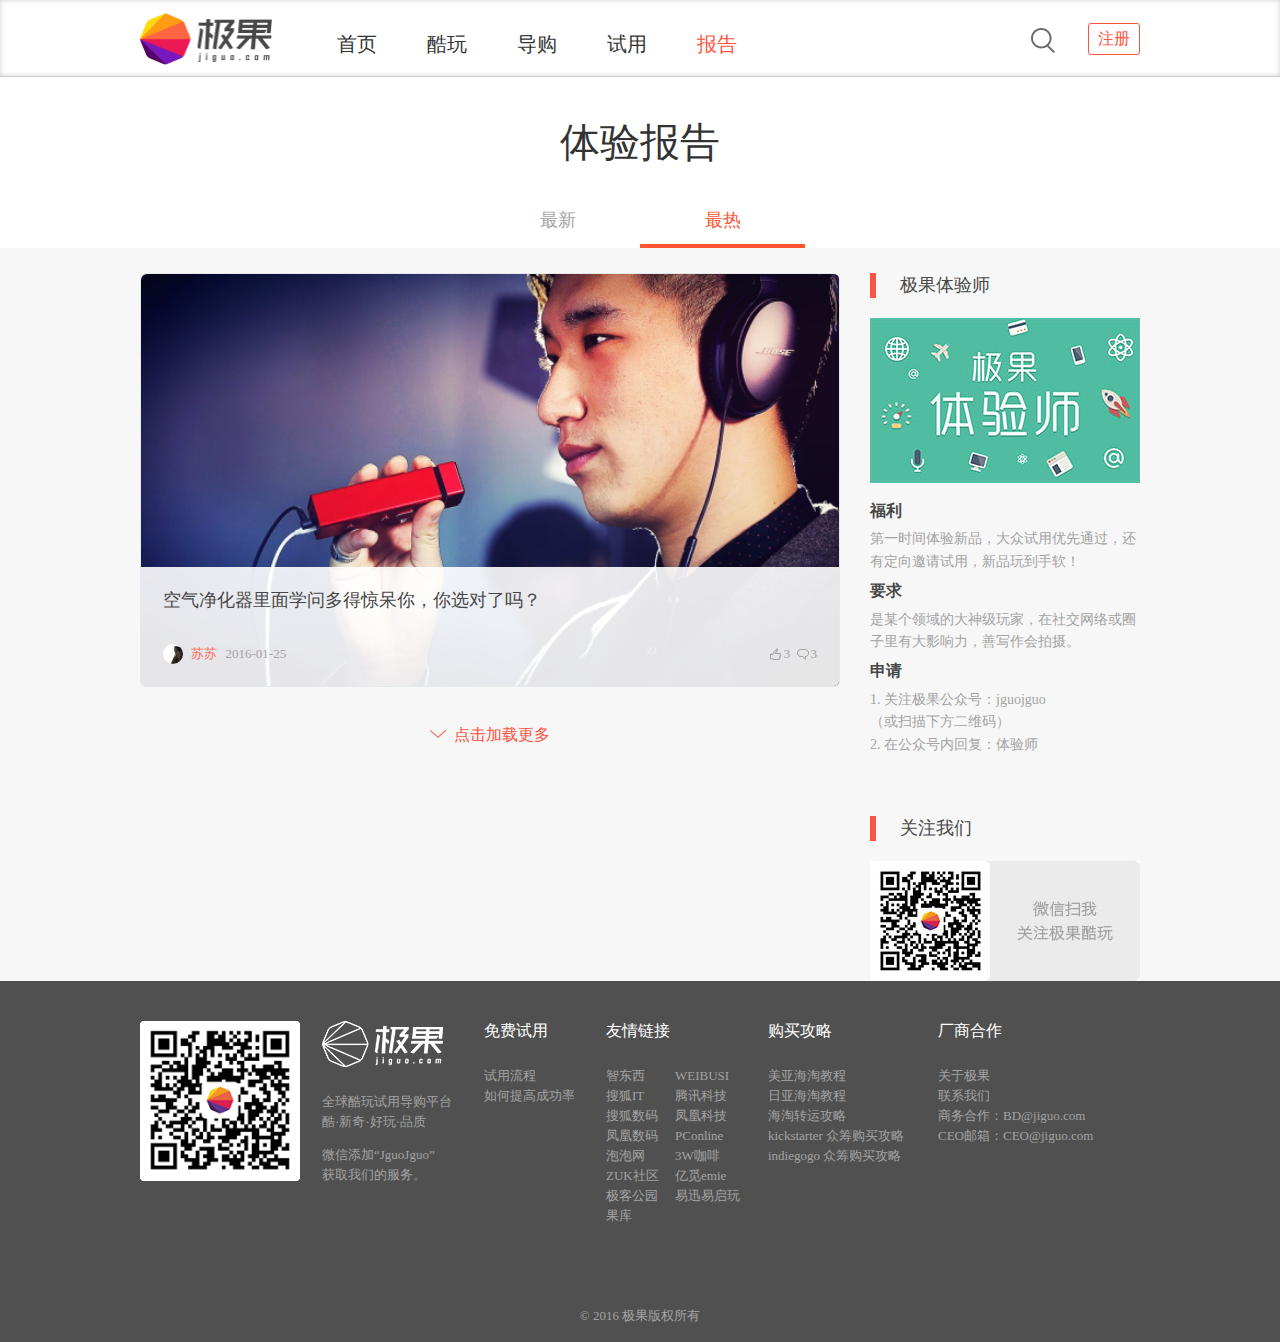
<file: report/hot.html>
<!DOCTYPE html>
<html lang="en">

<head>
    <meta charset="UTF-8">
    <meta http-equiv="X-UA-Compatible" content="IE=edge">
    <meta name="viewport" content="width=device-width, initial-scale=1.0">
    <link href="../css/common.css" rel="stylesheet" />
    <link href="../css/themes.css" rel="stylesheet" />
    <link href="../css/style.css" rel="stylesheet" />
    <title>体验报告-最热</title>
</head>

<body>
    <!--头部-->
    <header class="header">
        <div class="wrap fix">
            <div class="logo left">
                <a href="../index.html"><img src="../img/logonew.png" width="132" /></a>
            </div>
            <nav>
                <ul>
                    <li><a href="../index.html">首页</a></li>
                    <li><a href="../play/index.html">酷玩</a></li>
                    <li><a href="../guid/index.html">导购</a></li>
                    <li><a href="../use/index.html">试用</a></li>
                    <li class="on"><a href="javascript:void(0);">报告</a></li>
                </ul>
            </nav>
            <a href="../regist.html" class="login right">注册</a>
            <a href="" class="search right">搜索</a>
        </div>
    </header>
    <!--酷玩top-->
    <section class="wrap play-top">
        <h1>体验报告</h1>
        <nav class="play-nav">
            <a href="index.html">最新</a>
            <a href="javascript:void(0);" class="on">最热</a>
        </nav>
    </section>
    <!--体验报告-->
    <section class="report-box">
        <div class="wrap report pad25 fix">
            <div class="listInfo left">
                <ul id="myDiv">
                    <li>
                        <a href="../guid/detail.html">
                            <img src="../img/bg8.jpg" width="700" height="412" />
                            <div class="info">
                                <p class="title">空气净化器里面学问多得惊呆你，你选对了吗？</p>
                                <div class="btm fix">
                                    <div class="userInfo left">
                                        <span class="avt"></span>
                                        <span class="name">苏苏</span>
                                        <span class="time">2016-01-25</span>
                                    </div>
                                    <div class="right icon">
                                        <span class="zan">3</span>
                                        <span class="look">3</span>
                                    </div>
                                </div>
                            </div>
                        </a>
                    </li>
                    <!-- <li>
						<a href="../guid/detail.html">
							<img src="../img/bg7.jpg" width="700" height="412"/>
							<div class="info">
								<p class="title">云马智行车 C1小巧清新，简洁流畅的线条为城市骑行增添一抹亮丽色彩</p>
								<div class="btm fix">
									<div class="userInfo left">
										<span class="avt"></span>
										<span class="name">苏苏</span>
										<span class="time">2016-01-25</span>
									</div>
									<div class="right icon">
										<span class="zan">3</span>
										<span class="look">3</span>
									</div>
								</div>
							</div>
						</a>
					</li>
					<li>
						<a href="../guid/detail.html">
							<img src="../img/bg6.jpg" width="700" height="412"/>
							<div class="info">
								<p class="title">怎么骑都不会累的智能自行车：云马 C1试骑体验</p>
								<div class="btm fix">
									<div class="userInfo left">
										<span class="avt"></span>
										<span class="name">苏苏</span>
										<span class="time">2016-01-25</span>
									</div>
									<div class="right icon">
										<span class="zan">3</span>
										<span class="look">3</span>
									</div>
								</div>
							</div>
						</a>
					</li>
					<li>
						<a href="../guid/detail.html">
							<img src="../img/bg4.jpg" width="700" height="412"/>
							<div class="info">
								<p class="title">声音不是最优秀，但它形音完美的结合，足够打动人心</p>
								<div class="btm fix">
									<div class="userInfo left">
										<span class="avt"></span>
										<span class="name">苏苏</span>
										<span class="time">2016-01-25</span>
									</div>
									<div class="right icon">
										<span class="zan">3</span>
										<span class="look">3</span>
									</div>
								</div>
							</div>
						</a>
					</li>
					<li>
						<a href="../guid/detail.html">
							<img src="../img/bg5.jpg" width="700" height="412"/>
							<div class="info">
								<p class="title">内在与颜值并重，MO 智能体质分析仪解开你的身体密码</p>
								<div class="btm fix">
									<div class="userInfo left">
										<span class="avt"></span>
										<span class="name">苏苏</span>
										<span class="time">2016-01-25</span>
									</div>
									<div class="right icon">
										<span class="zan">3</span>
										<span class="look">3</span>
									</div>
								</div>
							</div>
						</a>
					</li> -->
                </ul>
                <div class="playMore">
                    <a href="javascript:void(0);" class="more-btn" id="report-btn">点击加载更多</a>
                </div>
            </div>
            <aside class="listR right">
                <div class="ty">
                    <h2 class="title">极果体验师</h2>
                    <figure class="imgBox"><img src="../img/tiyanImg.jpg" /></figure>
                    <div class="info">
                        <h5>福利</h5>
                        <p class="text">第一时间体验新品，大众试用优先通过，还有定向邀请试用，新品玩到手软！</p>
                        <h5>要求</h5>
                        <p class="text">是某个领域的大神级玩家，在社交网络或圈子里有大影响力，善写作会拍摄。</p>
                        <h5>申请</h5>
                        <p class="text">1. 关注极果公众号：jguojguo<br>（或扫描下方二维码）<br>2. 在公众号内回复：体验师</p>
                    </div>
                </div>
                <div class="guanzhu">
                    <h2 class="title">关注我们</h2>
                    <figure class="imgBox"><img src="../img/myCode.jpg" /></figure>
                </div>
            </aside>
        </div>
    </section>
    <!--底部-->
    <footer class="foot">
        <section class="wrap">
            <div class="fix">
                <dl><img src="../img/code.png" width="160" height="160" /></dl>
                <dl>
                    <dt><img src="../img/logoImg.jpg" /></dt>
                    <dd>全球酷玩试用导购平台<br>酷·新奇·好玩·品质</dd>
                    <dd>微信添加“JguoJguo” <br>获取我们的服务。</dd>
                </dl>
                <dl>
                    <dt>免费试用</dt>
                    <dd><a href="../help.html#lc">试用流程</a></dd>
                    <dd><a href="../help.html#cg">如何提高成功率</a></dd>
                </dl>
                <dl>
                    <dt>友情链接</dt>
                    <dd><a href="http://www.zhidx.com/">智东西</a><a href="http://www.weibusi.net/">WEIBUSI</a></dd>
                    <dd><a href="http://it.sohu.com/">搜狐IT</a><a href="http://tech.qq.com/">腾讯科技</a></dd>
                    <dd><a href="http://digi.it.sohu.com/">搜狐数码</a><a href="http://tech.ifeng.com/">凤凰科技</a></dd>
                    <dd><a href="http://digi.ifeng.com/">凤凰数码</a><a href="http://product.pconline.com.cn/">PConline</a>
                    </dd>
                    <dd><a href="http://www.pcpop.com/">泡泡网</a><a href="http://www.3wcoffee.com/">3W咖啡</a></dd>
                    <dd><a href="http://bbs.zuk.cn/">ZUK社区</a><a href="http://emie.com/">亿觅emie</a></dd>
                    <dd><a href="http://www.geekpark.net/">极客公园</a><a href="http://zdm.yixun.com/index.html">易迅易启玩</a>
                    </dd>
                    <dd><a href="http://www.guoku.com/">果库</a></dd>
                </dl>
                <dl>
                    <dt>购买攻略</dt>
                    <dd><a href="#">美亚海淘教程</a></dd>
                    <dd><a href="#">日亚海淘教程</a></dd>
                    <dd><a href="#">海淘转运攻略</a></dd>
                    <dd><a href="#">kickstarter 众筹购买攻略</a></dd>
                    <dd><a href="#">indiegogo 众筹购买攻略</a></dd>
                </dl>
                <dl>
                    <dt>厂商合作</dt>
                    <dd><a href="../about.html">关于极果</a></dd>
                    <dd><a href="../about.html#connect">联系我们</a></dd>
                    <dd><a href="mailto:BD@jiguo.com">商务合作：BD@jiguo.com</a></dd>
                    <dd><a href="mailto:CEO@jiguo.com">CEO邮箱：CEO@jiguo.com</a></dd>
                </dl>
            </div>
            <p class="copy">© 2016 极果版权所有</p>
        </section>
    </footer>
</body>

</html>
<script src="../js/my.js"></script>
</file>
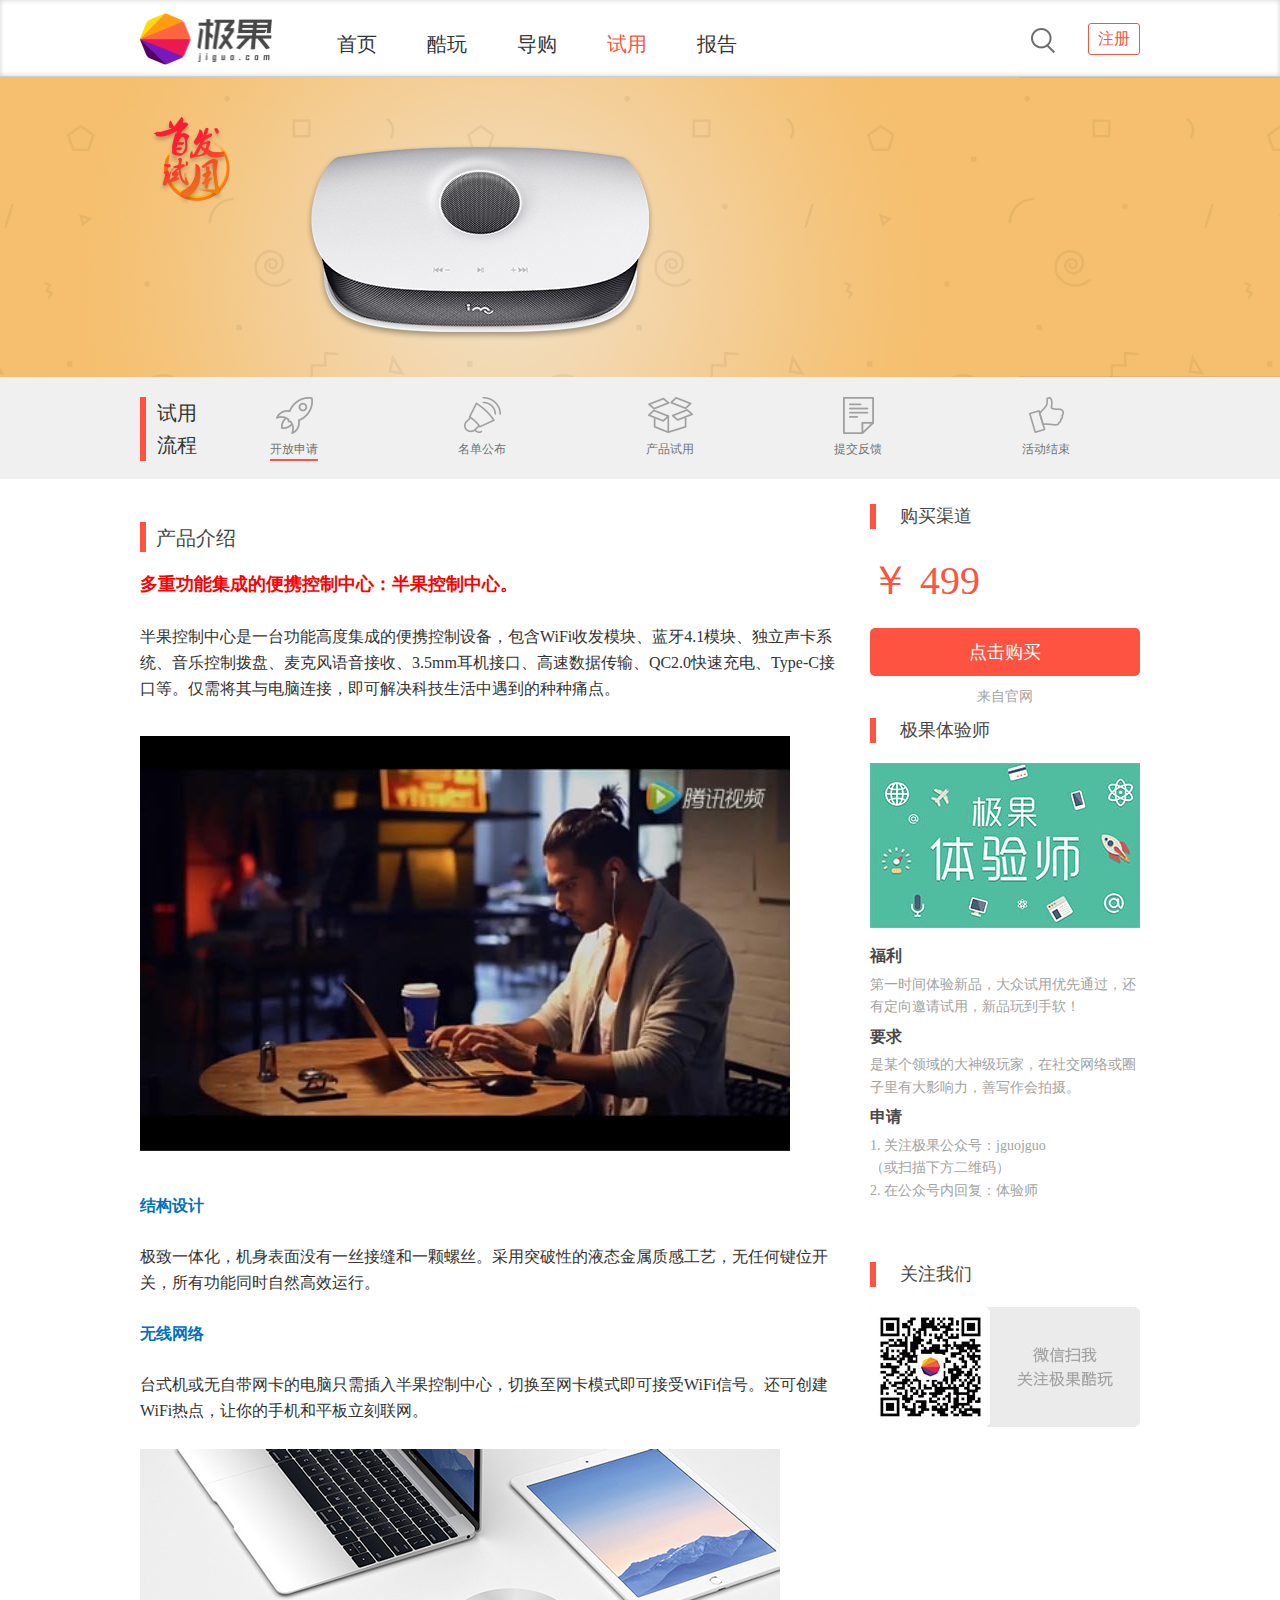
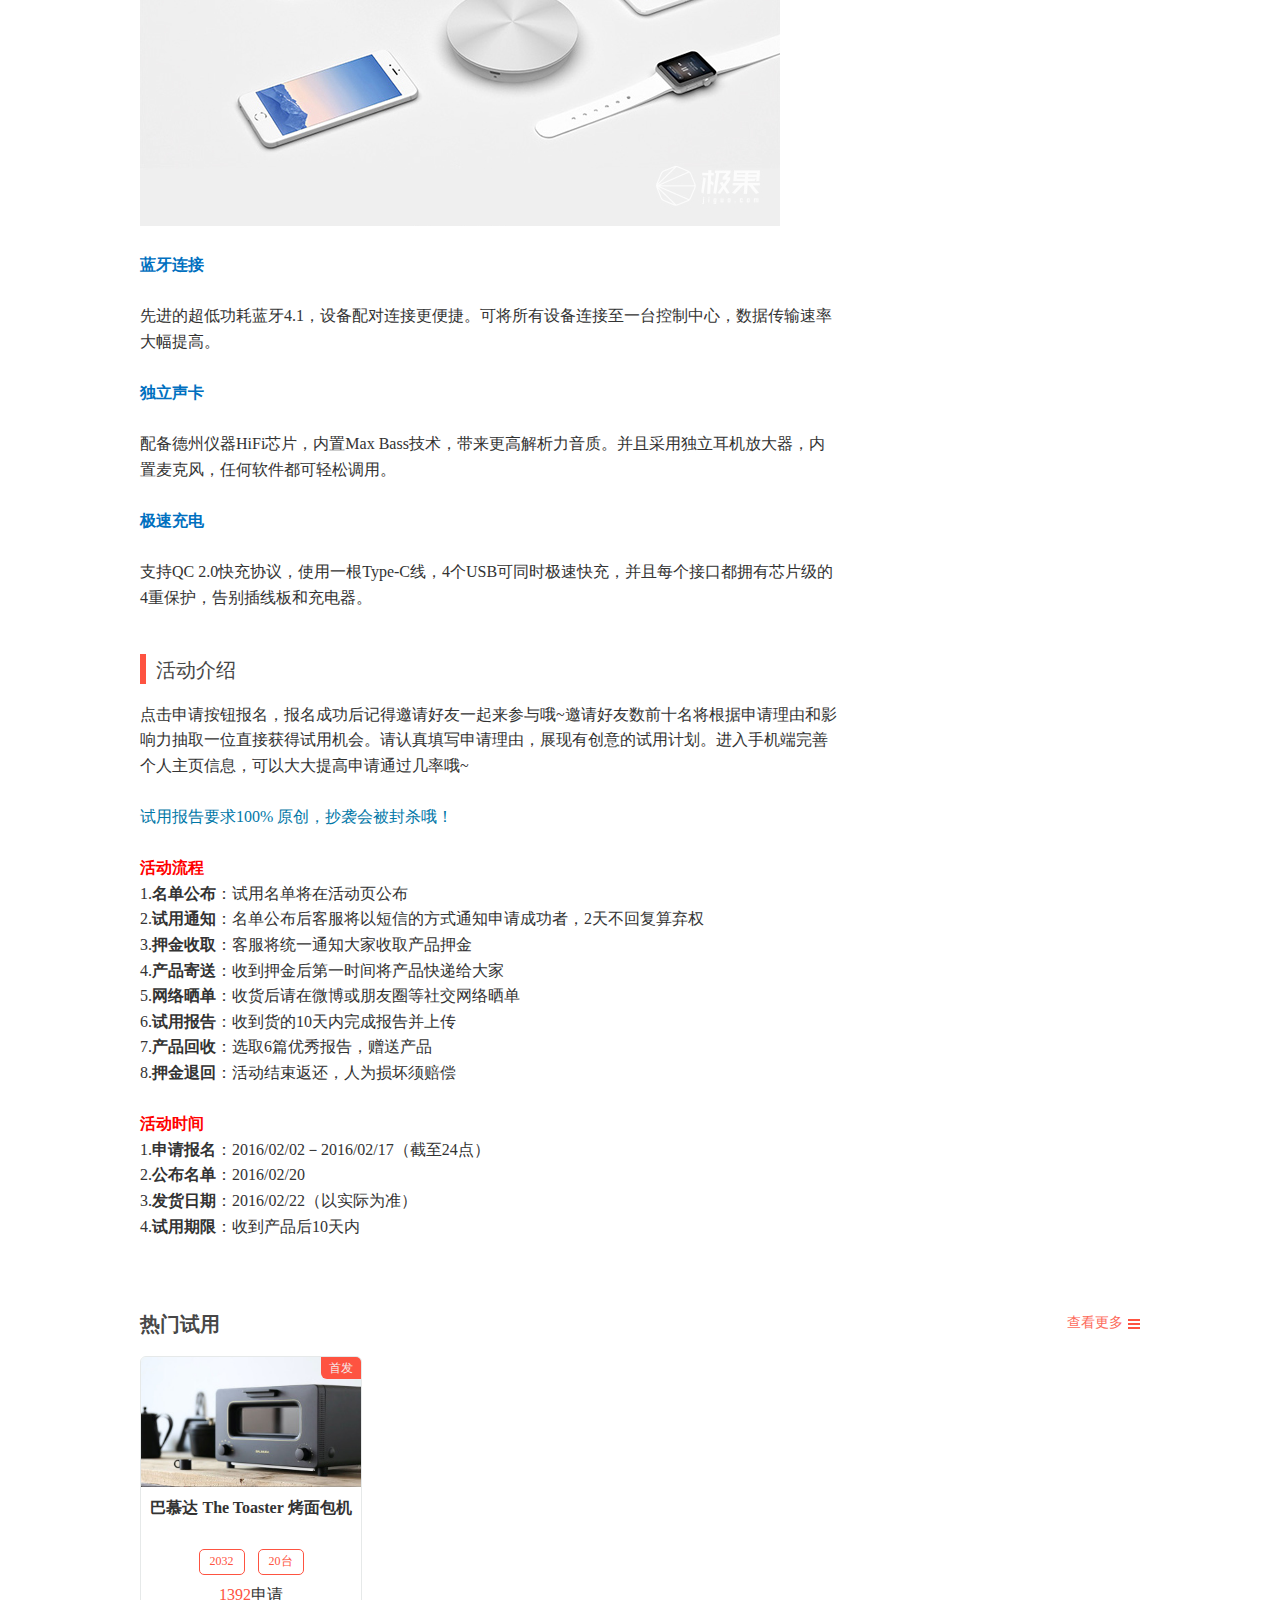
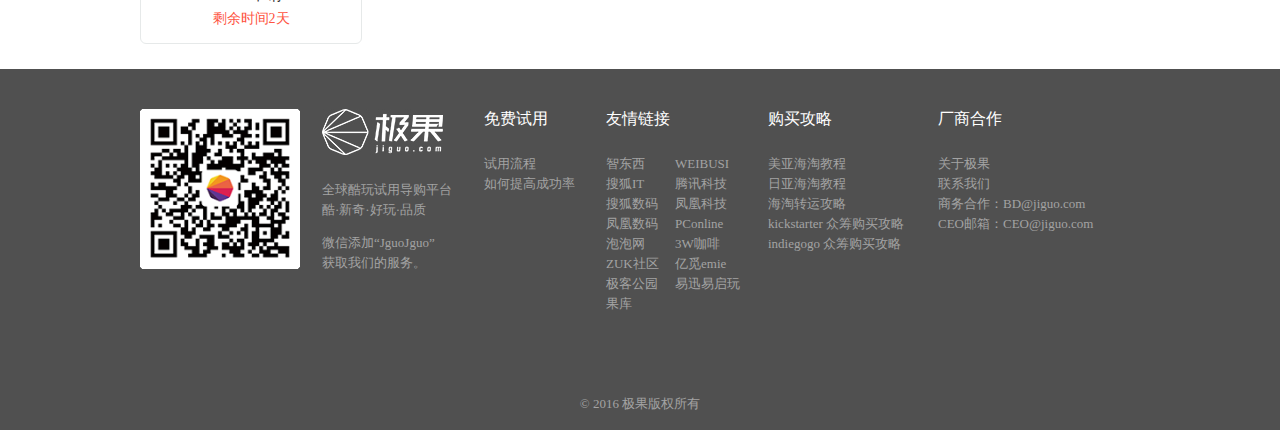
<file: use/detail.html>
<!doctype html>
<html lang="en">

<head>
    <meta charset="UTF-8">
    <title>试用详情</title>
    <link href="../css/common.css" rel="stylesheet" />
    <link href="../css/themes.css" rel="stylesheet" />
    <link href="../css/style.css" rel="stylesheet" />
</head>

<body>
    <!--头部-->
    <header class="header">
        <div class="wrap fix">
            <div class="logo left">
                <a href="../index.html"><img src="../img/logonew.png" width="132" /></a>
            </div>
            <nav>
                <ul>
                    <li><a href="../index.html">首页</a></li>
                    <li><a href="../play/index.html">酷玩</a></li>
                    <li><a href="../guid/index.html">导购</a></li>
                    <li class="on"><a href="../use/index.html">试用</a></li>
                    <li><a href="../report/index.html">报告</a></li>
                </ul>
            </nav>
            <a href="../regist.html" class="login right">注册</a>
            <a href="" class="search right">搜索</a>
        </div>
    </header>
    <!--焦点图-->
    <section class="focus">
        <div class="wrap focus-info">
            <h2>幻响小贝HiFi2.1音箱</h2>
            <p class="label">
                <span>126人申请</span>
                <span>￥599</span>
                <span>20台</span>
            </p>
            <p class="time">申请时间剩余：13天5小时37分钟</p>
            <p class="btn">
                <a href="">立即申请</a>
            </p>
        </div>
    </section>
    <!--试用流程-->
    <section class="useLc">
        <div class="wrap fix">
            <div class="lcTit left">试用流程</div>
            <dl class="lcList left">
                <dt>
                    <p>开放申请</p>
                </dt>
                <dt>
                    <p>名单公布</p>
                </dt>
                <dt>
                    <p>产品试用</p>
                </dt>
                <dt>
                    <p>提交反馈</p>
                </dt>
                <dt>
                    <p>活动结束</p>
                </dt>
            </dl>
        </div>
    </section>
    <!--试用报告详情-->
    <section class="useIntro wrap fix">
        <article class="left useDetial">
            <h3 class="title">产品介绍</h3>
            <div class="text">
                <p class="top">多重功能集成的便携控制中心：半果控制中心。</p>
                <p>&nbsp;</p>
                <p>半果控制中心是一台功能高度集成的便携控制设备，包含WiFi收发模块、蓝牙4.1模块、独立声卡系统、音乐控制拨盘、麦克风语音接收、3.5mm耳机接口、高速数据传输、QC2.0快速充电、Type-C接口等。仅需将其与电脑连接，即可解决科技生活中遇到的种种痛点。
                </p>
                <p>&nbsp;</p>
                <video height="433.3333333333333" width="650"
                    src="http://v.qq.com/iframe/player.html?vid=k0183q3yesv&amp;auto=0&amp;width=650&amp;height=433.3333333333333&amp;auto=0"
                    poster="../img/use1.jpg"></video>
                <p>&nbsp;</p>
                <p class="little">结构设计</p>
                <p>&nbsp;</p>
                <p>极致一体化，机身表面没有一丝接缝和一颗螺丝。采用突破性的液态金属质感工艺，无任何键位开关，所有功能同时自然高效运行。</p>
                <p>&nbsp;</p>
                <p class="little">无线网络</p>
                <p>&nbsp;</p>
                <p>台式机或无自带网卡的电脑只需插入半果控制中心，切换至网卡模式即可接受WiFi信号。还可创建WiFi热点，让你的手机和平板立刻联网。</p>
                <p>&nbsp;</p>
                <p><img src="../img/use.jpg" /></p>
                <p>&nbsp;</p>
                <p class="little">蓝牙连接</p>
                <p>&nbsp;</p>
                <p>先进的超低功耗蓝牙4.1，设备配对连接更便捷。可将所有设备连接至一台控制中心，数据传输速率大幅提高。</p>
                <p>&nbsp;</p>
                <p class="little">独立声卡</p>
                <p>&nbsp;</p>
                <p>配备德州仪器HiFi芯片，内置Max Bass技术，带来更高解析力音质。并且采用独立耳机放大器，内置麦克风，任何软件都可轻松调用。</p>
                <p>&nbsp;</p>
                <p class="little">极速充电</p>
                <p>&nbsp;</p>
                <p>支持QC 2.0快充协议，使用一根Type-C线，4个USB可同时极速快充，并且每个接口都拥有芯片级的4重保护，告别插线板和充电器。</p>
                <p>&nbsp;</p>
            </div>
            <h3 class="title">活动介绍</h3>
            <div class="text">
                <p>点击申请按钮报名，报名成功后记得邀请好友一起来参与哦~邀请好友数前十名将根据申请理由和影响力抽取一位直接获得试用机会。请认真填写申请理由，展现有创意的试用计划。进入手机端完善个人主页信息，可以大大提高申请通过几率哦~
                </p>
                <p>&nbsp;</p>
                <p class="blue">试用报告要求100% 原创，抄袭会被封杀哦！</p>
                <p>&nbsp;</p>
                <p class="red">活动流程</p>
                <p>1.<strong>名单公布</strong>：试用名单将在活动页公布</p>
                <p>2.<strong>试用通知</strong>：名单公布后客服将以短信的方式通知申请成功者，2天不回复算弃权</p>
                <p>3.<strong>押金收取</strong>：客服将统一通知大家收取产品押金</p>
                <p>4.<strong>产品寄送</strong>：收到押金后第一时间将产品快递给大家</p>
                <p>5.<strong>网络晒单</strong>：收货后请在微博或朋友圈等社交网络晒单</p>
                <p>6.<strong>试用报告</strong>：收到货的10天内完成报告并上传</p>
                <p>7.<strong>产品回收</strong>：选取6篇优秀报告，赠送产品</p>
                <p>8.<strong>押金退回</strong>：活动结束返还，人为损坏须赔偿</p>
                <p>&nbsp;</p>
                <p class="red">活动时间</p>
                <p>1.<strong>申请报名</strong>：2016/02/02－2016/02/17（截至24点）</p>
                <p>2.<strong>公布名单</strong>：2016/02/20</p>
                <p>3.<strong>发货日期</strong>：2016/02/22（以实际为准）</p>
                <p>4.<strong>试用期限</strong>：收到产品后10天内</p>
                <p>&nbsp;</p>
                <p>&nbsp;</p>
            </div>
        </article>
        <aside class="listR right">
            <div class="gm">
                <h2 class="title">购买渠道</h2>
                <p class="money">￥ 499</p>
                <a href="" class="buyBtn">点击购买</a>
                <p class="resource">来自官网</p>
            </div>
            <div class="ty">
                <h2 class="title">极果体验师</h2>
                <figure class="imgBox"><img src="../img/tiyanImg.jpg" /></figure>
                <div class="info">
                    <h5>福利</h5>
                    <p class="text">第一时间体验新品，大众试用优先通过，还有定向邀请试用，新品玩到手软！</p>
                    <h5>要求</h5>
                    <p class="text">是某个领域的大神级玩家，在社交网络或圈子里有大影响力，善写作会拍摄。</p>
                    <h5>申请</h5>
                    <p class="text">1. 关注极果公众号：jguojguo<br>（或扫描下方二维码）<br>2. 在公众号内回复：体验师</p>
                </div>
            </div>
            <div class="guanzhu">
                <h2 class="title">关注我们</h2>
                <figure class="imgBox"><img src="../img/myCode.jpg" /></figure>
            </div>
        </aside>
    </section>
    <!--热门试用-->
    <section class="wrap common useBtm">
        <div class="title">热门试用<a class="more" href="../use/index.html">查看更多</a></div>
        <div class="use">
            <dl>
                <dt>
                    <a href="guid/detail.html">
                        <span class="top-tip shoufa">首发</span>
                        <img src="../img/hot1.jpg" width="220" height="130" />
                        <div class="hot-con">
                            <h2 class="name">巴慕达 The Toaster 烤面包机</h2>
                            <p class="tabs red">
                                <span>2032</span>
                                <span>20台</span>
                            </p>
                            <p class="sq"><span>1392</span>申请</p>
                            <p class="current red">剩余时间2天</p>
                        </div>
                    </a>
                </dt>
            </dl>
        </div>
    </section>
    <!--底部-->
    <footer class="foot">
        <section class="wrap">
            <div class="fix">
                <dl><img src="../img/code.png" width="160" height="160" /></dl>
                <dl>
                    <dt><img src="../img/logoImg.jpg" /></dt>
                    <dd>全球酷玩试用导购平台<br>酷·新奇·好玩·品质</dd>
                    <dd>微信添加“JguoJguo” <br>获取我们的服务。</dd>
                </dl>
                <dl>
                    <dt>免费试用</dt>
                    <dd><a href="../help.html#lc">试用流程</a></dd>
                    <dd><a href="../help.html#cg">如何提高成功率</a></dd>
                </dl>
                <dl>
                    <dt>友情链接</dt>
                    <dd><a href="http://www.zhidx.com/">智东西</a><a href="http://www.weibusi.net/">WEIBUSI</a></dd>
                    <dd><a href="http://it.sohu.com/">搜狐IT</a><a href="http://tech.qq.com/">腾讯科技</a></dd>
                    <dd><a href="http://digi.it.sohu.com/">搜狐数码</a><a href="http://tech.ifeng.com/">凤凰科技</a></dd>
                    <dd><a href="http://digi.ifeng.com/">凤凰数码</a><a href="http://product.pconline.com.cn/">PConline</a>
                    </dd>
                    <dd><a href="http://www.pcpop.com/">泡泡网</a><a href="http://www.3wcoffee.com/">3W咖啡</a></dd>
                    <dd><a href="http://bbs.zuk.cn/">ZUK社区</a><a href="http://emie.com/">亿觅emie</a></dd>
                    <dd><a href="http://www.geekpark.net/">极客公园</a><a href="http://zdm.yixun.com/index.html">易迅易启玩</a>
                    </dd>
                    <dd><a href="http://www.guoku.com/">果库</a></dd>
                </dl>
                <dl>
                    <dt>购买攻略</dt>
                    <dd><a href="#">美亚海淘教程</a></dd>
                    <dd><a href="#">日亚海淘教程</a></dd>
                    <dd><a href="#">海淘转运攻略</a></dd>
                    <dd><a href="#">kickstarter 众筹购买攻略</a></dd>
                    <dd><a href="#">indiegogo 众筹购买攻略</a></dd>
                </dl>
                <dl>
                    <dt>厂商合作</dt>
                    <dd><a href="../about.html">关于极果</a></dd>
                    <dd><a href="../about.html#connect">联系我们</a></dd>
                    <dd><a href="mailto:BD@jiguo.com">商务合作：BD@jiguo.com</a></dd>
                    <dd><a href="mailto:CEO@jiguo.com">CEO邮箱：CEO@jiguo.com</a></dd>
                </dl>
            </div>
            <p class="copy">© 2016 极果版权所有</p>
        </section>
    </footer>
</body>

</html>
<script>
    function fn() {
        var ajax_ = new XMLHttpRequest() || new ActiveXObject('Microsoft.XMLHTTP')
        ajax_.open('get', 'http://localhost:3000/useing/public')
        ajax_.send()
        ajax_.onreadystatechange = function () {
            if (ajax_.readyState == 4) {
                if (ajax_.status == 200) {
                    //获取JSON里边的list数据赋值给 data
                    var data = JSON.parse(ajax_.responseText)
                    console.log(data);
                    //调用render函数渲染数据
                    render(data)
                }
            }
        }
    }


    function render(data_) {
        var str = ''
        for (var i = 0; i <= 3; i++) {
            console.log(i);
            str += `
        <dt>
        <a href="detail.html">
            <span class="top-tip tys">${data_[i].info_ty}</span>
            <img src="${data_[i].img}" width="220" height="130" />
            <div class="hot-con">
                <h2 class="name">${data_[i].text}</h2>
                <p class="tabs graw">
                    <span>${data_[i].totalnum}</span>
                    <span>${data_[i].num}</span>
                </p>
                <p class="sq"><span>${data_[i].apply}</span>申请</p>
                <p class="current graw">查看试用名单</p>
            </div>
        </a>
    </dt>
        `
        }
        var dl_ = document.getElementsByTagName('dl')[1]
        dl_.innerHTML = str
    }
    fn()
</script>
</file>
<file: css/style.css>
/*头部*/
.header nav a:hover {
    color: #fe5341;
}

nav .on a {
    color: #fe5341;
}

.header .login {
    color: #fe5341;
}

.header .login:hover {
    background: #fe5341;
    color: #fff;
}

.header .search {
    background: url(img/search.png) no-repeat;
}

/**/
.focus {
    background: url(img/original.jpg) no-repeat center top;
}

.focus-info {
    color: #fff;
}

.focus-info .label span {
    background: rgba(255, 255, 255, .3);
}

.focus-info .btn a {
    background: #fe5341;
    color: #fff;
}

/**/
.title {
    color: #474747;
    line-height: 1.6;
}

.title a.more {
    background: url(img/readMore.png) no-repeat right 7px;
    color: #fd6959;
}

.hot {
    padding-bottom: 20px;
}

.hot a.prev {
    background: url(img/prev.png) no-repeat;
}

.hot a.next {
    background: url(img/next.png) no-repeat;
}

.slide-box dl {
    background: #fff;
}

.use dt .top-tip {
    color: #f5e8e8;
}

.use dt .shoufa {
    background: #fe5341;
}

.use dt .red span,
.use dt .sq span,
.use dt .red {
    color: #fe5341;
}

.use dt .tys {
    background: #fbf4cb;
    color: #c4a96a;
}

.use dt .green span,
.use dt .green {
    color: #80c269;
}

.use dt .graw span,
.use dt .graw {
    color: #ccc;
}

/**/
.useLc {
    background: #f0f0f0;
}

.useLc .lcList {
    color: #737373;
}

.lcList dt:nth-child(1):before {
    background: url(img/use1.png) no-repeat center top;
}

.lcList dt:nth-child(2):before {
    background: url(img/use2.png) no-repeat center top;
}

.lcList dt:nth-child(3):before {
    background: url(img/use3.png) no-repeat center top;
}

.lcList dt:nth-child(4):before {
    background: url(img/use4.png) no-repeat center top;
}

.lcList dt:nth-child(5):before {
    background: url(img/use5.png) no-repeat center top;
}

.useDetial .title:after {
    background: #fe5341;
}

.useDetial .top {
    color: rgb(255, 0, 0);
}

.useDetial .little {
    color: rgb(0, 112, 192);
}

.useDetial .red {
    color: rgb(255, 0, 0);
}

.listR .gm .money {
    color: #fe5341;
}

.listR .gm .buyBtn {
    color: #fff;
    background: #fe5341;
}

.listR .gm .buyBtn:hover {
    background: #f3250f;
}

.listR .gm .resource {
    color: #a3a3a3;
}

/**/
.common ul:after {
    clear: both;
    content: "";
    display: block;
    height: 0;
    visibility: hidden;
}

.common ul li {
    background: #fff;
}

.common ul li a {
    color: #474747;
}

.common .info .name span {
    color: #a3a3a3;
}

.common .info .price {
    color: #fe5341;
}

.common .info .tip {
    color: #a3a3a3;
}

.icon .zan {
    background: url(img/zan.png) no-repeat left 4px;
}

.icon .look {
    background: url(img/reply.png) no-repeat left center;
}

.icon .xin {
    background: url(img/xin.png) no-repeat left center;
}

.listInfo li .info {
    background: rgba(255, 255, 255, .9);
}

.listInfo li .title {
    color: #474747;
}

.listInfo .click-look {
    color: #a3a3a3;
}

.listInfo .userInfo .avt {
    background: url(img/tx.jpg) no-repeat;
}

.listInfo .userInfo .name {
    color: #fe695a;
}

.listInfo .userInfo .time {
    color: #a3a3a3;
}

.bread,
.bread a {
    color: #a3a3a3;
}

.report-box {
    background: #f7f7f7;
}

/**/
.guide li .info {
    background: url(img/listbg.jpg) no-repeat left bottom;
    background-size: 221px 19px;
}

.playMore {
    color: #a3a3a3;
}

.playMore .more-btn {
    background: url(img/more.png) no-repeat left center;
    color: #fe5341;
}

.playMore .loading {
    background-image: url(img/loading-icon.gif);
}

/**/
.play-nav a,
.category li a,
.use-nav a {
    color: #a3a3a3;
}

.play-nav a.on {
    color: #fe5431;
}

.category li {
    background: #fff;
}

.category li dt::before {
    background: #fe5341;
}

.category li dd a:hover {
    color: #fe5431;
}

.use-nav a.on {
    color: #474747;
}

/**/
.listR .title:after {
    background: #fe5341;
}

.listR .info .text {
    color: #a3a3a3;
}

.listR .info h5 {
    color: #474747;
}

/**/
.detail .listInfo {
    background: #fff;
}

.detail .top-info h1 {
    color: #474747;
}

.detail .top-info .btm {
    color: #a3a3a3;
}

.detail .article-btm a,
.detailFeel a {
    color: #a3a3a3;
}

.detailFeel {
    background: #fff;
}

.detailFeel dd a:hover {
    color: #fe5341;
}

.detailFeel dd a:before {
    background: url(img/xinRedo.png) no-repeat center center;
}

.detailFeel dd a:hover:before {
    background-image: url(img/xinRedh.png);
}

.detailFeel dd:last-child a:before {
    background: url(img/share_yj1.png) no-repeat center center;
}

.detailFeel dd:last-child a:hover:before {
    background-image: url(img/shareh_yj1.png);
}

/**/
.about .grawBg {
    background: #f3f3f3;
}

.about .grawBg h2 {
    color: #444;
}

.about .listR a,
.about .about-info {
    color: #535353;
}

.about .about-info h5 {
    color: #474747;
}

/**/
.foot {
    background: #505050;
    color: #a3a3a3;
}

.foot a {
    color: #a3a3a3;
}

.foot dl dt {
    color: #fff;
}

/**/
.backTop {
    background: url(img/back.png) no-repeat #e8e8e8 center center;
}

.backTop:hover {
    background-color: #c6c6c6;
}

/**/
.regBox {
    background: #fff;
}

.regBox .title:after {
    background: #fe5341;
}

.regForm input {
    background: #f7f7f7;
    color: #a3a3a3;
}

.regForm p.psw label {
    color: #a3a3a3;
    background: #f7f7f7;
}

.regForm p:nth-child(3) .getCode {
    color: #a3a3a3;
}

.regForm button {
    background: #fe5341;
    color: #fff;
}

.regForm button:hover {
    background: #fd301b;
}
</file>
<file: css/zh.css>
.a {
    display: inline-block;
    width: 130px;
    height: 30px;
    background: url(./img/loading-icon.gif) no-repeat 1px 3px;
    position: relative;
    left: 431px;
    top: 0px;
    color: #fe5341;
    display: none;
}
</file>
<file: css/my.css>
.xxx {
    position: absolute;
    list-style: none;
    width: 300px;
    height: 243px;
    /* background-color: #06c; */
    right: 260px;
    top: 210px;
}

.xxx>li {
    padding-left: 10px;
    height: 80px;
    line-height: 80px;
    font-size: 14px;
}
</file>
<file: css/common.css>
﻿@charset "utf-8";
/* 
html5doctor.com Reset Stylesheet
v1.6.1
Last Updated: 2010-09-17
Author: Richard Clark - http://richclarkdesign.com 
Twitter: @rich_clark
*/

html, body, div, span, object, iframe,
h1, h2, h3, h4, h5, h6, p, blockquote, pre,
abbr, address, cite, code,
del, dfn, em, img, ins, kbd, q, samp,
small, strong, sub, sup, var,
b, i,
dl, dt, dd, ol, ul, li,
fieldset, form, label, legend,
table, caption, tbody, tfoot, thead, tr, th, td,
article, aside, canvas, details, figcaption, figure, 
footer, header, hgroup, menu, nav, section, summary,
time, mark, audio, video {
    margin:0;
    padding:0;
    border:0;
    outline:0;
    font-size:100%;
    vertical-align:baseline;
    background:transparent;
}

body {
    line-height:1;
}

article,aside,details,figcaption,figure,
footer,header,hgroup,menu,nav,section { 
    display:block;
}

nav ul ,ul{
    list-style:none;
}

blockquote, q {
    quotes:none;
}

blockquote:before, blockquote:after,
q:before, q:after {
    content:'';
    content:none;
}

a {
    margin:0;
    padding:0;
    font-size:100%;
    vertical-align:baseline;
    background:transparent;
}
a:hover,a:focus,a:visited{text-decoration:none;}

/* change colours to suit your needs */
ins {
    background-color:#ff9;
    color:#000;
    text-decoration:none;
}

/* change colours to suit your needs */
mark {
    background-color:#ff9;
    color:#000; 
    font-style:italic;
    font-weight:bold;
}

del {
    text-decoration: line-through;
}

abbr[title], dfn[title] {
    border-bottom:1px dotted;
    cursor:help;
}

table {
    border-collapse:collapse;
    border-spacing:0;
}

/* change border colour to suit your needs */
hr {
    display:block;
    height:1px;
    border:0;   
    border-top:1px solid #cccccc;
    margin:1em 0;
    padding:0;
}

input, select {
    vertical-align:middle;
}


html{background:none;}
body{height:100%;font-family:"Microsoft YaHei",SimHei,"微软雅黑","黑体";line-height:1.6;background:#fff;font-size:12px;min-width:1000px;color:#333;}
a{text-decoration:none;color:#333;outline:none;}
a:hover{text-decoration:none;}
a:active{outline:none;}
select, input, button, textarea{font-family:"Microsoft YaHei",SimHei,"微软雅黑","黑体";}
.wrap{width:1000px;min-width:1000px;text-align:left;margin:0 auto;}
.center{margin:0 auto;}
.offset0{margin-left:0;}
.offset5{margin-left:5px;}
.offset10{margin-left:10px;}
.offset15{margin-left:15px;}
.offset20{margin-left:20px;}
.top0{margin-top:0;}
.top5{margin-top:5px;}
.top10{margin-top:10px;}
.top15{margin-top:15px;}
.top20{margin-top:20px;}
.top40{margin-top:40px;}
.pa10{padding:10px;}
.pa15{padding:15px;}
.pb20{padding-bottom:20px;}
.pad50{padding-bottom:50px;}
.padl25{padding-left:25px;}
.borders{border:1px solid #d2e1f1;}
.left{float:left;}
.right{float:right;}
.rela{position:relative;}
.align-left{text-align:left;}
.align-right{text-align:right;}
.acenter{text-align:center;}
.fix:after{clear:both;content:"";display:block;height:0;visibility:hidden;}
.hide{display:none;}
.show{display:block;}
.strong{font-weight:bold;}
.normal{font-weight:normal;}
.no-bg{background:none !important;}
.opacity{-moz-opacity:0.25;opacity:0.25;filter:alpha(opacity=25);}
.white .white a{color:#FFF;}
.reds,.reds a{color:#F00;}
.blue,.blue a{color:#0177A7;}
.black,.black a{color:#000;}
.f12{font-size:12px;}
.f14{font-size:14px;}
.f16{font-size:16px;}
.f18{font-size:18px;}
.f36{font-size:36px;}
.f0{line-height:0px; font-size:0px; text-indent:-999em; overflow:hidden;}

.hc{visibility:hidden;overflow:hidden;position:absolute;left:-1000em;width:0;height:0;font-size:0;line-height:0;}
img{vertical-align:top;}
.no-border{border:none !important;}
strong{font-weight:bold;}
h1,h2,h3,h4,h5,h6{font-size:14px;font-weight:bold;}
.font-yahei{font-family:"Microsoft YaHei",SimHei,"微软雅黑","黑体";}
.yui3-g{ font-size:0;}
.yui3-u-1, .yui3-u-1-2, .yui3-u-1-3, .yui3-u-2-3, .yui3-u-1-4, .yui3-u-3-4, .yui3-u-1-5, .yui3-u-2-5, .yui3-u-3-5, .yui3-u-4-5, .yui3-u-1-6, .yui3-u-5-6, .yui3-u-1-7, .yui3-u-2-7, .yui3-u-3-7, .yui3-u-4-7, .yui3-u-5-7, .yui3-u-6-7, .yui3-u-1-8, .yui3-u-3-8, .yui3-u-5-8, .yui3-u-7-8, .yui3-u-1-9, .yui3-u-2-9, .yui3-u-4-9, .yui3-u-5-9, .yui3-u-6-9, .yui3-u-7-9, .yui3-u-8-9, .yui3-u-1-10, .yui3-u-3-10, .yui3-u-7-10, .yui3-u-9-10, .yui3-u-1-11, .yui3-u-2-11, .yui3-u-3-11, .yui3-u-4-11, .yui3-u-5-11, .yui3-u-6-11, .yui3-u-7-11, .yui3-u-8-11, .yui3-u-9-11, .yui3-u-10-11, .yui3-u-1-12, .yui3-u-5-12, .yui3-u-7-12, .yui3-u-9-12, .yui3-u-11-12, .yui3-u-1-13, .yui3-u-2-13, .yui3-u-3-13, .yui3-u-4-13, .yui3-u-5-13, .yui3-u-6-13, .yui3-u-7-13, .yui3-u-8-13, .yui3-u-9-13, .yui3-u-10-13, .yui3-u-11-13, .yui3-u-12-13, .yui3-u-1-14, .yui3-u-3-14, .yui3-u-5-14, .yui3-u-9-14, .yui3-u-11-14, .yui3-u-13-14, .yui3-u-1-15, .yui3-u-2-15, .yui3-u-4-15, .yui3-u-6-15, .yui3-u-7-15, .yui3-u-8-15, .yui3-u-9-15, .yui3-u-10-15, .yui3-u-11-15, .yui3-u-12-15, .yui3-u-13-15, .yui3-u-14-15, .yui3-u-1-16, .yui3-u-3-16, .yui3-u-5-16, .yui3-u-7-16, .yui3-u-9-16, .yui3-u-11-16, .yui3-u-13-16, .yui3-u-15-16, .yui3-u-1-17, .yui3-u-2-17, .yui3-u-3-17, .yui3-u-4-17, .yui3-u-5-17, .yui3-u-6-17, .yui3-u-7-17, .yui3-u-8-17, .yui3-u-9-17, .yui3-u-10-17, .yui3-u-11-17, .yui3-u-12-17, .yui3-u-13-17, .yui3-u-14-17, .yui3-u-15-17, .yui3-u-16-17, .yui3-u-1-18, .yui3-u-5-18, .yui3-u-7-18, .yui3-u-11-18, .yui3-u-13-18, .yui3-u-15-18, .yui3-u-17-18, .yui3-u-1-19, .yui3-u-2-19, .yui3-u-3-19, .yui3-u-4-19, .yui3-u-5-19, .yui3-u-6-19, .yui3-u-7-19, .yui3-u-8-19, .yui3-u-9-19, .yui3-u-10-19, .yui3-u-11-19, .yui3-u-12-19, .yui3-u-13-19, .yui3-u-14-19, .yui3-u-15-19, .yui3-u-16-19, .yui3-u-17-19, .yui3-u-18-19, .yui3-u-1-20, .yui3-u-3-20, .yui3-u-7-20, .yui3-u-9-20, .yui3-u-11-20, .yui3-u-13-20, .yui3-u-15-20, .yui3-u-17-20, .yui3-u-19-20{font-size:12px;}
.pos-rel{position:relative;}
.pos-abs{position:absolute;}
.hc{visibility:hidden;overflow:hidden;position:absolute;left:-1000em;width:0;height:0;font-size:0;line-height:0;}
.l24{line-height:24px;}
.l20{line-height:20px;}
.l30{line-height:30px;}
.h_auto{height:auto !important; min-height:0px !important;}
.cursor_click{cursor:pointer;}

.ellipsis{white-space:nowrap;overflow:hidden;text-overflow:ellipsis;}

h1,h2,h3{font-weight:normal;}
</file>
<file: css/themes.css>
/** 悬浮图片 animate**/
@-webkit-keyframes fade {

    0%,
    100% {
        opacity: 1;
    }

    50% {
        opacity: 0.6;
    }
}

@-moz-keyframes fade {

    0%,
    100% {
        opacity: 1;
    }

    50% {
        opacity: 0.6;
    }
}

@-ms-keyframes fade {

    0%,
    100% {
        filter: alpha(opacity=100);
    }

    50% {
        filter: alpha(opacity=60);
    }
}

@keyframes fade {

    0%,
    100% {
        opacity: 1;
    }

    50% {
        opacity: 0.6;
    }
}

/**首页 banner 动画**/
@-webkit-keyframes rotateIn {
    0% {
        transform: translate(800px, -800px);
    }

    100% {
        transform: translate(0);
    }
}

@-moz-keyframes rotateIn {
    0% {
        transform: translate(800px, -800px);
    }

    100% {
        transform: translate(0);
    }
}

@-ms-keyframes rotateIn {
    0% {
        transform: translate(800px, -800px);
    }

    100% {
        transform: translate(0);
    }
}

@keyframes rotateIn {
    0% {
        transform: translate(800px, -800px);
    }

    100% {
        transform: translate(0);
    }
}

/**头部**/
.header {
    height: 76px;
    border-bottom: 1px solid #cecfcf;
    box-shadow: 0 0 5px #cecfcf inset;
}

.logo {
    padding-top: 13px;
}

.logo:hover img {
    animation: fade 1s ease-in infinite;
    -moz-animation: fade 1s ease-in infinite;
    -webkit-animation: fade 1s ease-in infinite;
}

.header nav {
    float: left;
    padding: 28px 0 0 40px;
}

.header nav li {
    float: left;
    padding: 0 25px;
}

.header nav a {
    transition: color 0.2s ease;
    font-size: 20px;
}

.header .login {
    transition: all 0.15s linear;
    margin-top: 23px;
    font-size: 16px;
    width: 50px;
    height: 30px;
    text-align: center;
    line-height: 30px;
    border-radius: 3px;
    border: 1px #fe5341 solid;
}

.header .search {
    transition: transform 0.08s ease;
    width: 42px;
    height: 40px;
    line-height: 999;
    overflow: hidden;
    margin-top: 28px;
    margin-right: 15px;
}

.header .search:hover {
    transform: scale(1.1);
}

/**焦点图**/
.focus {
    height: 300px;
    overflow: hidden;
}

.focus-info {
    text-align: right;
    padding-top: 35px;
    transform: translate(800px, -800px);
    -moz-animation: rotateIn 1s ease both;
    -webkit-animation: rotateIn 1s ease both;
    animation: rotateIn 1s ease both;
}

.focus-info h2 {
    font-size: 34px;
    margin-bottom: 15px;
}

.focus-info .label span {
    display: inline-block;
    padding: 5px 10px;
    border-radius: 3px;
    font-size: 16px;
    margin-right: 10px;
}

.focus-info .time {
    padding: 20px 0 16px 0;
    font-size: 18px;
}

.focus-info .btn a {
    width: 242px;
    height: 48px;
    text-align: center;
    display: inline-block;
    line-height: 48px;
    font-size: 24px;
    border-radius: 3px;
}

/**热门试用**/
.common .title,
.hot-box .title {
    position: relative;
    padding: 18px 0 16px;
    font-size: 20px;
    font-weight: bold;
}

.common .title a.more {
    font-weight: normal;
    position: absolute;
    right: 0;
    top: 22px;
    padding-right: 17px;
    font-size: 14px;
}

.hot {
    position: relative;
}

.hot a.prev,
.hot a.next {
    position: absolute;
    width: 37px;
    height: 78px;
    top: 120px;
}

.hot a.prev {
    left: -60px;
}

.hot a.next {
    right: -60px;
}

.hot .hot-slide {
    position: relative;
    height: 295px;
    overflow: hidden;
}

.slide-box {
    position: relative;
    height: 295px;
}

.slide-box dl {
    position: absolute;
    width: 1000px;
    z-index: 1;
    left: 0;
    top: 0;
}

.slide-box dl.on {
    z-index: 2;
}

.use dl:after {
    clear: both;
    content: "";
    display: block;
    height: 0;
    visibility: hidden;
}

.use dl dt {
    position: relative;
    overflow: hidden;
    width: 220px;
    height: 286px;
    float: left;
    border: 1px solid #e6e9e9;
    border-radius: 6px;
    margin-right: 37px;
}

.use dl dt:nth-child(4n+4) {
    margin-right: 0;
}

.use dt a {
    display: block;
}

.use dt .top-tip {
    position: absolute;
    line-height: 22px;
    z-index: 10;
    padding: 0 8px;
    border-radius: 0 0 0 6px;
    top: 0;
    right: 0;
}

.use dt .hot-con {
    padding: 8px 8px 14px;
    text-align: center;
}

.use dt .name {
    font-size: 16px;
    height: 48px;
    font-weight: bold;
}

.use dt .tabs {
    padding: 6px 0;
}

.use dt .tabs span {
    display: inline-block;
    padding: 2px 10px;
    margin: 0 5px;
    border-radius: 5px;
}

.use dt .red span {
    border: 1px solid #fe5341;
}

.use dt .green span {
    border: 1px solid #80c269;
}

.use dt .graw span {
    border: 1px solid #ccc;
}

.use dt .sq {
    font-size: 16px;
    line-height: 28px;
}

.use dt .current {
    font-size: 14px;
    line-height: 20px;
}

/*试用详情*/
.useLc {
    height: 62px;
    padding: 20px 0;
}

.useLc .lcTit {
    font-size: 20px;
    width: 43px;
    padding-left: 11px;
    border-left: 6px #fe5341 solid;
}

.lcList dt {
    width: 188px;
    text-align: center;
    float: left;
}

.lcList dt:before {
    content: "";
    display: block;
    width: 100%;
    height: 43px;
}

.lcList dt:nth-child(1) p {
    display: inline-block;
    border-bottom: 2px solid #fe5341;
}

.useIntro {
    margin-top: 25px;
}

.useDetial {
    font-size: 16px;
    width: 700px;
}

.useDetial .title {
    position: relative;
    padding: 18px 0 16px 16px;
    font-size: 20px;
}

.useDetial .title:after {
    content: "";
    display: block;
    position: absolute;
    width: 6px;
    height: 30px;
    left: 0;
    top: 18px;
}

.useDetial .top {
    font-size: 18px;
    font-weight: bold;
}

.useDetial .little {
    font-weight: bold;
}

.useDetial .red {
    font-weight: bold;
}

.listR .gm .money {
    font-size: 40px;
    padding: 20px 0 15px;
}

.listR .gm .buyBtn {
    display: block;
    height: 48px;
    border-radius: 5px;
    line-height: 48px;
    font-size: 18px;
    text-align: center;
}

.listR .gm .resource {
    margin: 10px 0;
    font-size: 14px;
    text-align: center;
}

.useBtm {
    margin-bottom: 25px;
}

/**公共**/
.common ul {
    padding-bottom: 20px;
}

.common ul li {
    width: 220px;
    height: 231px;
    line-height: 21px;
    margin: 0 37px 20px 0;
    float: left;
    border: 1px solid #e6e9e9;
    border-radius: 6px;
}

.common ul li:nth-child(4n+4) {
    margin-right: 0;
}

.common ul li a {
    display: block;
}

.common ul li img {
    border-radius: 6px 6px 0 0;
}

.common li a:hover img,
.use dt a:hover img,
.listInfo li a:hover img {
    -webkit-animation: fade 1.2s ease-in infinite both;
    -moz-animation: fade 1.2s ease-in infinite both;
    animation: fade 1.2s ease-in infinite both;
}

.common li .info {
    padding: 7px 10px 10px;
}

.common .info .name {
    font-size: 14px;
    height: 45px;
    overflow: hidden;
    word-break: break-all;
}

.common .info .name span {
    display: block;
    font-size: 12px;
}

.common .info .price {
    font-size: 14px;
}

.common .info .tip {
    padding: 13px 0;
}

.icon span {
    display: inline-block;
    vertical-align: middle;
    padding-left: 14px;
    margin-left: 3px;
}

.listInfo {
    width: 700px;
}

.listInfo li {
    border-radius: 6px;
    border: 1px solid #e6e9e9;
    margin-bottom: 13px;
    position: relative;
    overflow: hidden;
}

.listInfo li a {
    display: block;
}

.listInfo li .info {
    position: absolute;
    left: 0;
    bottom: 0;
    width: 100%;
    box-sizing: border-box;
    padding: 10px 22px;
}

.listInfo li img {
    border-radius: 6px;
}

.listInfo li .title {
    font-size: 18px;
    padding: 9px 0 12px;
    font-weight: normal;
}

.listInfo li .btm {
    font-size: 13px;
    padding: 16px 0 11px;
}

.listInfo .click-look {
    text-align: center;
    height: 48px;
    line-height: 48px;
    font-size: 14px;
}

.listInfo .userInfo span {
    display: inline-block;
    vertical-align: middle;
    margin-right: 5px;
}

.listInfo .userInfo .avt {
    width: 20px;
    height: 20px;
    border-radius: 50%;
}

.listInfo .btm .icon {
    color: #a3a3a3;
}

.listR {
    width: 270px;
}

.bread {
    height: 50px;
    line-height: 50px;
}

/**导购精选**/
.guide ul li {
    height: 225px;
    margin-bottom: 35px;
}

.playMore {
    text-align: center;
    font-size: 16px;
    padding-top: 10px;
    padding-bottom: 50px;
}

.playMore .more-btn {
    padding-left: 24px;
}

.report .playMore {
    padding-top: 22px;
}

/**发现酷玩**/
.pad25 {
    padding-top: 25px;
}

.play-top h1 {
    text-align: center;
    padding: 34px 0 30px;
    font-size: 40px;
}

.play-nav {
    text-align: center;
    line-height: 1.7;
    font-size: 0;
}

.play-nav a {
    display: inline-block;
    padding-bottom: 12px;
    width: 165px;
    font-size: 18px;
}

.play-nav a.on {
    border-bottom: 4px #fe5431 solid;
    padding-bottom: 8px;
}

.use-box {
    border-top: 1px solid #f0f0f0;
}

.use-nav {
    font-size: 0;
    text-align: center;
    height: 50px;
    line-height: 50px;
    overflow: hidden;
}

.use-nav a {
    display: inline-block;
    width: 165px;
    font-size: 18px;
}

.category {
    padding-bottom: 5px;
}

.category li {
    margin-bottom: 35px;
    border: 1px solid #ebecec;
    border-radius: 6px;
}

.category li dt {
    position: relative;
    padding: 19px 0 19px 30px;
    font-size: 16px;
    line-height: 25px;
}

.category li dt::before {
    content: '';
    position: absolute;
    left: 0;
    top: 19px;
    display: block;
    width: 6px;
    height: 25px;
}

.category li dd {
    padding: 0 13px 18px;
}

.category li dd:after {
    clear: both;
    content: "";
    display: block;
    height: 0;
    visibility: hidden;
}

.category li dd:nth-child(3) {
    border-top: 1px dashed #e0e0e0;
    padding-bottom: 35px;
}

.category dd .list {
    float: left;
    width: 150px;
    text-align: center;
    font-size: 14px;
    margin-top: 17px;
}

.category li dd:last-child .list {
    margin-top: 0;
}

.category dd .list .info {
    padding-top: 12px;
}

.report-box .use dt {
    margin-bottom: 35px;
    background: #fff;
}

/**体验报告**/
figure {
    padding: 0;
    margin: 0;
}

.listR .title {
    position: relative;
    font-size: 18px;
    height: 25px;
    line-height: 25px;
    padding-left: 30px;
}

.listR .title:after {
    position: absolute;
    content: "";
    display: block;
    width: 6px;
    height: 25px;
    left: 0;
    top: 0;
}

.listR .imgBox {
    margin-top: 20px;
}

.listR .info {
    margin: 10px 0 20px;
}

.listR .info h5 {
    font-size: 16px;
    padding: 5px 0;
}

.listR .info .text {
    font-size: 14px;
}

.listR .guanzhu {
    padding-top: 40px;
}

/**详情**/
.detail .listInfo {
    border-radius: 6px;
    margin-bottom: 25px;
}

.detail .top-info {
    padding: 24px;
    border-bottom: 1px #e0e0e0 solid;
}

.detail .top-info h1 {
    font-size: 26px;
    padding-bottom: 15px;
}

.detail .article {
    font-size: 14px;
    line-height: 23px;
    padding: 19px 24px 20px;
}

.detail .article img {
    max-width: 100%;
    margin: 0 auto;
}

.detail .article-btm {
    padding: 35px 0 35px 20px;
    font-size: 14px;
}

.detail .article-btm li {
    border: medium none;
    margin: 0;
}

.detailFeel {
    height: 108px;
    border-radius: 6px;
    font-size: 14px;
    border: 1px solid #ebeaea;
    box-shadow: 0 1px 1px 1px #eee;
}

.detailFeel dd {
    float: left;
    width: 50%;
    height: 108px;
    display: table;
    text-align: center;
    box-sizing: border-box;
}

.detailFeel dd:first-child {
    border-right: 1px solid #ebeaea;
}

.detailFeel dd a:before {
    content: '';
    display: block;
    width: 100%;
    height: 26px;
    margin-bottom: 8px;
}

.detailFeel dd a {
    display: table-cell;
    width: 100%;
    height: 108px;
    vertical-align: middle;
}

/**合作**/
.about {
    margin: 50px auto;
}

.about .grawBg {
    padding: 25px 20px;
    border-radius: 5px;
}

.about .listInfo .grawBg {
    padding: 25px 33px;
}

.about .grawBg h2 {
    font-size: 20px;
    line-height: 38px;
    font-weight: 900;
    border-bottom: 1px solid #a0a0a0;
}

.about .listR h2 {
    padding-left: 18px;
}

.about .listR dl {
    padding: 10px 18px;
    font-size: 16px;
    line-height: 1.7;
}

.about .listR dt {
    font-weight: bold;
}

.about .listR dd {
    padding-left: 15px;
}

.about .about-info {
    font-size: 16px;
}

.about .about-info h3 {
    font-size: 16px;
    padding: 25px 0 20px;
    font-weight: bold;
}

.about .about-info p {
    line-height: 1.8;
}

.about .about-info h5 {
    font-size: 20px;
    padding: 18px 0 16px;
    font-weight: bold;
}

/**底部**/
dl dd {
    margin: 0;
}

.foot {
    padding: 40px 0 15px;
}

.foot dl {
    float: left;
    font-size: 13px;
    padding-left: 22px;
    line-height: 20px;
}

.foot dl dt {
    font-size: 16px;
    padding-bottom: 25px;
}

.foot dl:nth-child(2) dd:last-child {
    margin-top: 13px;
}

.foot dl:nth-child(4) dd a {
    display: inline-block;
    width: 69px;
}

.foot dl:nth-child(1) {
    padding-left: 0;
}

.foot dl:nth-child(2) {
    width: 140px;
}

.foot dl:nth-child(3) {
    width: 100px;
}

.foot dl:nth-child(4) {
    width: 140px;
}

.foot dl:nth-child(5) {
    width: 148px;
}

.foot dl:nth-child(6) {
    width: 180px;
}

.foot .copy {
    text-align: center;
    padding-top: 80px;
    font-size: 13px;
}

/**返回顶部**/
.backTop {
    display: block;
    transition: background 0.1s ease-in;
    position: fixed;
    line-height: 999;
    overflow: hidden;
    width: 50px;
    height: 50px;
    border-radius: 8px;
}

/**注册**/
.regMain {
    padding-bottom: 35px;
    padding-top: 25px;
}

.regBox {
    border-radius: 8px;
    box-sizing: border-box;
    border: 1px #d7d7d7 solid;
}

.regBox .title {
    position: relative;
    padding: 20px 0 20px 25px;
    font-size: 20px;
}

.regBox .title:after {
    content: "";
    position: absolute;
    display: block;
    width: 6px;
    height: 25px;
    left: 0;
    top: 24px;
}

.regForm {
    width: 400px;
    margin: 50px auto 150px;
}

.regForm p {
    margin-top: 27px;
}

.regForm input {
    height: 50px;
    padding-left: 10px;
    width: 100%;
    box-sizing: border-box;
    font-size: 16px;
    border: 1px #eee solid;
    border-radius: 10px;
}

.regForm input:required:valid {
    border: 1px #eee solid;
}

.regForm p:nth-child(2),
.regForm p:nth-child(3) {
    position: relative;
}

.regForm p:nth-child(2) input,
.regForm p:nth-child(3) input {
    width: 245px;
}

.regForm p:nth-child(2) img,
.regForm p:nth-child(3) .getCode {
    position: absolute;
    bottom: 0;
    right: 0;
}

.regForm p:nth-child(3) .getCode {
    display: block;
    box-sizing: border-box;
    width: 132px;
    height: 50px;
    line-height: 50px;
    border: 1px #a3a3a3 solid;
    border-radius: 10px;
    font-size: 16px;
    text-align: center;
}

.regForm button {
    border: medium none;
    width: 100%;
    cursor: pointer;
    height: 50px;
    text-align: center;
    line-height: 50px;
    font-size: 20px;
    border-radius: 10px;
}
</file>
